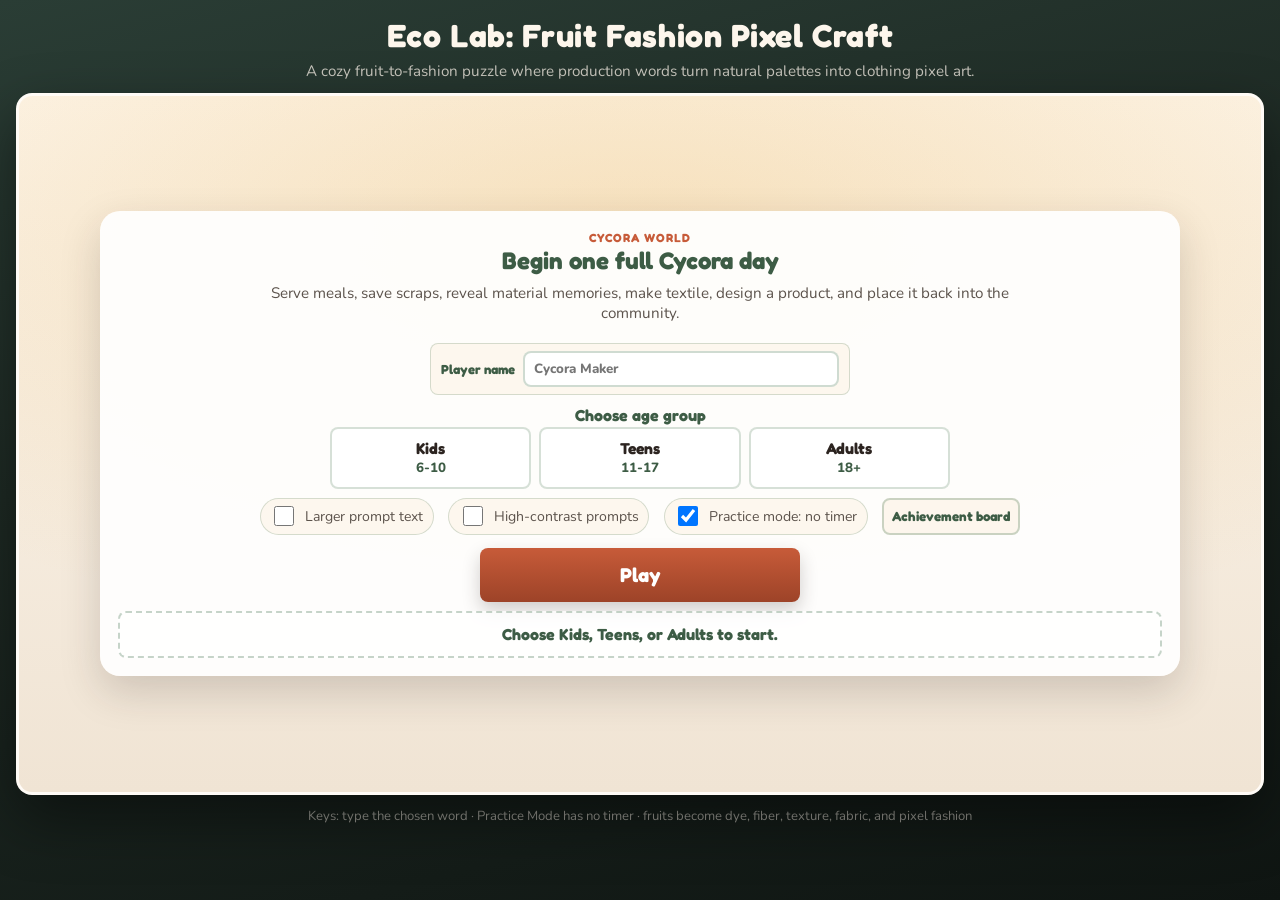
<file: Cycora V2/index.html>
<!DOCTYPE html>
<html lang="en">
<head>
  <meta charset="UTF-8" />
  <meta name="viewport" content="width=device-width, initial-scale=1.0" />
  <title>Eco Lab: Fruit Fashion Pixel Craft</title>
  <link rel="preconnect" href="https://fonts.googleapis.com" />
  <link rel="preconnect" href="https://fonts.gstatic.com" crossorigin />
  <link href="https://fonts.googleapis.com/css2?family=Fredoka:wght@400;500;600;700&family=Nunito:wght@400;600;700&display=swap" rel="stylesheet" />
  <link rel="stylesheet" href="css/styles.css" />
</head>
<body>
  <div id="app">
    <header class="title-bar">
      <h1>Eco Lab: Fruit Fashion Pixel Craft</h1>
      <p class="tagline">A cozy fruit-to-fashion puzzle where production words turn natural palettes into clothing pixel art.</p>
    </header>

    <div id="game-viewport" class="game-viewport" role="application" aria-label="Cycora Circular Design Lab game">
      <!-- Menu overlay -->
      <div id="screen-menu" class="screen screen-menu">
        <div class="menu-card">
          <h2>Start crafting</h2>
          <p class="menu-blurb">Receive fruits, sort process words, convert them into dyes and materials, then fill hoodies, dresses, sneakers, jackets, and futuristic pixel fashion pieces.</p>
          <button type="button" class="btn-play" id="btn-start-game">Play</button>
          <label class="accessibility-toggle">
            <input type="checkbox" id="opt-large-prompts" />
            <span>Larger prompt text</span>
          </label>
          <label class="accessibility-toggle">
            <input type="checkbox" id="opt-high-contrast" />
            <span>High-contrast prompts</span>
          </label>
        </div>
      </div>

      <!-- Main game -->
      <div id="screen-game" class="screen screen-game hidden">
        <div class="hud" id="hud">
          <div class="hud-block">
            <span class="hud-label">Time</span>
            <span class="hud-value" id="hud-timer">—</span>
          </div>
          <div class="hud-block">
            <span class="hud-label">Level</span>
            <span class="hud-value" id="hud-profit">$0</span>
          </div>
          <div class="hud-block">
            <span class="hud-label">Impact</span>
            <span class="hud-value" id="hud-impact">0</span>
          </div>
          <div class="hud-block">
            <span class="hud-label">Meals</span>
            <span class="hud-value" id="hud-meals">0</span>
          </div>
          <div class="hud-block">
            <span class="hud-label" id="hud-redirect-label">Redirected</span>
            <span class="hud-value" id="hud-waste">0</span>
          </div>
          <div class="hud-block combo-block">
            <span class="hud-label">Progress</span>
            <span class="hud-value" id="hud-combo">—</span>
          </div>
          <button type="button" class="hud-board-btn" id="btn-hud-leaderboard" aria-label="Open achievement board">Board</button>
        </div>

        <div class="scene">
          <div class="scene-atmosphere" aria-hidden="true"></div>
          <div class="chef-avatar" id="chef-avatar">
            <img class="chef-sprite" src="Assets/PlayerChef.png" alt="Chef" width="120" height="120" data-asset="Assets/PlayerChef.png" />
          </div>
          <div class="kitchen-panel">
            <div class="panel-label">Kitchen</div>
            <div class="kitchen-scene" aria-hidden="true">
              <div class="kitchen-floor"></div>
              <div class="sprite-interactive sprite-prop kitchen-prop-utensils">
                <button type="button" class="sprite-hit" aria-label="Utensils rack — click for feedback; type when a station glows"></button>
                <div class="sprite-fx-wrap">
                  <img class="sprite-img" src="Assets/Utensils.png" alt="" data-asset="Assets/Utensils.png" />
                </div>
              </div>

              <div class="sprite-interactive station-fridge" data-station="fridge" id="station-fridge">
                <button type="button" class="sprite-hit" aria-label="Fridge — type the word when this glows"></button>
                <div class="sprite-fx-wrap">
                  <img class="sprite-img" src="Assets/Fridge.png" alt="" data-asset="Assets/Fridge.png" />
                </div>
                <span class="sprite-label">Fridge</span>
                <div class="prompt-anchor" id="prompt-fridge"></div>
              </div>
              <div class="sprite-interactive station-pantry" data-station="pantry" id="station-pantry">
                <button type="button" class="sprite-hit" aria-label="Pantry"></button>
                <div class="sprite-fx-wrap">
                  <img class="sprite-img" src="Assets/Pantry.png" alt="" data-asset="Assets/Pantry.png" />
                </div>
                <span class="sprite-label">Pantry</span>
                <div class="prompt-anchor" id="prompt-pantry"></div>
              </div>
              <div class="sprite-interactive station-chop" data-station="chop" id="station-chop">
                <button type="button" class="sprite-hit" aria-label="Chopping station"></button>
                <div class="sprite-fx-wrap">
                  <img class="sprite-img" src="Assets/ChoppingStation.png" alt="" data-asset="Assets/ChoppingStation.png" />
                </div>
                <span class="sprite-label">Chop</span>
                <div class="prompt-anchor" id="prompt-chop"></div>
              </div>
              <div class="sprite-interactive station-stove" data-station="stove" id="station-stove">
                <button type="button" class="sprite-hit" aria-label="Stove"></button>
                <div class="sprite-fx-wrap">
                  <img class="sprite-img" src="Assets/Stove.png" alt="" data-asset="Assets/Stove.png" />
                </div>
                <span class="sprite-label">Stove</span>
                <div class="prompt-anchor" id="prompt-stove"></div>
              </div>
              <div class="sprite-interactive station-sink" data-station="sink" id="station-sink">
                <button type="button" class="sprite-hit" aria-label="Sink"></button>
                <div class="sprite-fx-wrap">
                  <img class="sprite-img" src="Assets/Sink.png" alt="" data-asset="Assets/Sink.png" />
                </div>
                <span class="sprite-label">Sink</span>
                <div class="prompt-anchor" id="prompt-sink"></div>
              </div>
              <div class="sprite-interactive station-plate" data-station="plate" id="station-plate">
                <button type="button" class="sprite-hit" aria-label="Plating counter"></button>
                <div class="sprite-fx-wrap">
                  <img class="sprite-img" src="Assets/PlatingCounter.png" alt="" data-asset="Assets/PlatingCounter.png" />
                </div>
                <span class="sprite-label">Plating</span>
                <div class="prompt-anchor" id="prompt-plate"></div>
              </div>
            </div>
          </div>

          <div class="dining-panel">
            <div class="panel-label">Dining room</div>
            <div class="dining-decor">
              <div class="menu-board">Today: soup · sandwich · salad · pasta · bowls · more</div>
              <div class="dining-glow" aria-hidden="true"></div>
            </div>
            <div class="entrance" id="entrance"></div>
            <div class="dining-seating">
              <div class="tables-row" id="tables-container"></div>
            </div>
            <div class="sitting-area" aria-label="Cozy waiting area">
              <span class="sitting-label">Sitting area</span>
              <div class="lounge-seat">
                <img src="Assets/Chair.png" alt="" width="42" height="42" data-asset="Assets/Chair.png" />
                <span>Wait here</span>
              </div>
              <div class="lounge-seat">
                <img src="Assets/Table.png" alt="" width="48" height="34" data-asset="Assets/Table.png" />
                <span>Story spot</span>
              </div>
            </div>
            <!-- Logical anchor for “serve” typing step (prompt chip only — no pass-through prop) -->
            <div id="station-serve" class="serve-step-anchor" data-station="serve" aria-hidden="true">
              <div class="prompt-anchor" id="prompt-serve"></div>
            </div>
          </div>
        </div>

        <div class="waste-dock recovery-dock hidden" id="waste-dock">
          <div class="recovery-header">
            <div class="panel-label waste-title" id="recovery-dock-title">Recovery channels</div>
            <p class="recovery-network-tag">Cycora loop · stuff stays useful instead of vanishing</p>
          </div>
          <p class="waste-hint" id="waste-hint">Read the card, then type where you’d send it.</p>
          <div class="leftover-slot" id="leftover-slot"></div>
          <details class="recovery-legend">
            <summary>What the helper routes mean</summary>
            <div class="recovery-legend-body" id="recovery-legend-body"></div>
          </details>
          <div class="bins-row bins-row-four recovery-channels-row">
            <div class="sprite-interactive channel-bin bin bin-recovery channel-donation" data-bin="donation" id="bin-donation">
              <button type="button" class="sprite-hit" aria-label="Donation bin — type donation"></button>
              <div class="sprite-fx-wrap bin-sprite-wrap">
                <img class="sprite-img" src="Assets/Yellow.png" alt="" data-asset="Assets/Yellow.png" />
              </div>
              <span class="sprite-label channel-name">Donation</span>
              <span class="sprite-sub channel-role">Transformation</span>
              <div class="prompt-anchor" id="prompt-donation"></div>
            </div>
            <div class="sprite-interactive channel-bin bin bin-recovery channel-compost" data-bin="compost" id="bin-compost">
              <button type="button" class="sprite-hit" aria-label="Compost bin — type compost"></button>
              <div class="sprite-fx-wrap bin-sprite-wrap">
                <img class="sprite-img" src="Assets/Green.png" alt="" data-asset="Assets/Green.png" />
              </div>
              <span class="sprite-label channel-name">Compost</span>
              <span class="sprite-sub channel-role">Organic cycle</span>
              <div class="prompt-anchor" id="prompt-compost"></div>
            </div>
            <div class="sprite-interactive channel-bin bin bin-recovery channel-recycle" data-bin="recycle" id="bin-recycle">
              <button type="button" class="sprite-hit" aria-label="Recycle bin — type recycle"></button>
              <div class="sprite-fx-wrap bin-sprite-wrap">
                <img class="sprite-img" src="Assets/Blue.png" alt="" data-asset="Assets/Blue.png" />
              </div>
              <span class="sprite-label channel-name">Recycle</span>
              <span class="sprite-sub channel-role">Material recovery</span>
              <div class="prompt-anchor" id="prompt-recycle"></div>
            </div>
            <div class="sprite-interactive channel-bin bin bin-recovery channel-trash" data-bin="trash" id="bin-trash">
              <button type="button" class="sprite-hit" aria-label="Trash bin — type trash"></button>
              <div class="sprite-fx-wrap bin-sprite-wrap">
                <img class="sprite-img" src="Assets/Red.png" alt="" data-asset="Assets/Red.png" />
              </div>
              <span class="sprite-label channel-name">Trash</span>
              <span class="sprite-sub channel-role">Final discard</span>
              <div class="prompt-anchor" id="prompt-trash"></div>
            </div>
          </div>
        </div>

        <div class="order-queue" id="order-queue">
          <div class="queue-title">Orders</div>
          <ul class="queue-list" id="queue-list"></ul>
        </div>

        <div class="typing-console" id="typing-console">
          <div class="typing-label" id="typing-label">Type the word on screen</div>
          <div class="word-display" id="word-display" aria-live="polite"></div>
          <label class="mobile-type-label" for="mobile-typing-input">Type here</label>
          <input
            type="text"
            class="mobile-typing-input"
            id="mobile-typing-input"
            autocomplete="off"
            autocorrect="off"
            autocapitalize="none"
            spellcheck="false"
            inputmode="text"
            enterkeyhint="done"
            aria-label="Type the active Cycora prompt"
          />
          <div class="typing-hint" id="typing-hint"></div>
        </div>

        <div class="dialogue-panel" id="dialogue-panel">
          <div class="dialogue-speaker" id="dialogue-speaker">Narrator</div>
          <p class="dialogue-text" id="dialogue-text"></p>
          <p class="dialogue-continue"><kbd>Space</kbd> for next line</p>
        </div>

        <div id="fx-layer" class="fx-layer" aria-hidden="true"></div>
      </div>

      <!-- Results -->
      <div id="screen-results" class="screen screen-results hidden">
        <div class="results-card">
          <h2 id="results-title">You’re off the clock</h2>
          <div class="stars" id="results-stars" aria-hidden="true"></div>
          <ul class="results-stats" id="results-stats"></ul>
          <p class="results-flavor" id="results-flavor"></p>
          <p class="results-next-prompt" id="results-next-prompt">Ready for the next level?</p>
          <div class="results-actions">
            <button type="button" class="btn-secondary" id="btn-results-leaderboard">Achievement board</button>
            <a
              href="https://docs.google.com/forms/d/e/1FAIpQLSd7ozXwwBKZrrD3phDfpU0KMsOMQrCG4r1BKIE-bLRYWLWEhQ/viewform?usp=publish-editor"
              class="btn-secondary feedback-link"
              target="_blank"
              rel="noopener noreferrer"
              >Player feedback</a
            >
            <a
              href="#"
              class="btn-primary results-next-level"
              id="btn-next-level"
              >Next level</a
            >
            <button type="button" class="btn-secondary" id="btn-results-menu">Back to menu</button>
          </div>
        </div>
      </div>

      <!-- Achievement board -->
      <div id="leaderboard-modal" class="leaderboard-modal hidden" role="dialog" aria-modal="true" aria-labelledby="leaderboard-title">
        <div class="leaderboard-card">
          <div class="leaderboard-head">
            <div>
              <p class="map-kicker">Eco Maker Collection</p>
              <h2 id="leaderboard-title">Achievement Board</h2>
            </div>
            <button type="button" class="leaderboard-close" id="btn-close-leaderboard" aria-label="Close achievement board">Close</button>
          </div>
          <div class="leaderboard-body" id="leaderboard-body"></div>
        </div>
      </div>

    </div>

    <footer class="footer-hint">
      Keys: type the chosen word · Practice Mode has no timer · fruits become dye, fiber, texture, fabric, and pixel fashion
    </footer>
  </div>

  <script src="js/config.js"></script>
  <script src="js/dialogue.js"></script>
  <script src="js/piano-typing.js"></script>
  <script src="js/typing.js?v=guided-next-fix"></script>
  <script src="js/game.js?v=guided-next-fix"></script>
  <script src="js/main.js"></script>
</body>
</html>
</file>
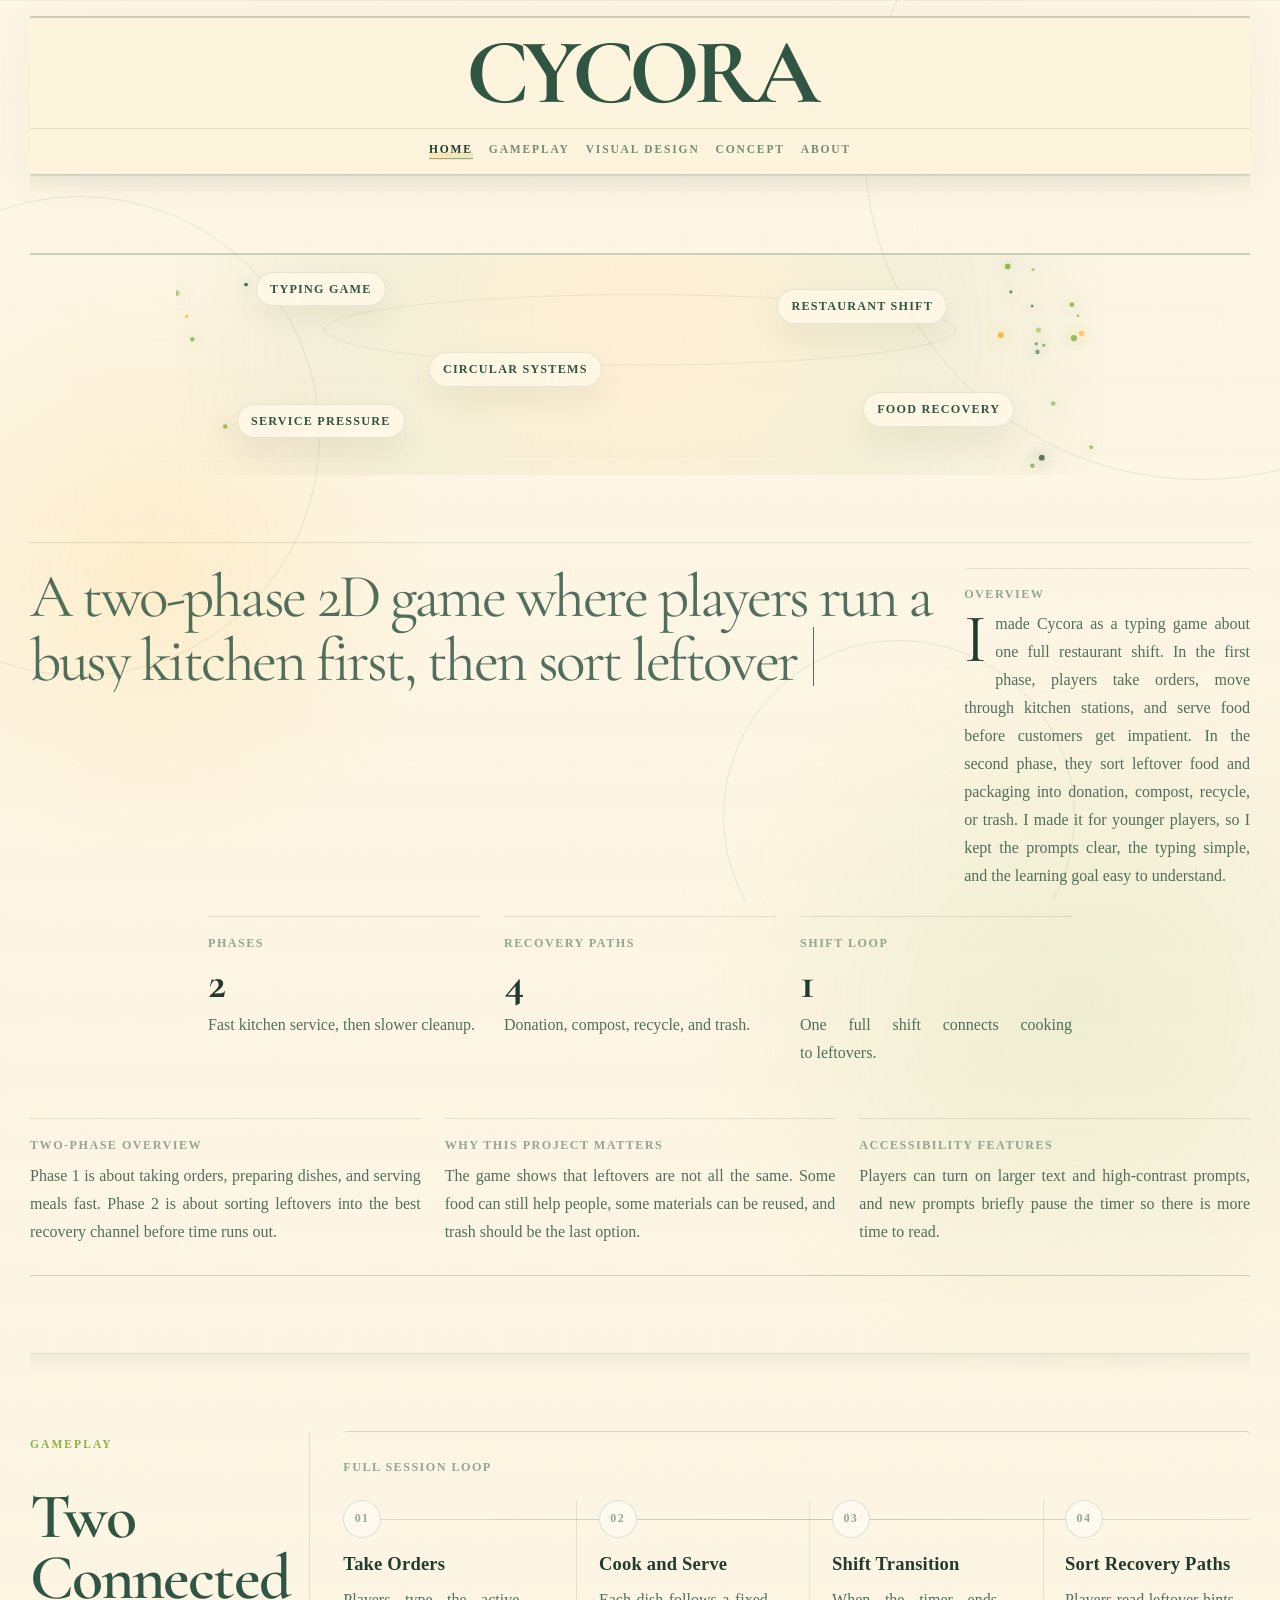
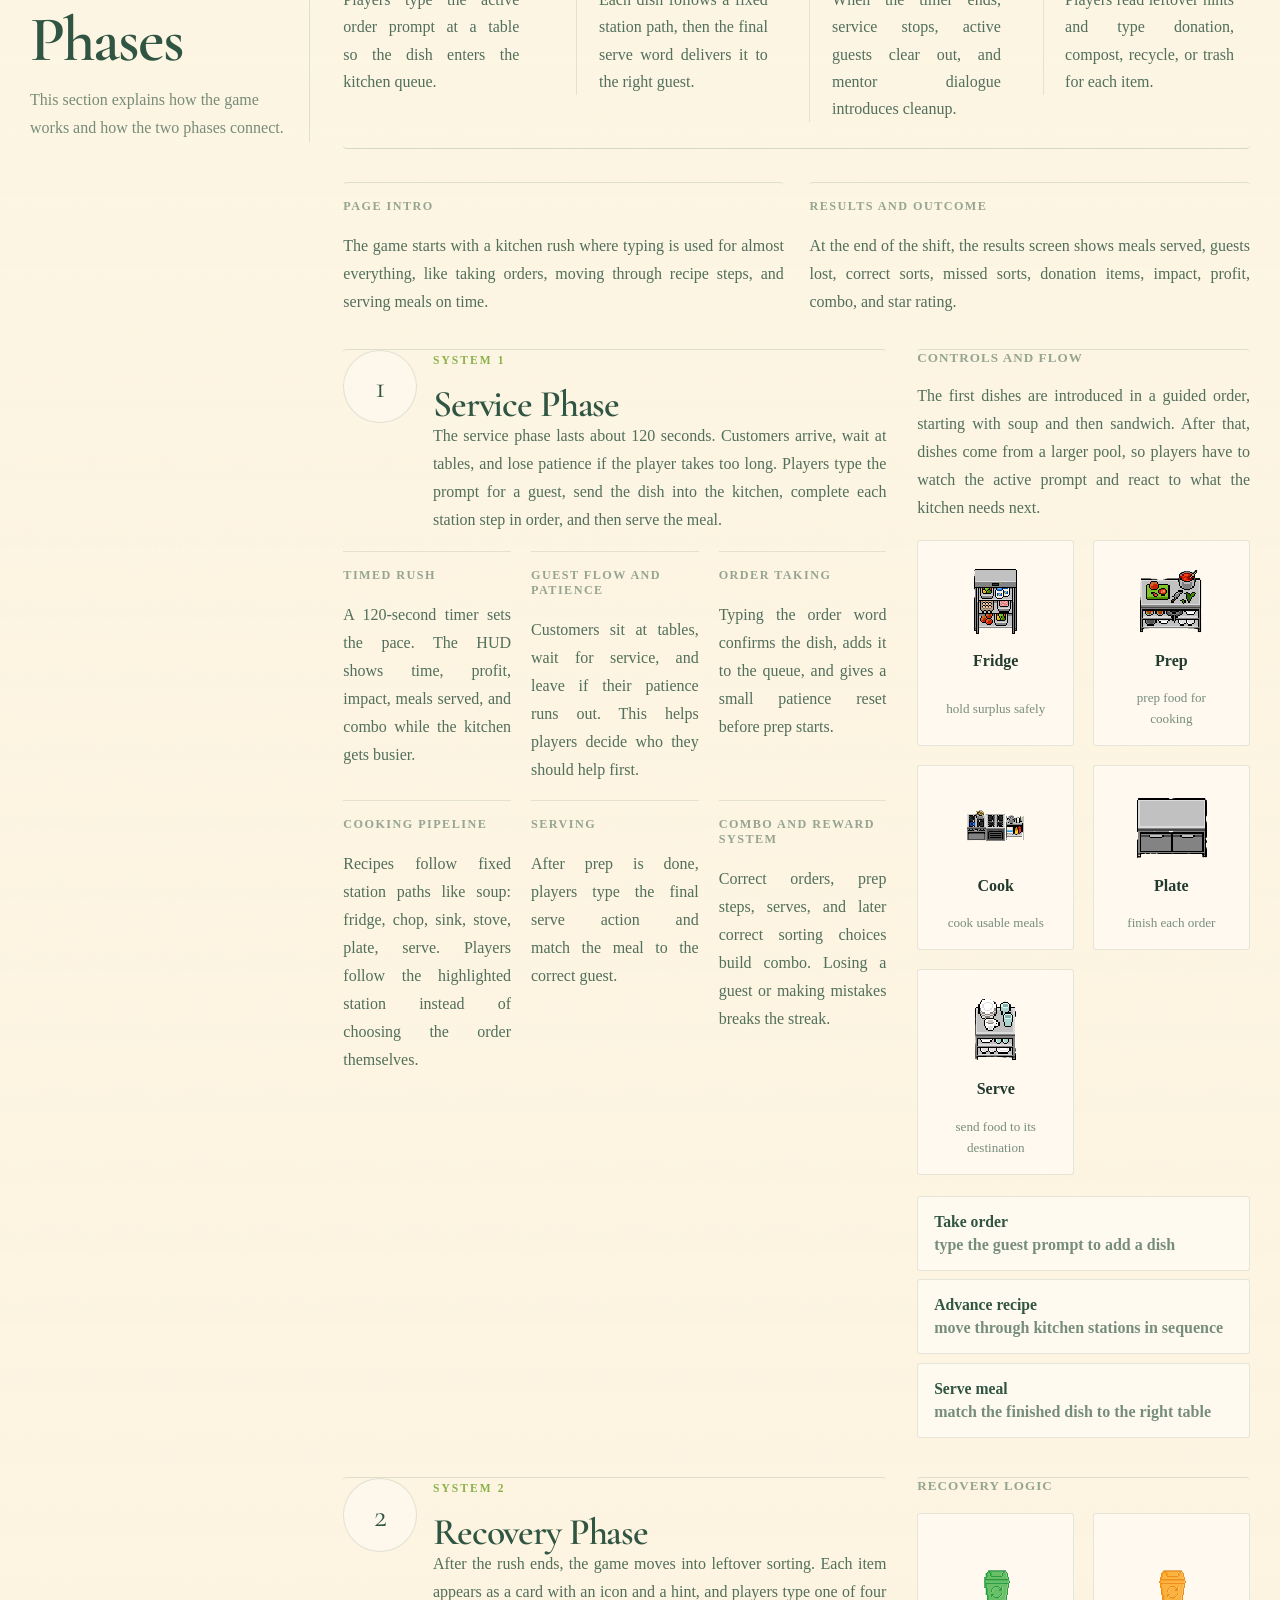
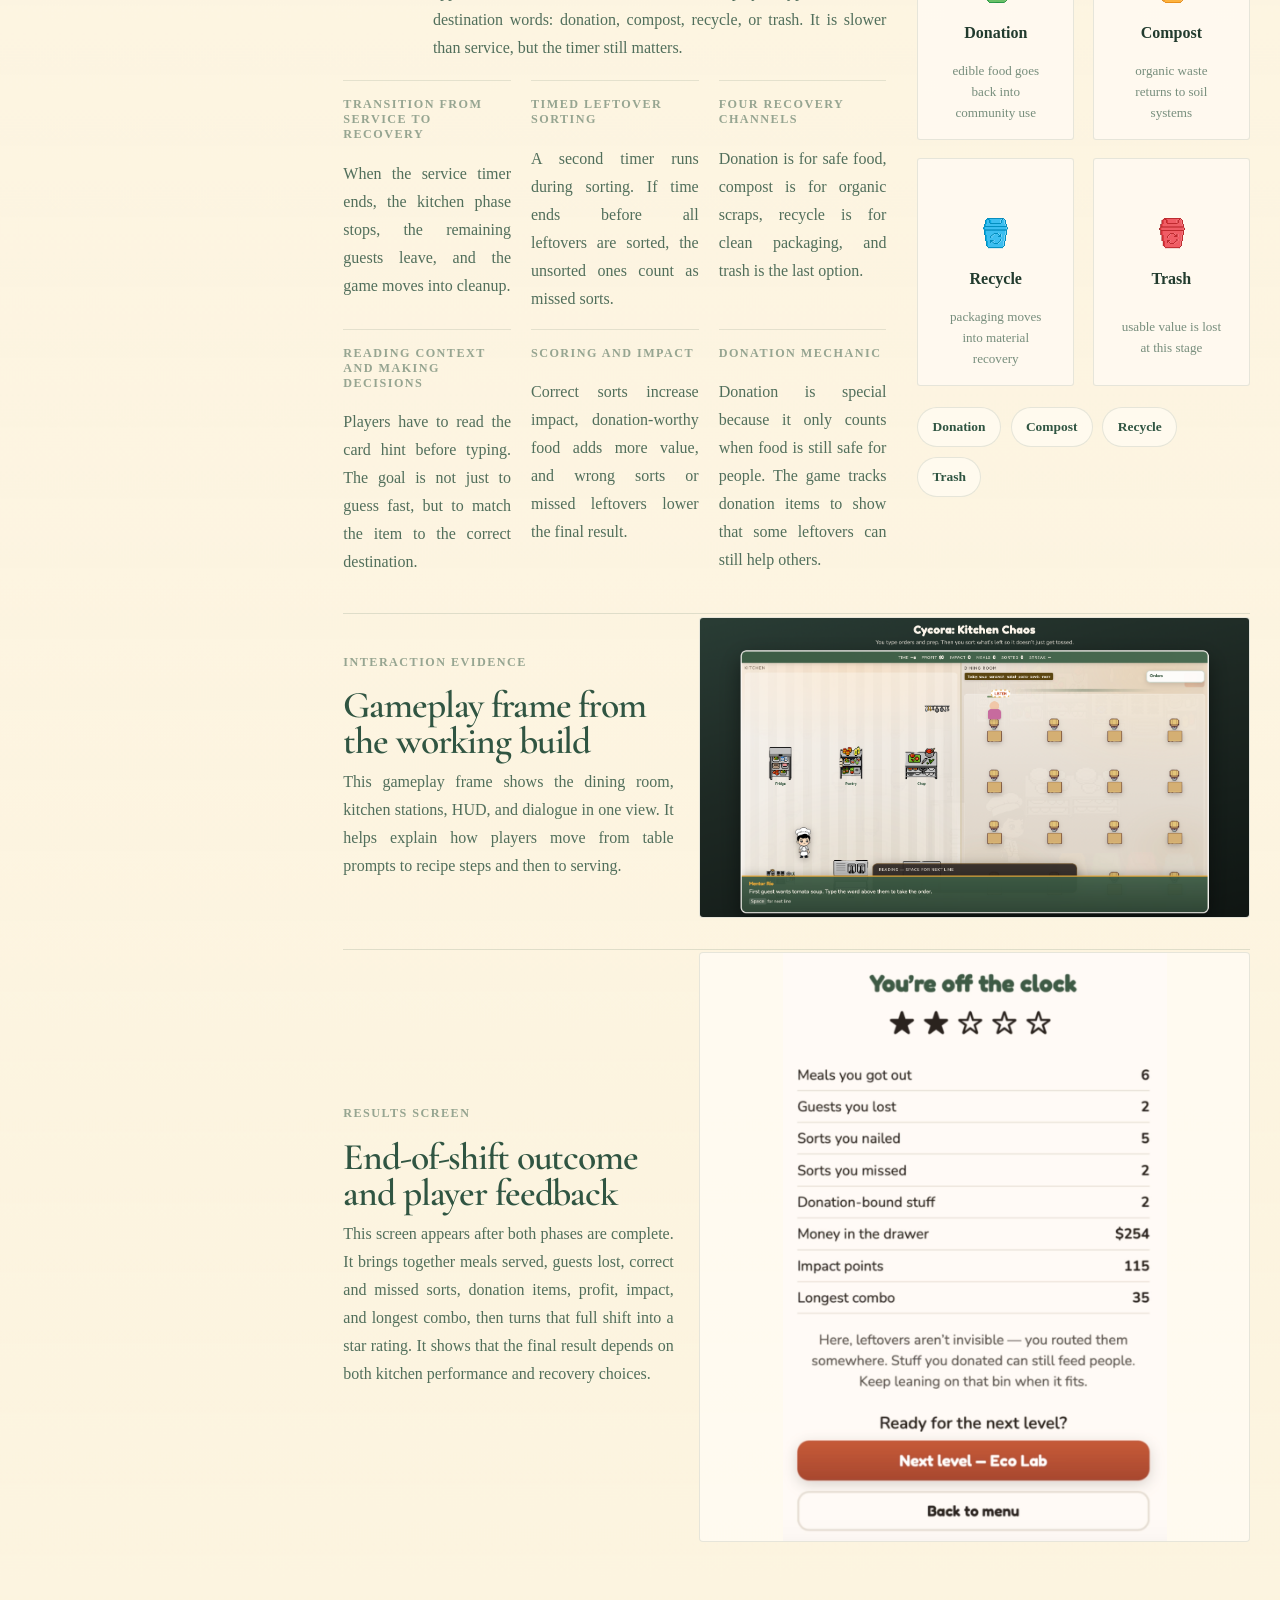
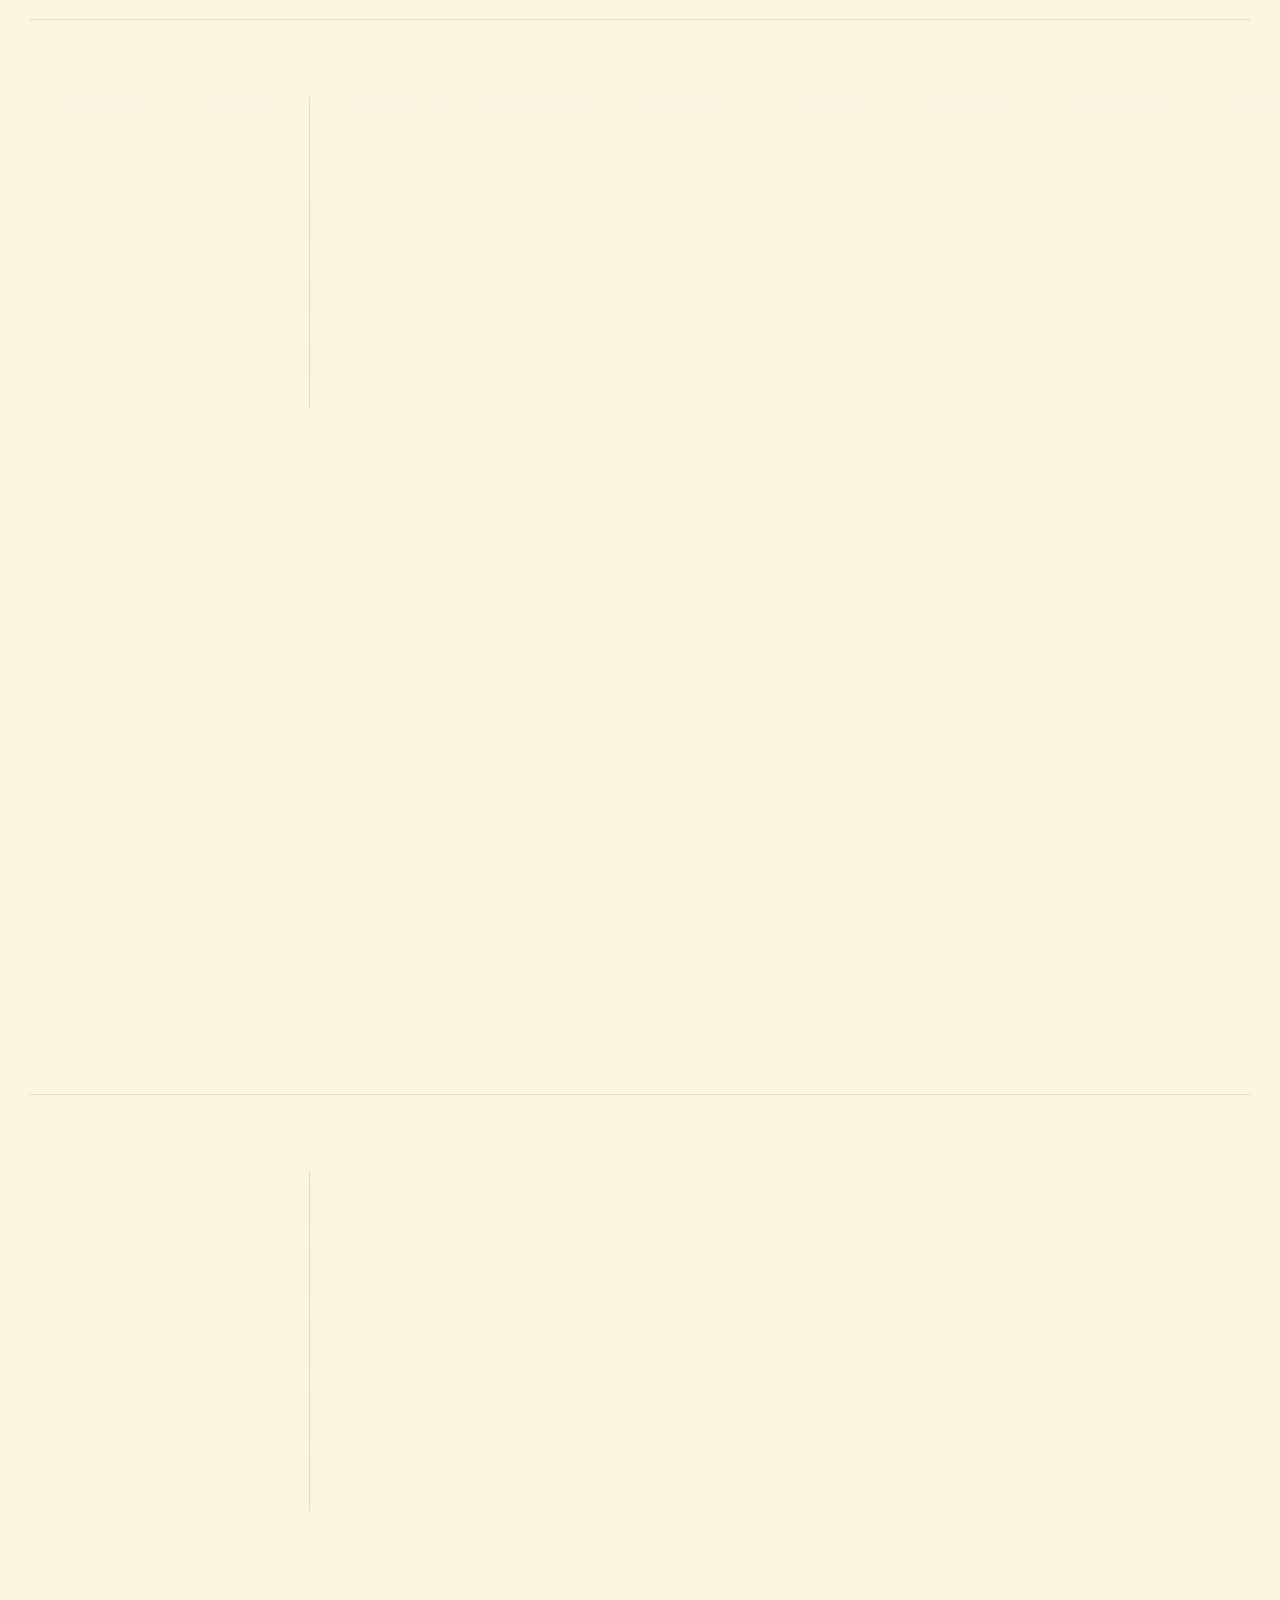
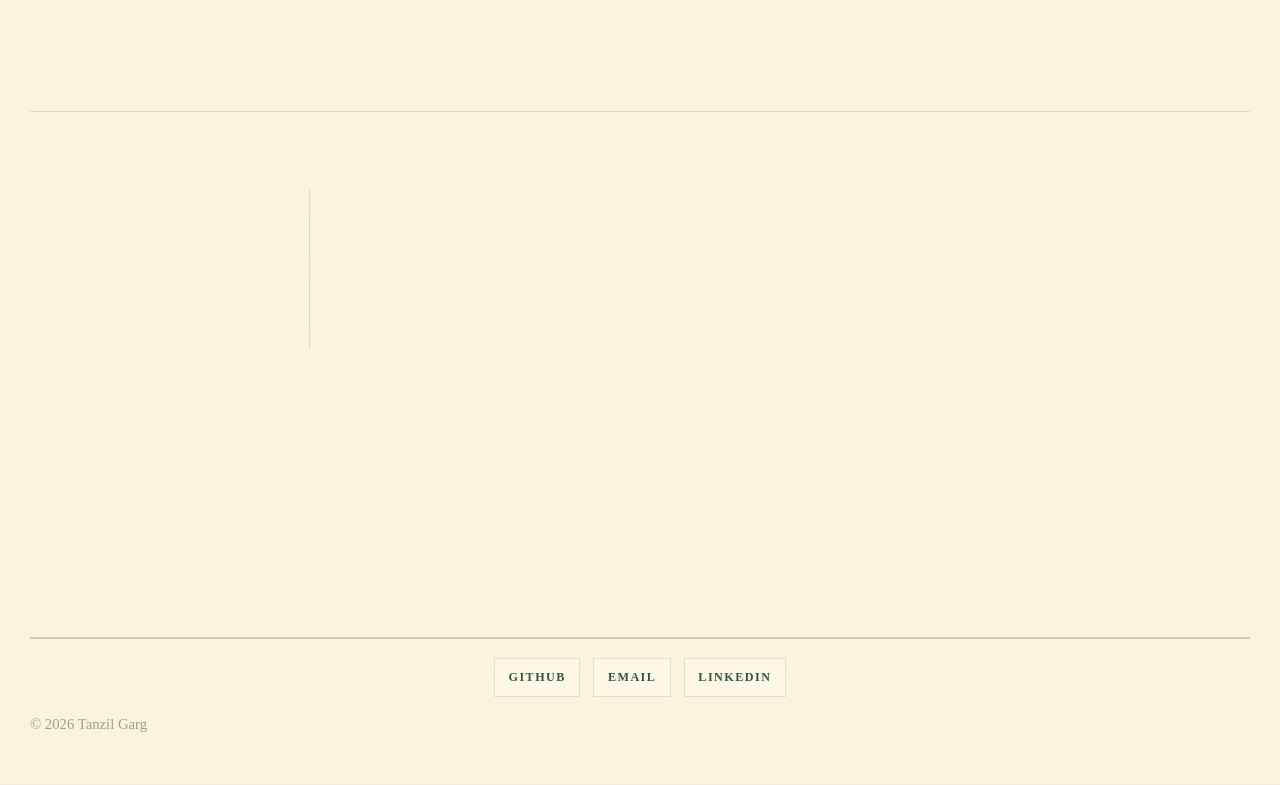
<file: Project Documentation Website/index.html>
<!DOCTYPE html>
<html lang="en">
  <head>
    <meta charset="UTF-8" />
    <meta name="viewport" content="width=device-width, initial-scale=1.0" />
    <title>Cycora | Project Documentation</title>
    <meta
      name="description"
      content="Cycora: Kitchen Chaos is a two-phase typing game about running a busy kitchen, serving customers, and sorting leftovers into better recovery paths."
    />
    <link rel="preconnect" href="https://fonts.googleapis.com" />
    <link rel="preconnect" href="https://fonts.gstatic.com" crossorigin />
    <link
      href="https://fonts.googleapis.com/css2?family=Cormorant+Garamond:wght@600;700&family=Manrope:wght@400;500;700;800&display=swap"
      rel="stylesheet"
    />
    <link rel="stylesheet" href="styles.css" />
  </head>
  <body class="phase-service">
    <div class="page-grain" aria-hidden="true"></div>
    <div class="page-orbits" aria-hidden="true">
      <span class="orbit orbit-a"></span>
      <span class="orbit orbit-b"></span>
      <span class="orbit orbit-c"></span>
    </div>
    <div class="custom-cursor" aria-hidden="true">
      <span class="custom-cursor-ring"></span>
      <span class="custom-cursor-chef">
        <img src="Icons/PlayerChef.png" alt="" />
      </span>
    </div>

    <header class="site-header">
      <div class="brand">
          <strong>CYCORA</strong>
      </div>

      <button class="nav-toggle" type="button" aria-expanded="false" aria-controls="site-navigation">
        Menu
      </button>

      <nav class="site-nav" id="site-navigation" aria-label="Main navigation">
        <a href="#home">Home</a>
        <a href="#systems">Gameplay</a>
        <a href="#visuals">Visual Design</a>
        <a href="#concept">Concept</a>
        <a href="#about">About</a>
      </nav>
    </header>

    <main>
      <section class="section hero" id="home" data-phase="service" data-phase-label="Service" data-edition="01">
        <div class="hero-stage">
          <div class="hero-animation-band" aria-hidden="true">
            <canvas id="particleCanvas"></canvas>

            <div class="floating-elements">
              <span class="float-card card-a">Typing Game</span>
              <span class="float-card card-b">Restaurant Shift</span>
              <span class="float-card card-c">Service Pressure</span>
              <span class="float-card card-d">Food Recovery</span>
              <span class="float-card card-e">Circular Systems</span>
            </div>
          </div>

          <div class="hero-frontpage">
            <div class="hero-copy">
              <h1 class="sr-only">Cycora</h1>
              <p class="hero-line type-ink" data-type-speed="18">
                A two-phase 2D game where players run a busy kitchen first, then sort leftover food after the shift.
              </p>
            </div>

            <div class="hero-details">
              <div class="insight-panel overview-lead">
                <span class="summary-label">Overview</span>
                <p>
                  I made Cycora as a typing game about one full restaurant shift. In the first phase,
                  players take orders, move through kitchen stations, and serve food before customers get
                  impatient. In the second phase, they sort leftover food and packaging into donation,
                  compost, recycle, or trash. I made it for younger players, so I kept the prompts clear,
                  the typing simple, and the learning goal easy to understand.
                </p>
              </div>
            </div>
          </div>

          <div class="hero-ledger" aria-label="Project at a glance">
            <article class="ledger-item">
              <span class="summary-label">Phases</span>
              <strong class="count-number" data-target="2">0</strong>
              <p>Fast kitchen service, then slower cleanup.</p>
            </article>
            <article class="ledger-item">
              <span class="summary-label">Recovery Paths</span>
              <strong class="count-number" data-target="4">0</strong>
              <p>Donation, compost, recycle, and trash.</p>
            </article>
            <article class="ledger-item">
              <span class="summary-label">Shift Loop</span>
              <strong class="count-number" data-target="1">0</strong>
              <p>One full shift connects cooking to leftovers.</p>
            </article>
          </div>

        <div class="hero-summary">
          <article>
            <span class="summary-label">Two-Phase Overview</span>
            <p>
              Phase 1 is about taking orders, preparing dishes, and serving meals fast. Phase 2 is about
              sorting leftovers into the best recovery channel before time runs out.
            </p>
          </article>
          <article>
            <span class="summary-label">Why This Project Matters</span>
            <p>
              The game shows that leftovers are not all the same. Some food can still help people, some
              materials can be reused, and trash should be the last option.
            </p>
          </article>
          <article>
            <span class="summary-label">Accessibility Features</span>
            <p>
              Players can turn on larger text and high-contrast prompts, and new prompts briefly pause the
              timer so there is more time to read.
            </p>
          </article>
        </div>
      </section>

      <section class="section" id="systems" data-phase="service" data-phase-label="Service" data-edition="02">
        <div class="section-split">
          <div class="section-intro sticky-intro">
            <p class="kicker">Gameplay</p>
            <h2 class="type-ink" data-type-speed="18">Two Connected Phases</h2>
            <p class="intro-note">
              This section explains how the game works and how the two phases connect.
            </p>
          </div>

          <div class="cycle-body">
            <div class="cycle-map">
              <span class="summary-label">Full Session Loop</span>
              <div class="cycle-track" aria-label="Full session loop">
                <article class="cycle-step is-hot">
                  <span class="cycle-step-index">01</span>
                  <strong>Take Orders</strong>
                  <p>Players type the active order prompt at a table so the dish enters the kitchen queue.</p>
                </article>
                <article class="cycle-step is-hot">
                  <span class="cycle-step-index">02</span>
                  <strong>Cook and Serve</strong>
                  <p>Each dish follows a fixed station path, then the final serve word delivers it to the right guest.</p>
                </article>
                <article class="cycle-step is-transition">
                  <span class="cycle-step-index">03</span>
                  <strong>Shift Transition</strong>
                  <p>When the timer ends, service stops, active guests clear out, and mentor dialogue introduces cleanup.</p>
                </article>
                <article class="cycle-step is-calm">
                  <span class="cycle-step-index">04</span>
                  <strong>Sort Recovery Paths</strong>
                  <p>Players read leftover hints and type donation, compost, recycle, or trash for each item.</p>
                </article>
              </div>
            </div>

            <div class="cycle-compare">
              <article class="compare-card phase-hot">
                <span class="compare-label">Page Intro</span>
                <p>
                  The game starts with a kitchen rush where typing is used for almost everything, like
                  taking orders, moving through recipe steps, and serving meals on time.
                </p>
              </article>
              <article class="compare-card phase-calm">
                <span class="compare-label">Results and Outcome</span>
                <p>
                  At the end of the shift, the results screen shows meals served, guests lost, correct
                  sorts, missed sorts, donation items, impact, profit, combo, and star rating.
                </p>
              </article>
            </div>

            <div class="phase-body service-section">
              <article class="phase-story hot-panel">
                <div class="phase-heading">
                  <div class="phase-index">1</div>
                  <div>
                    <p class="kicker">System 1</p>
                    <h3 class="type-ink" data-type-speed="16">Service Phase</h3>
                    <p>
                      The service phase lasts about 120 seconds. Customers arrive, wait at tables, and lose
                      patience if the player takes too long. Players type the prompt for a guest, send the
                      dish into the kitchen, complete each station step in order, and then serve the meal.
                    </p>
                  </div>
                </div>

                <div class="phase-grid service-grid">
                  <article class="detail-card">
                    <span class="card-label">Timed Rush</span>
                    <p>
                      A 120-second timer sets the pace. The HUD shows time, profit, impact, meals served,
                      and combo while the kitchen gets busier.
                    </p>
                  </article>
                  <article class="detail-card">
                    <span class="card-label">Guest Flow and Patience</span>
                    <p>
                      Customers sit at tables, wait for service, and leave if their patience runs out. This
                      helps players decide who they should help first.
                    </p>
                  </article>
                  <article class="detail-card">
                    <span class="card-label">Order Taking</span>
                    <p>
                      Typing the order word confirms the dish, adds it to the queue, and gives a small
                      patience reset before prep starts.
                    </p>
                  </article>
                  <article class="detail-card">
                    <span class="card-label">Cooking Pipeline</span>
                    <p>
                      Recipes follow fixed station paths like soup: fridge, chop, sink, stove, plate, serve.
                      Players follow the highlighted station instead of choosing the order themselves.
                    </p>
                  </article>
                  <article class="detail-card">
                    <span class="card-label">Serving</span>
                    <p>
                      After prep is done, players type the final serve action and match the meal to the
                      correct guest.
                    </p>
                  </article>
                  <article class="detail-card">
                    <span class="card-label">Combo and Reward System</span>
                    <p>
                      Correct orders, prep steps, serves, and later correct sorting choices build combo.
                      Losing a guest or making mistakes breaks the streak.
                    </p>
                  </article>
                </div>
              </article>

              <aside class="interface-panel service-demo">
                <div class="panel-header">
                  <span>Controls and Flow</span>
                </div>
                <p>
                  The first dishes are introduced in a guided order, starting with soup and then sandwich.
                  After that, dishes come from a larger pool, so players have to watch the active prompt
                  and react to what the kitchen needs next.
                </p>
                <div class="component-strip" aria-label="Service phase components">
                  <article class="component-chip">
                    <img src="Icons/Fridge.png" alt="Fridge icon representing cold storage." />
                    <strong>Fridge</strong>
                    <span>hold surplus safely</span>
                  </article>
                  <article class="component-chip">
                    <img src="Icons/ChoppingStation.png" alt="Chopping station icon representing prep work." />
                    <strong>Prep</strong>
                    <span>prep food for cooking</span>
                  </article>
                  <article class="component-chip">
                    <img src="Icons/Stove.png" alt="Stove icon representing cooking." />
                    <strong>Cook</strong>
                    <span>cook usable meals</span>
                  </article>
                  <article class="component-chip">
                    <img src="Icons/PlatingCounter.png" alt="Plating counter icon representing final assembly." />
                    <strong>Plate</strong>
                    <span>finish each order</span>
                  </article>
                  <article class="component-chip">
                    <img src="Icons/ServingCounter.png" alt="Serving counter icon representing delivery." />
                    <strong>Serve</strong>
                    <span>send food to its destination</span>
                  </article>
                </div>
                <div class="ticket-stack">
                  <div class="ticket" data-note="Orders stack quickly, so the player has to prioritize.">
                    <strong>Take order</strong>
                    <span>type the guest prompt to add a dish</span>
                  </div>
                  <div class="ticket" data-note="Recipe steps keep the player moving through the kitchen.">
                    <strong>Advance recipe</strong>
                    <span>move through kitchen stations in sequence</span>
                  </div>
                  <div class="ticket" data-note="Correct delivery closes the loop and resets table flow.">
                    <strong>Serve meal</strong>
                    <span>match the finished dish to the right table</span>
                  </div>
                </div>
              </aside>
            </div>

            <div class="phase-body recovery-section">
              <article class="phase-story calm-panel">
                <div class="phase-heading">
                  <div class="phase-index">2</div>
                  <div>
                    <p class="kicker">System 2</p>
                    <h3 class="type-ink" data-type-speed="16">Recovery Phase</h3>
                    <p>
                      After the rush ends, the game moves into leftover sorting. Each item appears as a
                      card with an icon and a hint, and players type one of four destination words:
                      donation, compost, recycle, or trash. It is slower than service, but the timer still matters.
                    </p>
                  </div>
                </div>

                <div class="phase-grid recovery-grid">
                  <article class="detail-card">
                    <span class="card-label">Transition from Service to Recovery</span>
                    <p>
                      When the service timer ends, the kitchen phase stops, the remaining guests leave, and
                      the game moves into cleanup.
                    </p>
                  </article>
                  <article class="detail-card">
                    <span class="card-label">Timed Leftover Sorting</span>
                    <p>
                      A second timer runs during sorting. If time ends before all leftovers are sorted, the
                      unsorted ones count as missed sorts.
                    </p>
                  </article>
                  <article class="detail-card">
                    <span class="card-label">Four Recovery Channels</span>
                    <p>
                      Donation is for safe food, compost is for organic scraps, recycle is for clean
                      packaging, and trash is the last option.
                    </p>
                  </article>
                  <article class="detail-card">
                    <span class="card-label">Reading Context and Making Decisions</span>
                    <p>
                      Players have to read the card hint before typing. The goal is not just to guess fast,
                      but to match the item to the correct destination.
                    </p>
                  </article>
                  <article class="detail-card">
                    <span class="card-label">Scoring and Impact</span>
                    <p>
                      Correct sorts increase impact, donation-worthy food adds more value, and wrong sorts
                      or missed leftovers lower the final result.
                    </p>
                  </article>
                  <article class="detail-card">
                    <span class="card-label">Donation Mechanic</span>
                    <p>
                      Donation is special because it only counts when food is still safe for people. The
                      game tracks donation items to show that some leftovers can still help others.
                    </p>
                  </article>
                </div>
              </article>

              <aside class="interface-panel recovery-demo">
                <div class="panel-header">
                  <span>Recovery Logic</span>
                </div>
                <div class="channel-components" aria-label="Recovery channel components">
                  <article class="channel-chip">
                    <img src="Icons/Green.png" alt="Green token for donation." />
                    <strong>Donation</strong>
                    <span>edible food goes back into community use</span>
                  </article>
                  <article class="channel-chip">
                    <img src="Icons/Yellow.png" alt="Yellow token for compost." />
                    <strong>Compost</strong>
                    <span>organic waste returns to soil systems</span>
                  </article>
                  <article class="channel-chip">
                    <img src="Icons/Blue.png" alt="Blue token for recycling." />
                    <strong>Recycle</strong>
                    <span>packaging moves into material recovery</span>
                  </article>
                  <article class="channel-chip">
                    <img src="Icons/Red.png" alt="Red token for trash." />
                    <strong>Trash</strong>
                    <span>usable value is lost at this stage</span>
                  </article>
                </div>
                <div class="sort-options" aria-label="Recovery channels">
                  <span data-channel="donation" data-note="Keeps edible food in circulation.">Donation</span>
                  <span data-channel="compost" data-note="Returns organics to a softer cycle.">Compost</span>
                  <span data-channel="recycle" data-note="Routes packaging into material processing.">Recycle</span>
                  <span data-channel="trash" data-note="Marks the point where value is lost.">Trash</span>
                </div>
              </aside>
            </div>

            <article class="systems-evidence">
              <div class="systems-evidence-copy">
                <span class="card-label">Interaction Evidence</span>
                <h3>Gameplay frame from the working build</h3>
                <p>
                  This gameplay frame shows the dining room, kitchen stations, HUD, and dialogue in one
                  view. It helps explain how players move from table prompts to recipe steps and then to serving.
                </p>
              </div>
              <div class="systems-evidence-media">
                <img src="Gameplay Screenshot.png" alt="Gameplay screenshot showing Cycora's kitchen, dining room, and HUD." />
              </div>
            </article>

            <article class="systems-evidence results-evidence">
              <div class="systems-evidence-copy">
                <span class="card-label">Results Screen</span>
                <h3>End-of-shift outcome and player feedback</h3>
                <p>
                  This screen appears after both phases are complete. It brings together meals served,
                  guests lost, correct and missed sorts, donation items, profit, impact, and longest
                  combo, then turns that full shift into a star rating. It shows that the final result
                  depends on both kitchen performance and recovery choices.
                </p>
              </div>
              <div class="systems-evidence-media">
                <img src="Results.png" alt="Cycora results screen showing star rating, meals served, guests lost, sorting results, donation-bound items, profit, impact, and combo." />
              </div>
            </article>
          </div>
        </div>
      </section>

      <section class="section" id="visuals" data-phase="recovery" data-phase-label="Recovery" data-edition="03">
        <div class="section-split">
          <div class="section-intro sticky-intro">
            <p class="kicker">Visual Design</p>
            <h2 class="type-ink" data-type-speed="18">Readable, Fast, Distinct</h2>
            <p class="intro-note">
              This section focuses on the interface, readability, and the final visual style.
            </p>
          </div>

          <div class="logic-body">
            <div class="logic-grid">
              <article class="logic-card logic-lead">
                <span class="card-label">Page Intro</span>
                <p>
                  The interface is designed to help players read quickly. It uses station labels, table
                  areas, prompts, and a clear HUD so players can understand what to type next.
                </p>
              </article>
              <article class="logic-card">
                <span class="card-label">Visual Language</span>
                <p>
                  Highlighted stations, simple icons, and clear prompt words help players follow the recipe
                  order without guessing where to go next.
                </p>
              </article>
              <article class="logic-card">
                <span class="card-label">Interface Design</span>
                <p>
                  The HUD shows time, profit, impact, meals served, and combo during service, then shifts
                  to recovery choices and hints in the sorting phase.
                </p>
              </article>
              <article class="logic-card">
                <span class="card-label">Phase Contrast</span>
                <p>
                  The service phase looks busier because tables, recipes, and timing all compete for
                  attention. The recovery phase is calmer and focuses on one item card at a time.
                </p>
              </article>
              <article class="logic-card">
                <span class="card-label">Accessibility</span>
                <p>
                  Large prompts, high-contrast prompts, and a short reading pause when a new word appears
                  help players read before reacting.
                </p>
              </article>
              <article class="logic-card">
                <span class="card-label">Process and Iteration</span>
                <p>
                  Wireframes and layout tests helped me figure out where tables, stations, dialogue,
                  typing input, and recovery cards should go so the screen stays readable.
                </p>
              </article>
            </div>

            <div class="decisions-body">
              <article class="decision-card">
                <span class="decision-type">Visuals</span>
                <h3>Quick Reading</h3>
                <p>
                  The visual design focuses on quick reading, clear task flow, and a strong difference
                  between the pressure of service and the slower recovery phase.
                </p>
              </article>
              <article class="decision-card">
                <span class="decision-type">Accessibility Features</span>
                <h3>Readable at Pace</h3>
                <p>
                  Optional settings help keep the game fast without making it too overwhelming, especially
                  during prompt changes and timed moments.
                </p>
              </article>
            </div>

            <article class="video-showcase" data-note="Moving footage makes the shift from urgency to recovery easier to read.">
              <div class="video-copy">
                <span class="card-label">Gameplay Video</span>
                <h3>Playable flow in motion</h3>
                <p>
                  This gameplay GIF shows how the kitchen, dining room, HUD, and dialogue all work
                  together during play.
                </p>
              </div>
              <div class="video-frame">
                <img
                  src="Gameplay Video.gif"
                  alt="Animated gameplay preview of Cycora showing the kitchen, dining room, and interface."
                  loading="lazy"
                />
              </div>
            </article>
      </section>

      <section class="section" id="concept" data-phase="recovery" data-phase-label="Recovery" data-edition="04">
        <div class="section-split">
          <div class="section-intro sticky-intro">
            <p class="kicker">Concept</p>
            <h2 class="type-ink" data-type-speed="18">Labor and Waste in One Loop</h2>
            <p class="intro-note">
              This section explains the main idea behind the project and what I wanted players to learn.
            </p>
          </div>

          <div class="logic-body">
            <div class="logic-grid">
              <article class="logic-card logic-lead">
                <span class="card-label">Core Idea</span>
                <p>
                  I made Cycora as an educational typing game about food waste, leftovers, and food access.
                  I wanted players to learn by doing instead of only reading about it.
                </p>
              </article>
              <article class="logic-card">
                <span class="card-label">Why Restaurants?</span>
                <p>
                  I chose a restaurant shift because it is easy for younger players to understand. It has
                  clear roles, visible pressure, and obvious leftovers. It also lets me put service work
                  and waste decisions in the same setting.
                </p>
              </article>
              <article class="logic-card">
                <span class="card-label">Why Typing?</span>
                <p>
                  I chose typing because it connects reading and action in a simple way. Players see a
                  word and use it right away to take an order, complete a recipe step, or sort a leftover.
                </p>
              </article>
              <article class="logic-card">
                <span class="card-label">Circular Economy Framing</span>
                <p>
                  I used four destinations in the recovery phase because leftovers should not all be treated
                  the same. Donation, compost, recycle, and trash each show a different next step for food
                  or packaging.
                </p>
              </article>
              <article class="logic-card outcome-card">
                <span class="card-label">Learning and Takeaway</span>
                <p>
                  My main takeaway is that speed matters in a kitchen, but so do the choices made after
                  service. I wanted the project to show that leftovers can still be useful, and that a
                  better result comes from serving well and sorting carefully.
                </p>
              </article>
            </div>
          </div>
        </div>
      </section>

      <section class="section" id="about" data-phase="neutral" data-phase-label="Archive" data-edition="05">
        <div class="section-split">
          <div class="section-intro sticky-intro">
            <p class="kicker">About</p>
            <h2 class="type-ink" data-type-speed="18">Creator</h2>
            <p class="intro-note">
              About the creator
            </p>
          </div>

          <div class="logic-body">
            <article class="about-panel">
              <div>
                <span class="card-label">About the Creator</span>
                <p>
                  I am Tanzil Garg, a UX researcher and designer interested in interactive systems, player
                  experience, and how design can make complex ideas easier to understand through interaction.
                </p>
              </div>

              <dl class="about-list">
                <div>
                  <dt>Role</dt>
                  <dd>Project concept, game design, UX/UI design, research, writing, prototyping, and documentation.</dd>
                </div>
                <div>
                  <dt>Project Metadata</dt>
                  <dd>Interactive game prototype, one-session shift structure, keyboard typing, 2026.</dd>
                </div>
                <div>
                  <dt>Themes</dt>
                  <dd>Food systems, labor, waste, circular economy.</dd>
                </div>
              </dl>
            </article>

            </div>
          </div>
        </div>
      </section>
    </main>

    <footer class="site-footer">
      <div class="footer-block">

        <nav class="footer-links" aria-label="Footer links">
          <a href="https://tanzilgargg.github.io/Cycora/Cycora%20V2/index.html">Github</a>
          <a href="mailto:tanzilgarg@gmail.com">Email</a>
          <a href="https://www.linkedin.com/in/tanzilgarg/">LinkedIn</a>
        </nav>

        <p class="footer-meta">© 2026 Tanzil Garg</p>
      </div>
    </footer>

    <div class="media-lightbox" hidden>
      <button class="lightbox-nav lightbox-prev" type="button">Previous</button>
      <div class="lightbox-stage">
        <div class="lightbox-media"></div>
        <div class="lightbox-copy">
          <span class="lightbox-type"></span>
          <h2 class="lightbox-title"></h2>
          <p class="lightbox-caption"></p>
        </div>
      </div>
      <button class="lightbox-nav lightbox-next" type="button">Next</button>
      <button class="lightbox-dismiss" type="button">Close</button>
    </div>

    <script src="script.js"></script>
  </body>
</html>
</file>
<file: Cycora V2/css/styles.css>
/* Cycora: Circular Design Lab — warm restaurant aesthetic, 1280×720 viewport */

:root {
  --cream: #fdf6ec;
  --warm-white: #fffaf5;
  --terracotta: #c75b39;
  --sage: #6b8f71;
  --forest: #3d5c45;
  --honey: #e8a838;
  --sky-soft: #a8c8e6;
  --ink: #2c2420;
  --ink-muted: #5c534c;
  --tile-a: #e8dfd4;
  --tile-b: #ddd3c8;
  --wood: #8b6914;
  --wood-dark: #5c4510;
  --donate: #4a90c8;
  --compost: #5a8f4a;
  --trash-bin: #6b6560;
  --shadow: rgba(44, 36, 32, 0.18);
  --glow: rgba(232, 168, 56, 0.55);
  --font-display: "Fredoka", system-ui, sans-serif;
  --font-body: "Nunito", system-ui, sans-serif;
}

*,
*::before,
*::after {
  box-sizing: border-box;
}

html {
  font-size: 16px;
  overflow-x: hidden;
}

body {
  margin: 0;
  min-height: 100vh;
  min-height: 100dvh;
  background: linear-gradient(165deg, #2a3d35 0%, #1e2a24 40%, #0f1512 100%);
  color: var(--ink);
  font-family: var(--font-body);
  display: flex;
  flex-direction: column;
  align-items: center;
  padding: max(1rem, env(safe-area-inset-top)) max(1rem, env(safe-area-inset-right)) max(1rem, env(safe-area-inset-bottom)) max(1rem, env(safe-area-inset-left));
  overflow-x: hidden;
}

#app {
  width: 100%;
  max-width: 1320px;
}

.title-bar {
  text-align: center;
  margin-bottom: 0.75rem;
}

.title-bar h1 {
  font-family: var(--font-display);
  font-weight: 700;
  font-size: clamp(1.5rem, 4vw, 2rem);
  color: var(--cream);
  margin: 0;
  letter-spacing: 0.02em;
}

.tagline {
  margin: 0.35rem 0 0;
  color: rgba(253, 246, 236, 0.75);
  font-size: 0.95rem;
}

.game-viewport {
  width: 100%;
  max-width: 1280px;
  aspect-ratio: 1280 / 720;
  margin: 0 auto;
  background: var(--warm-white);
  border-radius: 16px;
  box-shadow:
    0 24px 60px rgba(0, 0, 0, 0.45),
    inset 0 1px 0 rgba(255, 255, 255, 0.6);
  position: relative;
  overflow: hidden;
  border: 3px solid rgba(255, 255, 255, 0.12);
}

.screen {
  position: absolute;
  inset: 0;
  display: flex;
  align-items: center;
  justify-content: center;
}

.screen.hidden {
  display: none !important;
}

/* Menu */
.screen-menu {
  background:
    radial-gradient(ellipse 80% 60% at 50% 20%, rgba(232, 168, 56, 0.25), transparent),
    linear-gradient(180deg, #fdf6ec 0%, #f0e4d4 100%);
}

.menu-card {
  max-width: 520px;
  padding: 2rem 2.25rem;
  background: rgba(255, 255, 255, 0.92);
  border-radius: 20px;
  box-shadow: 0 16px 40px var(--shadow);
  text-align: center;
}

.progression-card {
  width: min(94%, 1080px);
  max-width: 1080px;
  max-height: 94%;
  overflow: auto;
  padding: 1.15rem;
}

.map-head {
  max-width: 760px;
  margin: 0 auto 0.65rem;
}

.map-kicker {
  margin: 0 0 0.1rem;
  font-family: var(--font-display);
  font-weight: 700;
  color: var(--terracotta);
  text-transform: uppercase;
  letter-spacing: 0.08em;
  font-size: 0.74rem;
}

.map-options {
  display: flex;
  justify-content: center;
  flex-wrap: wrap;
  gap: 0.35rem 0.9rem;
  margin: 0.55rem 0 0.85rem;
}

.player-name-card {
  width: min(100%, 420px);
  margin: 0.55rem auto 0.35rem;
  display: grid;
  grid-template-columns: auto 1fr;
  gap: 0.5rem;
  align-items: center;
  padding: 0.45rem 0.65rem;
  border-radius: 8px;
  background: rgba(253, 246, 236, 0.86);
  border: 1px solid rgba(107, 143, 113, 0.28);
}

.player-name-card span {
  font-family: var(--font-display);
  color: var(--forest);
  font-weight: 800;
  font-size: 0.82rem;
}

.player-name-card input {
  min-width: 0;
  border: 2px solid rgba(107, 143, 113, 0.32);
  border-radius: 8px;
  padding: 0.42rem 0.55rem;
  font-family: var(--font-body);
  font-weight: 800;
  color: var(--ink);
  background: #fff;
}

.age-group-card {
  width: min(100%, 620px);
  margin: 0.6rem auto 0.4rem;
  padding: 0;
  border: 0;
  display: grid;
  grid-template-columns: repeat(3, minmax(0, 1fr));
  gap: 0.5rem;
}

.age-group-card legend {
  grid-column: 1 / -1;
  margin: 0 auto 0.15rem;
  font-family: var(--font-display);
  font-weight: 900;
  color: var(--forest);
}

.age-option {
  position: relative;
  min-height: 62px;
  border: 2px solid rgba(107, 143, 113, 0.28);
  border-radius: 8px;
  background: rgba(255, 255, 255, 0.82);
  cursor: pointer;
  display: grid;
  place-items: center;
}

.age-option input {
  position: absolute;
  inset: 0;
  opacity: 0;
  cursor: pointer;
}

.age-option span {
  display: grid;
  gap: 0.1rem;
  color: var(--ink);
}

.age-option strong {
  font-family: var(--font-display);
  font-size: 0.98rem;
}

.age-option small {
  font-weight: 800;
  color: var(--forest);
}

.age-option:has(input:checked) {
  border-color: var(--terracotta);
  background: #fff8ec;
  box-shadow: 0 6px 14px rgba(173, 92, 59, 0.18);
}

.age-required {
  grid-column: 1 / -1;
  padding: 0.7rem 1rem;
  border: 2px dashed rgba(107, 143, 113, 0.38);
  border-radius: 8px;
  background: rgba(255, 255, 255, 0.75);
  color: var(--forest);
  font-family: var(--font-display);
  font-weight: 900;
}

.loop-ready {
  border-style: solid;
  background: rgba(253, 246, 236, 0.84);
}

.home-play-button {
  display: block;
  width: min(100%, 320px);
  min-height: 54px;
  margin: 0.75rem auto 0.55rem;
  border: 0;
  border-radius: 8px;
  background: linear-gradient(180deg, var(--terracotta), #9d4328);
  color: #fff;
  font-family: var(--font-display);
  font-size: 1.25rem;
  font-weight: 900;
  cursor: pointer;
  box-shadow: 0 8px 18px rgba(44, 36, 32, 0.22);
}

.home-play-button:hover {
  filter: brightness(1.06);
  transform: translateY(-1px);
}

.home-play-button:focus-visible {
  outline: 3px solid var(--forest);
  outline-offset: 3px;
}

.map-options .accessibility-toggle {
  margin-top: 0;
  background: rgba(253, 246, 236, 0.8);
  border: 1px solid rgba(107, 143, 113, 0.28);
  border-radius: 999px;
  padding: 0.28rem 0.6rem;
}

.level-map {
  display: grid;
  grid-template-columns: repeat(auto-fit, minmax(180px, 1fr));
  gap: 0.65rem;
}

.level-node {
  min-height: 118px;
  border: 2px solid rgba(107, 143, 113, 0.35);
  border-radius: 8px;
  background:
    linear-gradient(180deg, rgba(255, 255, 255, 0.96), rgba(253, 246, 236, 0.92)),
    radial-gradient(circle at 20% 10%, rgba(232, 168, 56, 0.16), transparent 45%);
  color: var(--ink);
  font-family: inherit;
  text-align: left;
  padding: 0.58rem;
  cursor: pointer;
  box-shadow: 0 5px 14px rgba(44, 36, 32, 0.11);
  display: flex;
  flex-direction: column;
  gap: 0.18rem;
  transition: transform 0.15s ease, border-color 0.15s ease, box-shadow 0.15s ease;
}

.level-node:hover {
  transform: translateY(-2px);
  border-color: var(--honey);
  box-shadow: 0 9px 20px rgba(44, 36, 32, 0.15);
}

.level-node:focus-visible {
  outline: 3px solid var(--terracotta);
  outline-offset: 2px;
}

.level-node.locked {
  opacity: 0.55;
  cursor: not-allowed;
  filter: grayscale(0.45);
}

.level-node.done {
  border-color: rgba(232, 168, 56, 0.75);
}

.level-node-icon {
  font-size: 1.65rem;
  line-height: 1;
}

.level-node-number {
  font-size: 0.62rem;
  color: var(--terracotta);
  font-weight: 800;
  text-transform: uppercase;
  letter-spacing: 0.06em;
}

.level-node-act {
  font-size: 0.64rem;
  color: var(--ink-muted);
  font-weight: 900;
  text-transform: uppercase;
  letter-spacing: 0.04em;
}

.level-node strong {
  font-family: var(--font-display);
  color: var(--forest);
  line-height: 1.08;
  font-size: 0.96rem;
}

.level-node small {
  color: var(--ink-muted);
  line-height: 1.25;
  font-size: 0.72rem;
}

.menu-card h2 {
  font-family: var(--font-display);
  margin: 0 0 0.5rem;
  color: var(--forest);
}

.menu-blurb {
  color: var(--ink-muted);
  margin: 0 0 1.25rem;
  font-size: 0.95rem;
}

.btn-play {
  display: block;
  width: 100%;
  max-width: 280px;
  margin: 0 auto 1.25rem;
  padding: 0.9rem 1.5rem;
  font-family: var(--font-display);
  font-weight: 700;
  font-size: 1.2rem;
  color: #fff;
  border: none;
  border-radius: 14px;
  cursor: pointer;
  background: linear-gradient(180deg, var(--sage), var(--forest));
  box-shadow: 0 6px 20px var(--shadow);
  transition: transform 0.15s, filter 0.2s;
}

.btn-play:hover {
  filter: brightness(1.06);
  transform: translateY(-2px);
}

.btn-play:focus-visible {
  outline: 3px solid var(--terracotta);
  outline-offset: 3px;
}

/* Sister game — Eco Lab (same Cycora suite, different HTML entry) */
.menu-sister-game {
  margin-top: 1.25rem;
  padding-top: 1.1rem;
  border-top: 1px solid rgba(139, 105, 20, 0.2);
}

.sister-game-link {
  display: inline-block;
  font-family: var(--font-display);
  font-weight: 700;
  font-size: 1rem;
  color: var(--forest);
  text-decoration: none;
  border-bottom: 2px solid rgba(61, 92, 69, 0.35);
  padding-bottom: 1px;
  transition: color 0.15s, border-color 0.15s;
}

.sister-game-link:hover {
  color: var(--terracotta);
  border-color: rgba(199, 91, 57, 0.55);
}

.sister-game-link:focus-visible {
  outline: 3px solid var(--terracotta);
  outline-offset: 3px;
  border-radius: 4px;
}

.sister-game-desc {
  margin: 0.45rem 0 0;
  font-size: 0.82rem;
  color: var(--ink-muted);
  line-height: 1.45;
}

.difficulty-grid {
  display: flex;
  flex-direction: column;
  gap: 0.65rem;
  margin-bottom: 1.25rem;
}

.btn-difficulty {
  text-align: left;
  padding: 0.85rem 1rem;
  border-radius: 12px;
  border: 2px solid var(--tile-b);
  background: var(--warm-white);
  cursor: pointer;
  font-family: inherit;
  transition: border-color 0.2s, transform 0.15s, box-shadow 0.2s;
}

.btn-difficulty:hover {
  border-color: var(--honey);
  box-shadow: 0 4px 16px var(--shadow);
  transform: translateY(-1px);
}

.btn-difficulty:focus-visible {
  outline: 3px solid var(--terracotta);
  outline-offset: 2px;
}

.btn-title {
  display: block;
  font-family: var(--font-display);
  font-weight: 600;
  color: var(--forest);
}

.btn-desc {
  display: block;
  font-size: 0.82rem;
  color: var(--ink-muted);
  margin-top: 0.2rem;
}

.accessibility-toggle {
  display: flex;
  align-items: center;
  gap: 0.5rem;
  justify-content: center;
  font-size: 0.88rem;
  color: var(--ink-muted);
  margin-top: 0.5rem;
  cursor: pointer;
}

.accessibility-toggle input {
  min-width: 20px;
  min-height: 20px;
}

/* Game screen layout */
.screen-game {
  flex-direction: column;
  align-items: stretch;
  justify-content: flex-start;
  background: linear-gradient(180deg, #ebe3d8 0%, var(--cream) 35%, #f5ebe0 100%);
}

.hud {
  display: flex;
  flex-wrap: wrap;
  gap: 0.5rem 1rem;
  padding: 0.45rem 0.75rem;
  background: linear-gradient(90deg, var(--forest), #4a6b52);
  color: var(--cream);
  font-size: 0.82rem;
  align-items: center;
  justify-content: center;
  box-shadow: 0 2px 12px var(--shadow);
  z-index: 20;
}

.hud-block {
  display: flex;
  gap: 0.35rem;
  align-items: baseline;
}

.hud-board-btn,
.map-board-btn {
  font-family: var(--font-display);
  font-weight: 700;
  border: 2px solid rgba(253, 246, 236, 0.5);
  border-radius: 8px;
  background: rgba(253, 246, 236, 0.16);
  color: var(--cream);
  padding: 0.18rem 0.5rem;
  cursor: pointer;
  min-height: 32px;
}

.hud-board-btn:hover,
.map-board-btn:hover {
  background: rgba(253, 246, 236, 0.28);
}

.map-board-btn {
  color: var(--forest);
  border-color: rgba(107, 143, 113, 0.35);
  background: rgba(253, 246, 236, 0.9);
}

.hud-label {
  opacity: 0.85;
  text-transform: uppercase;
  letter-spacing: 0.06em;
  font-size: 0.68rem;
}

.hud-value {
  font-family: var(--font-display);
  font-weight: 600;
}

.scene {
  flex: 1;
  display: grid;
  grid-template-columns: 1fr 1.12fr;
  gap: 0;
  min-height: 0;
  position: relative;
}

.screen-game.waste-phase .scene .dining-panel,
.screen-game.waste-phase .scene .kitchen-panel,
.screen-game.waste-phase .scene .scene-atmosphere {
  filter: saturate(0.65);
  opacity: 0.55;
}

.screen-game.eco-lab-phase .scene-atmosphere {
  background:
    radial-gradient(ellipse 80% 46% at 50% 12%, rgba(255, 255, 255, 0.9), transparent 58%),
    linear-gradient(180deg, rgba(236, 246, 246, 0.98) 0%, rgba(222, 233, 231, 0.92) 48%, rgba(196, 214, 211, 0.96) 100%),
    repeating-linear-gradient(90deg, rgba(70, 84, 92, 0.16) 0 22px, rgba(255, 255, 255, 0.15) 22px 44px);
}

.screen-game.eco-lab-phase .kitchen-panel,
.screen-game.eco-lab-phase .dining-panel {
  opacity: 0;
  pointer-events: none;
}

.screen-game.eco-lab-phase .chef-avatar {
  opacity: 0;
}

.screen-game.eco-lab-phase .mini-game-board {
  top: 74px;
  width: min(88%, 900px);
}

.screen-game.eco-lab-phase .mini-stage {
  width: min(100%, 860px);
}

.screen-game.eco-lab-phase .recipe-path {
  display: none;
}

.scene-atmosphere {
  position: absolute;
  inset: 0;
  z-index: 0;
  pointer-events: none;
  background:
    linear-gradient(180deg, rgba(254, 250, 244, 0.9) 0%, rgba(245, 236, 224, 0.78) 45%, rgba(238, 228, 214, 0.85) 100%),
    url("../Assets/Kitchen_Restaurant.png") center 38% / cover no-repeat;
}

.panel-label {
  flex-shrink: 0;
  font-family: var(--font-display);
  font-size: 0.72rem;
  text-transform: uppercase;
  letter-spacing: 0.12em;
  color: var(--ink-muted);
  margin-bottom: 0.35rem;
}

/* Kitchen + sprite stations */
.kitchen-panel {
  padding: 0.4rem 0.5rem 0.35rem;
  background:
    linear-gradient(90deg, rgba(255, 255, 255, 0.5) 0%, rgba(255, 255, 255, 0.2) 100%),
    repeating-linear-gradient(
      90deg,
      rgba(232, 223, 212, 0.88) 0px,
      rgba(232, 223, 212, 0.88) 24px,
      rgba(221, 211, 200, 0.88) 24px,
      rgba(221, 211, 200, 0.88) 48px
    );
  border-right: 3px solid rgba(139, 105, 20, 0.28);
  position: relative;
  z-index: 1;
  overflow: hidden;
  display: flex;
  flex-direction: column;
  min-height: 0;
}

.kitchen-panel::before {
  content: "";
  position: absolute;
  top: 0;
  left: 0;
  right: 0;
  height: 42%;
  background: radial-gradient(ellipse 100% 80% at 50% 0%, rgba(255, 210, 160, 0.4), transparent);
  pointer-events: none;
  z-index: 1;
}

.kitchen-scene {
  position: relative;
  z-index: 2;
  flex: 1;
  min-height: 220px;
  display: grid;
  grid-template-columns: repeat(3, 1fr);
  grid-template-rows: minmax(0, 1.08fr) minmax(0, 1fr);
  gap: 0.15rem 0.2rem;
  padding: 0.15rem 0.2rem 0.35rem;
  align-items: end;
}

.kitchen-floor {
  position: absolute;
  inset: 0;
  z-index: 0;
  border-radius: 10px;
  background:
    radial-gradient(ellipse 80% 55% at 50% 100%, rgba(139, 105, 20, 0.12), transparent),
    linear-gradient(180deg, rgba(255, 252, 248, 0.35) 0%, transparent 45%);
  pointer-events: none;
}

/* Chef walks across the whole scene (kitchen + dining) */
.chef-avatar {
  position: absolute;
  left: 10%;
  bottom: 20%;
  width: clamp(52px, 7.5vw, 86px);
  z-index: 8;
  pointer-events: none;
  transition:
    left 0.48s cubic-bezier(0.34, 1.15, 0.64, 1),
    bottom 0.48s ease;
  filter: drop-shadow(0 5px 10px rgba(44, 36, 32, 0.35));
}

.chef-sprite {
  display: block;
  width: 100%;
  height: auto;
  image-rendering: auto;
}

.chef-avatar.asset-missing {
  width: 48px;
  height: 56px;
  border-radius: 12px;
  background: linear-gradient(180deg, #fff, #e8e0d8);
  box-shadow: 0 4px 12px var(--shadow);
}

.chef-avatar.asset-missing .chef-sprite {
  display: none;
}

.chef-avatar.state-chop .chef-sprite {
  animation: chef-chop-bob 0.38s ease infinite;
}

.chef-avatar.state-cook .chef-sprite {
  animation: chef-heat-pulse 1.15s ease infinite;
}

.chef-avatar.state-sink .chef-sprite {
  animation: chef-chop-bob 0.55s ease infinite;
}

@keyframes chef-chop-bob {
  0%,
  100% {
    transform: translateY(0);
  }
  50% {
    transform: translateY(-4px);
  }
}

@keyframes chef-heat-pulse {
  0%,
  100% {
    filter: brightness(1);
  }
  50% {
    filter: brightness(1.12) saturate(1.05);
  }
}

/* Scene-relative chef anchors (% of .scene) */
.chef-avatar.at-fridge {
  left: 7%;
  bottom: 38%;
}

.chef-avatar.at-pantry {
  left: 16%;
  bottom: 40%;
}

.chef-avatar.at-chop {
  left: 27%;
  bottom: 38%;
}

.chef-avatar.at-stove {
  left: 8%;
  bottom: 18%;
}

.chef-avatar.at-sink {
  left: 19%;
  bottom: 20%;
}

.chef-avatar.at-plate {
  left: 30%;
  bottom: 17%;
}

.chef-avatar.at-serve {
  left: 54%;
  bottom: 16%;
}

.chef-avatar.at-waste {
  left: 42%;
  bottom: 30%;
}

/* Floating props + stations — image-first (like Utensils), typing still drives play */
.sprite-interactive {
  position: relative;
  display: flex;
  flex-direction: column;
  align-items: center;
  justify-content: flex-end;
  min-height: 0;
  padding: 0.08rem 0.05rem 1.45rem;
  border-radius: 12px;
  background: transparent;
  border: 2px solid transparent;
  box-shadow: none;
  transition:
    border-color 0.22s,
    filter 0.22s,
    transform 0.15s ease;
}

.sprite-hit {
  position: absolute;
  inset: 0;
  z-index: 4;
  margin: 0;
  padding: 0;
  border: none;
  border-radius: 10px;
  background: transparent;
  cursor: pointer;
}

.sprite-hit:focus {
  outline: none;
}

.sprite-hit:focus-visible {
  outline: 2px solid var(--terracotta);
  outline-offset: 2px;
}

.sprite-interactive.sprite-tapped {
  transform: scale(0.98);
}

.sprite-interactive.sprite-tapped .sprite-img {
  filter: brightness(1.08);
}

.sprite-interactive.kitchen-prop-utensils {
  position: absolute;
  right: 3%;
  top: 6%;
  width: 20%;
  max-width: 76px;
  z-index: 3;
  padding-bottom: 0.2rem;
  pointer-events: auto;
}

.sprite-interactive.kitchen-prop-utensils .sprite-fx-wrap {
  min-height: clamp(40px, 8vh, 72px);
}

.sprite-interactive.kitchen-prop-utensils .sprite-img {
  max-height: clamp(44px, 9vh, 80px);
}

.station-fridge {
  grid-column: 1;
  grid-row: 1;
}

.station-pantry {
  grid-column: 2;
  grid-row: 1;
}

.station-chop {
  grid-column: 3;
  grid-row: 1;
}

.station-stove {
  grid-column: 1;
  grid-row: 2;
}

.station-sink {
  grid-column: 2;
  grid-row: 2;
}

.station-plate {
  grid-column: 3;
  grid-row: 2;
}

.sprite-fx-wrap {
  position: relative;
  display: flex;
  align-items: flex-end;
  justify-content: center;
  width: 100%;
  min-height: clamp(52px, 10vh, 96px);
}

.sprite-img {
  max-width: 100%;
  max-height: clamp(52px, 11vh, 104px);
  width: auto;
  height: auto;
  object-fit: contain;
  object-position: bottom center;
  transition:
    transform 0.22s ease,
    filter 0.22s ease;
  pointer-events: none;
  user-select: none;
}

.sprite-interactive.asset-missing .sprite-img {
  display: none;
}

.sprite-interactive.asset-missing .sprite-fx-wrap::after {
  content: "";
  display: block;
  width: 72%;
  height: 48px;
  border-radius: 10px;
  background: linear-gradient(145deg, var(--tile-a), var(--tile-b));
  box-shadow: inset 0 1px 0 rgba(255, 255, 255, 0.5);
}

.sprite-interactive.active-target {
  border-color: rgba(232, 168, 56, 0.55);
  background: rgba(255, 252, 245, 0.25);
  box-shadow:
    0 0 0 1px rgba(232, 168, 56, 0.35),
    0 0 24px rgba(232, 168, 56, 0.28);
  animation: env-station-glow 1.25s ease infinite;
}

.sprite-interactive.active-target .sprite-img {
  transform: scale(1.05);
  filter: drop-shadow(0 0 14px rgba(232, 168, 56, 0.75)) drop-shadow(0 4px 8px rgba(44, 36, 32, 0.2));
}

@keyframes env-station-glow {
  0%,
  100% {
    box-shadow:
      0 0 0 2px rgba(232, 168, 56, 0.45),
      0 0 22px rgba(232, 168, 56, 0.28),
      0 6px 18px var(--shadow);
  }
  50% {
    box-shadow:
      0 0 0 3px rgba(232, 168, 56, 0.55),
      0 0 34px rgba(232, 168, 56, 0.42),
      0 8px 22px var(--shadow);
  }
}

.sprite-interactive.flash-success .sprite-img {
  animation: flash-sprite-green 0.45s ease;
}

@keyframes flash-sprite-green {
  0% {
    filter: brightness(1);
  }
  40% {
    filter: brightness(1.18) saturate(1.08);
  }
  100% {
    filter: brightness(1);
  }
}

.fx-steam::after {
  content: "";
  position: absolute;
  bottom: 72%;
  left: 50%;
  width: 10px;
  height: 18px;
  margin-left: -5px;
  background: radial-gradient(circle, rgba(255, 255, 255, 0.65), transparent 70%);
  border-radius: 50%;
  animation: steam-rise-sprite 1s ease infinite;
  pointer-events: none;
}

.fx-sparkle::after {
  content: "✦";
  position: absolute;
  top: 8%;
  right: 12%;
  font-size: 1rem;
  color: var(--honey);
  animation: sparkle-sprite 0.85s ease infinite;
  pointer-events: none;
  text-shadow: 0 0 8px rgba(232, 168, 56, 0.8);
}

.fx-ripple::after {
  content: "";
  position: absolute;
  inset: 10% 18% 0;
  border-radius: 50%;
  border: 2px solid rgba(110, 180, 220, 0.45);
  animation: ripple-ring 1s ease forwards;
  pointer-events: none;
}

@keyframes steam-rise-sprite {
  0% {
    opacity: 0.85;
    transform: translateY(0) scale(1);
  }
  100% {
    opacity: 0;
    transform: translateY(-22px) scale(1.25);
  }
}

@keyframes sparkle-sprite {
  0%,
  100% {
    opacity: 1;
    transform: scale(1) rotate(0deg);
  }
  50% {
    opacity: 0.65;
    transform: scale(1.15) rotate(12deg);
  }
}

@keyframes ripple-ring {
  0% {
    transform: scale(0.6);
    opacity: 0.9;
  }
  100% {
    transform: scale(1.15);
    opacity: 0;
  }
}

.sprite-label {
  display: block;
  font-family: var(--font-display);
  font-size: 0.62rem;
  font-weight: 600;
  color: var(--forest);
  text-align: center;
  margin-top: 0.1rem;
  text-shadow: 0 1px 0 rgba(255, 255, 255, 0.75);
  pointer-events: none;
  user-select: none;
}

.sprite-sub {
  display: block;
  font-size: 0.55rem;
  font-weight: 600;
  color: var(--ink-muted);
  text-transform: uppercase;
  letter-spacing: 0.06em;
  text-align: center;
  margin-top: 1px;
  pointer-events: none;
}

.prompt-anchor {
  position: absolute;
  left: 50%;
  bottom: 2px;
  transform: translateX(-50%);
  min-height: 22px;
  width: 100%;
  text-align: center;
  z-index: 5;
  pointer-events: none;
}

/* Dining */
.dining-panel {
  padding: 0.45rem 0.5rem 0.35rem;
  background:
    radial-gradient(ellipse 70% 50% at 80% 0%, rgba(232, 168, 56, 0.18), transparent),
    linear-gradient(180deg, rgba(232, 221, 210, 0.82) 0%, rgba(214, 202, 188, 0.78) 100%);
  position: relative;
  z-index: 1;
  overflow: hidden;
  display: flex;
  flex-direction: column;
  min-height: 0;
}

.dining-decor {
  flex-shrink: 0;
  display: flex;
  justify-content: space-between;
  align-items: flex-start;
  margin-bottom: 0.25rem;
}

.menu-board {
  font-family: var(--font-display);
  font-size: 0.62rem;
  padding: 0.25rem 0.5rem;
  background: var(--wood-dark);
  color: var(--cream);
  border-radius: 4px;
  box-shadow: 0 2px 6px var(--shadow);
}

.dining-glow {
  width: 56px;
  height: 40px;
  border-radius: 8px;
  background: radial-gradient(circle at 30% 30%, rgba(255, 220, 180, 0.5), transparent),
    linear-gradient(135deg, rgba(199, 91, 57, 0.35), rgba(139, 61, 40, 0.2));
  box-shadow: inset 0 0 0 1px rgba(255, 255, 255, 0.2);
}

.entrance {
  flex-shrink: 0;
  height: 8px;
  margin: 0 20% 0.35rem;
  background: linear-gradient(90deg, transparent, rgba(61, 92, 69, 0.35), transparent);
  border-radius: 4px;
}

.dining-seating {
  flex: 1;
  min-height: 0;
  display: flex;
  flex-direction: column;
  position: relative;
  border-radius: 10px;
  margin: 0 -0.1rem;
  padding: 0.2rem 0.15rem 0.1rem;
  background:
    radial-gradient(ellipse 55% 40% at 12% 88%, rgba(139, 105, 20, 0.07), transparent 55%),
    radial-gradient(ellipse 50% 45% at 88% 75%, rgba(139, 105, 20, 0.06), transparent 50%),
    radial-gradient(ellipse 40% 35% at 50% 92%, rgba(107, 143, 113, 0.05), transparent 45%),
    linear-gradient(180deg, rgba(255, 252, 248, 0.35) 0%, rgba(240, 232, 220, 0.25) 100%);
  box-shadow: inset 0 1px 0 rgba(255, 255, 255, 0.35);
}

.sitting-area {
  flex-shrink: 0;
  display: grid;
  grid-template-columns: auto 1fr 1fr;
  align-items: center;
  gap: 0.35rem;
  margin-top: 0.3rem;
  padding: 0.28rem 0.45rem;
  border-radius: 8px;
  background: rgba(255, 250, 245, 0.62);
  border: 1px solid rgba(139, 105, 20, 0.22);
  box-shadow: inset 0 1px 0 rgba(255, 255, 255, 0.35);
}

.sitting-label {
  font-family: var(--font-display);
  font-weight: 700;
  color: var(--forest);
  font-size: 0.68rem;
  text-transform: uppercase;
  letter-spacing: 0.07em;
}

.lounge-seat {
  display: flex;
  align-items: center;
  justify-content: center;
  gap: 0.25rem;
  min-width: 0;
  color: var(--ink-muted);
  font-size: 0.68rem;
  font-weight: 800;
}

.lounge-seat img {
  width: auto;
  max-width: 36px;
  max-height: 28px;
  object-fit: contain;
  filter: drop-shadow(0 2px 4px rgba(44, 36, 32, 0.18));
}

.tables-row {
  flex: 1;
  display: grid;
  grid-template-columns: repeat(4, minmax(0, 1fr));
  grid-auto-rows: minmax(0, 1fr);
  gap: 0.2rem 0.2rem;
  align-items: end;
  justify-items: center;
  min-height: 0;
  padding: 0.15rem 0.05rem;
}

.table-slot {
  width: 100%;
  max-width: none;
  position: relative;
  display: flex;
  flex-direction: column;
  align-items: center;
  justify-content: flex-end;
  min-height: 0;
}

.table-slot .customer-slot {
  width: 100%;
  display: flex;
  justify-content: center;
  align-items: flex-end;
  min-height: 1px;
}

.dining-furniture {
  position: relative;
  width: 100%;
  display: flex;
  flex-direction: column;
  align-items: center;
  margin-top: auto;
}

/* Same table/chair scale on every row (playable + decorative) */
.furniture-table {
  width: 94%;
  max-height: 46px;
  object-fit: contain;
  object-position: bottom center;
  z-index: 1;
  filter: drop-shadow(0 5px 8px rgba(44, 36, 32, 0.28));
}

.furniture-chair {
  width: 56%;
  max-height: 40px;
  object-fit: contain;
  margin-bottom: -6px;
  opacity: 0.95;
  z-index: 0;
  filter: drop-shadow(0 3px 6px rgba(44, 36, 32, 0.2));
}

.dining-furniture.asset-missing .furniture-table,
.dining-furniture.asset-missing .furniture-chair {
  display: none;
}

.dining-furniture.asset-missing::after {
  content: "";
  display: block;
  width: 88%;
  height: 26px;
  margin-top: 0.25rem;
  background: linear-gradient(180deg, #c4a574, #8b6914);
  border-radius: 6px 6px 4px 4px;
  box-shadow: 0 4px 0 var(--wood-dark), 0 8px 14px var(--shadow);
}

.customer {
  position: relative;
  width: 48px;
  height: 56px;
  margin-bottom: -8px;
  z-index: 2;
  transition: transform 0.5s ease, opacity 0.4s ease;
}

.customer-order-tag {
  position: absolute;
  left: 50%;
  bottom: calc(100% + 5px);
  transform: translateX(-50%);
  min-width: 88px;
  padding: 0.24rem 0.42rem;
  border-radius: 10px;
  background: #fffaf5;
  border: 2px solid rgba(232, 168, 56, 0.72);
  box-shadow: 0 3px 10px rgba(44, 36, 32, 0.18);
  text-align: center;
  color: var(--ink);
}

.customer-order-tag strong,
.customer-order-tag span {
  display: block;
  line-height: 1.1;
  white-space: nowrap;
}

.customer-order-tag strong {
  font-family: var(--font-display);
  color: var(--forest);
  font-size: 0.78rem;
}

.customer-order-tag span {
  margin-top: 0.08rem;
  font-size: 0.72rem;
  font-weight: 900;
}

.customer.hidden {
  opacity: 0;
  pointer-events: none;
  transform: translateY(20px) scale(0.8);
}

.customer.entering {
  animation: customer-enter 0.8s ease forwards;
}

@keyframes customer-enter {
  from {
    transform: translateX(-80px) scale(0.9);
    opacity: 0;
  }
  to {
    transform: translateX(0) scale(1);
    opacity: 1;
  }
}

.customer-body {
  position: absolute;
  bottom: 0;
  left: 50%;
  transform: translateX(-50%);
  width: 36px;
  height: 28px;
  border-radius: 8px 8px 6px 6px;
  box-shadow: 0 3px 8px var(--shadow);
}

.customer-head {
  position: absolute;
  bottom: 24px;
  left: 50%;
  transform: translateX(-50%);
  width: 26px;
  height: 26px;
  border-radius: 50%;
  background: #f0c8a8;
}

.customer-face-happy::after,
.customer-face-sad::after {
  content: "";
  position: absolute;
  bottom: 6px;
  left: 50%;
  transform: translateX(-50%);
  width: 10px;
  height: 5px;
  border-radius: 0 0 10px 10px;
  border: 2px solid var(--ink);
  border-top: none;
}

.customer-face-sad::after {
  border-radius: 10px 10px 0 0;
  border-bottom: none;
  border-top: 2px solid var(--ink);
  bottom: 4px;
}

.patience-bar {
  position: absolute;
  bottom: 100%;
  left: 50%;
  transform: translateX(-50%);
  width: 40px;
  height: 5px;
  background: rgba(0, 0, 0, 0.15);
  border-radius: 3px;
  margin-bottom: 4px;
  overflow: hidden;
}

.patience-fill {
  height: 100%;
  width: 100%;
  background: linear-gradient(90deg, var(--sage), var(--honey));
  border-radius: 3px;
  transition: width 0.2s linear, background 0.3s;
}

.patience-fill.low {
  background: linear-gradient(90deg, #e8a838, var(--terracotta));
}

.order-bubble {
  position: absolute;
  bottom: 100%;
  left: 50%;
  transform: translateX(-50%);
  margin-bottom: 6px;
  min-width: 36px;
  padding: 4px 6px;
  background: #fff;
  border-radius: 8px;
  font-size: 1.1rem;
  box-shadow: 0 2px 8px var(--shadow);
  border: 2px solid var(--sage);
  white-space: nowrap;
}

.order-bubble.empty {
  display: none;
}

.speech-order {
  position: absolute;
  bottom: 100%;
  left: 50%;
  transform: translateX(-50%);
  margin-bottom: 4px;
  background: #fff;
  padding: 2px 8px;
  border-radius: 12px;
  font-family: var(--font-display);
  font-size: 0.65rem;
  font-weight: 600;
  color: var(--terracotta);
  border: 2px dashed var(--honey);
  animation: bounce-prompt 0.9s ease infinite;
}

@keyframes bounce-prompt {
  0%,
  100% {
    transform: translateX(-50%) translateY(0);
  }
  50% {
    transform: translateX(-50%) translateY(-3px);
  }
}

/* Invisible slot for serve-step prompt chips (delivery = guest + console, not a counter graphic) */
.serve-step-anchor {
  flex-shrink: 0;
  position: relative;
  min-height: 1.15rem;
  margin-top: 0.1rem;
  pointer-events: none;
}

.serve-step-anchor .prompt-anchor {
  position: relative;
  left: auto;
  bottom: auto;
  transform: none;
  margin-top: 0.15rem;
}

.serve-step-anchor.active-target {
  background: rgba(232, 168, 56, 0.1);
  border-radius: 10px;
  animation: env-station-glow 1.2s ease infinite;
}

/* Recovery dock (post-service circular economy redirect) */
.waste-dock,
.recovery-dock {
  position: absolute;
  left: 0;
  right: 0;
  bottom: 118px;
  padding: 0.45rem 0.75rem 0.4rem;
  background:
    radial-gradient(ellipse 90% 120% at 18% 0%, rgba(232, 168, 56, 0.2), transparent 55%),
    linear-gradient(180deg, rgba(253, 248, 240, 0.98), rgba(232, 224, 212, 0.98));
  border-top: 3px solid var(--honey);
  z-index: 15;
  box-shadow: 0 -10px 28px rgba(44, 36, 32, 0.15);
}

.waste-dock.hidden {
  display: none;
}

.recovery-header {
  text-align: center;
  margin-bottom: 0.15rem;
}

.recovery-network-tag {
  margin: 0;
  font-size: 0.65rem;
  letter-spacing: 0.04em;
  text-transform: uppercase;
  color: var(--terracotta);
  font-weight: 700;
  opacity: 0.9;
}

.waste-title {
  text-align: center;
  margin-bottom: 0.1rem;
}

.waste-hint {
  text-align: center;
  margin: 0.1rem 0 0.3rem;
  font-size: 0.76rem;
  color: var(--ink-muted);
  max-width: 640px;
  margin-left: auto;
  margin-right: auto;
  line-height: 1.35;
}

.recovery-legend {
  max-width: 720px;
  margin: 0 auto 0.35rem;
  font-size: 0.72rem;
  color: var(--ink-muted);
  border: 1px solid rgba(107, 143, 113, 0.35);
  border-radius: 10px;
  padding: 0.25rem 0.5rem;
  background: rgba(255, 255, 255, 0.55);
}

.recovery-legend summary {
  cursor: pointer;
  font-family: var(--font-display);
  font-weight: 600;
  color: var(--forest);
  list-style-position: outside;
}

.recovery-legend-body {
  margin-top: 0.35rem;
  padding-top: 0.35rem;
  border-top: 1px solid var(--tile-a);
}

.recovery-legend-body p {
  margin: 0 0 0.45rem;
  line-height: 1.45;
}

.recovery-legend-body strong {
  color: var(--forest);
}

.leftover-slot {
  display: flex;
  justify-content: center;
  align-items: center;
  min-height: 52px;
  margin-bottom: 0.35rem;
}

.leftover-card {
  display: flex;
  align-items: center;
  gap: 0.65rem;
  padding: 0.4rem 0.85rem;
  background: #fff;
  border-radius: 12px;
  border: 2px solid var(--tile-b);
  box-shadow: 0 4px 12px var(--shadow);
}

.leftover-icon {
  font-size: 1.75rem;
}

.leftover-meta {
  font-size: 0.78rem;
  color: var(--ink-muted);
  max-width: 200px;
}

.bins-row {
  display: flex;
  justify-content: center;
  gap: 0.75rem;
}

.bins-row-four {
  flex-wrap: wrap;
  gap: 0.5rem;
}

.recovery-channels-row {
  align-items: stretch;
}

.channel-bin {
  display: flex;
  flex-direction: column;
  align-items: center;
  position: relative;
  overflow: visible;
}

.channel-name {
  font-size: 0.68rem;
  font-weight: 700;
  line-height: 1.2;
  color: var(--forest);
}

.channel-role {
  opacity: 0.95;
}

.bin-sprite-wrap {
  min-height: clamp(44px, 9vh, 72px);
}

.channel-bin .sprite-img {
  max-height: clamp(48px, 11vh, 80px);
}

.bin {
  position: relative;
  flex: 1;
  max-width: 128px;
  min-width: 92px;
  text-align: center;
  padding: 0.35rem 0.15rem 1.5rem;
  color: var(--forest);
}

.channel-donation {
  max-width: 136px;
  min-width: 100px;
  transform: scale(1.04);
  z-index: 2;
}

.channel-bin .prompt-anchor {
  z-index: 5;
}

.bin.active-target {
  outline: 3px solid var(--honey);
  outline-offset: 2px;
}

.channel-donation.active-target {
  outline-color: #fff;
  box-shadow:
    0 0 0 2px rgba(232, 168, 56, 0.55),
    0 0 20px rgba(232, 168, 56, 0.35);
}

.float-score-strong {
  color: #fff1c2 !important;
  font-size: 1.05rem;
  text-shadow: 0 0 12px rgba(232, 168, 56, 0.9);
  max-width: 200px;
  text-align: center;
  line-height: 1.15;
}

/* Order queue */
.order-queue {
  position: absolute;
  top: 52px;
  right: 8px;
  width: 160px;
  max-height: 140px;
  background: rgba(255, 255, 255, 0.92);
  border-radius: 10px;
  padding: 0.35rem 0.5rem;
  font-size: 0.72rem;
  box-shadow: 0 4px 16px var(--shadow);
  z-index: 12;
  border: 2px solid rgba(107, 143, 113, 0.35);
}

.queue-title {
  font-family: var(--font-display);
  font-weight: 600;
  color: var(--forest);
  margin-bottom: 0.25rem;
}

.queue-list {
  list-style: none;
  margin: 0;
  padding: 0;
}

.queue-list li {
  padding: 0.2rem 0;
  border-bottom: 1px solid rgba(0, 0, 0, 0.06);
  display: flex;
  align-items: center;
  gap: 0.35rem;
}

.queue-list li:last-child {
  border-bottom: none;
}

/* Typing console */
.typing-console {
  position: absolute;
  left: 50%;
  bottom: 52px;
  transform: translateX(-50%);
  width: min(92%, 560px);
  background: rgba(44, 36, 32, 0.92);
  color: var(--cream);
  border-radius: 14px;
  padding: 0.5rem 1rem 0.65rem;
  z-index: 18;
  box-shadow: 0 8px 32px rgba(0, 0, 0, 0.35);
  border: 2px solid rgba(232, 168, 56, 0.35);
}

.typing-label {
  font-size: 0.68rem;
  opacity: 0.85;
  margin-bottom: 0.25rem;
  text-transform: uppercase;
  letter-spacing: 0.08em;
}

.word-display {
  font-family: var(--font-display);
  font-size: 1.35rem;
  font-weight: 600;
  letter-spacing: 0.12em;
  min-height: 1.6em;
  display: flex;
  flex-wrap: wrap;
  gap: 0.08em;
  align-items: center;
}

.word-display .ch {
  display: inline-block;
  padding: 0.08em 0.12em;
  border-radius: 4px;
  transition: background 0.12s, color 0.12s;
}

.word-display .ch.space {
  min-width: 0.75em;
  background: rgba(253, 246, 236, 0.08);
}

.word-display .ch.pending {
  color: rgba(253, 246, 236, 0.45);
}

.word-display .ch.correct {
  background: rgba(107, 143, 113, 0.5);
  color: #fff;
}

.word-display .ch.wrong {
  background: rgba(199, 91, 57, 0.65);
  animation: shake-letter 0.25s ease;
}

@keyframes shake-letter {
  0%,
  100% {
    transform: translateX(0);
  }
  25% {
    transform: translateX(-3px);
  }
  75% {
    transform: translateX(3px);
  }
}

.typing-hint {
  font-size: 0.72rem;
  margin-top: 0.35rem;
  opacity: 0.75;
}

.mobile-type-label,
.mobile-typing-input {
  display: none;
}

.mini-game-board {
  position: absolute;
  left: 50%;
  top: 52px;
  transform: translateX(-50%);
  width: min(58%, 560px);
  z-index: 14;
  pointer-events: none;
}

.mini-progress {
  display: flex;
  align-items: center;
  justify-content: space-between;
  gap: 0.6rem;
  padding: 0.38rem 0.55rem;
  background: rgba(255, 255, 255, 0.94);
  border: 2px solid rgba(107, 143, 113, 0.3);
  border-radius: 8px;
  box-shadow: 0 5px 14px rgba(44, 36, 32, 0.12);
  color: var(--ink);
}

.mini-progress span {
  font-size: 0.72rem;
  font-weight: 800;
  color: var(--terracotta);
  text-transform: uppercase;
  letter-spacing: 0.04em;
}

.mini-progress strong {
  font-family: var(--font-display);
  color: var(--forest);
  font-size: 1rem;
  text-align: center;
}

.mini-stage {
  margin: 0.5rem auto 0;
  width: min(100%, 460px);
}

.big-card,
.eco-card {
  background: rgba(255, 255, 255, 0.96);
  border: 2px solid rgba(232, 168, 56, 0.55);
  border-radius: 8px;
  padding: 0.62rem 0.8rem;
  text-align: center;
  box-shadow: 0 8px 20px rgba(44, 36, 32, 0.16);
}

.guide-card {
  background: #fffaf5;
  border: 3px solid rgba(232, 168, 56, 0.55);
  border-radius: 10px;
  padding: 0.9rem;
  color: var(--ink);
  box-shadow: 0 10px 24px rgba(44, 36, 32, 0.16);
  text-align: left;
  pointer-events: auto;
}

.guide-speaker {
  display: inline-flex;
  min-height: 28px;
  align-items: center;
  padding: 0.16rem 0.5rem;
  border-radius: 999px;
  background: rgba(107, 143, 113, 0.14);
  color: var(--forest);
  font-family: var(--font-display);
  font-size: 0.8rem;
  font-weight: 800;
}

.guide-card h3 {
  margin: 0.45rem 0 0.25rem;
  font-family: var(--font-display);
  color: var(--forest);
  font-size: 1.35rem;
  line-height: 1.12;
}

.guide-card p,
.guide-card li {
  font-size: 0.98rem;
  line-height: 1.45;
}

.guide-card p {
  margin: 0.35rem 0;
  color: var(--ink-muted);
  font-weight: 800;
}

.guide-card ol {
  margin: 0.6rem 0;
  padding-left: 1.4rem;
}

.guide-card li + li {
  margin-top: 0.25rem;
}

.guide-success {
  color: var(--forest) !important;
}

.guide-next-btn {
  width: 100%;
  min-height: 46px;
  margin-top: 0.55rem;
  border: none;
  border-radius: 10px;
  background: linear-gradient(180deg, var(--sage), var(--forest));
  color: #fff;
  font-family: var(--font-display);
  font-size: 1rem;
  font-weight: 800;
  cursor: pointer;
}

.guide-next-btn:focus-visible {
  outline: 3px solid var(--terracotta);
  outline-offset: 2px;
}

.customer-order-grid {
  pointer-events: auto;
}

.customer-order-grid .guide-next-btn {
  grid-column: 1 / -1;
}

.big-card > span,
.eco-card .material,
.eco-card .product {
  display: inline-block;
  font-size: 2.05rem;
  line-height: 1;
}

.cycora-icon {
  display: inline-block;
  width: 1.25em;
  height: 1.25em;
  object-fit: contain;
  vertical-align: -0.2em;
  filter: drop-shadow(0 2px 3px rgba(44, 36, 32, 0.18));
}

.big-card > span .cycora-icon,
.scanner-head .cycora-icon,
.factory-head .cycora-icon,
.ceremony-product .cycora-icon,
.leader-product .cycora-icon {
  width: 1.65em;
  height: 1.65em;
}

.big-card strong {
  display: block;
  margin-top: 0.2rem;
  font-family: var(--font-display);
  color: var(--forest);
  font-size: 1.15rem;
}

.big-card p,
.eco-card p {
  margin: 0.25rem 0 0;
  color: var(--ink-muted);
  font-weight: 700;
  line-height: 1.25;
}

.decision-grid {
  display: grid;
  grid-template-columns: repeat(3, minmax(0, 1fr));
  gap: 0.45rem;
  background: rgba(255, 255, 255, 0.96);
  border: 2px solid rgba(232, 168, 56, 0.55);
  border-radius: 8px;
  padding: 0.55rem;
  box-shadow: 0 8px 20px rgba(44, 36, 32, 0.16);
}

.decision-card {
  min-width: 0;
  padding: 0.45rem 0.35rem;
  border-radius: 8px;
  background: rgba(61, 92, 69, 0.08);
  color: var(--ink);
  text-align: center;
  font-size: 0.72rem;
  font-weight: 800;
}

.decision-card b,
.decision-card span,
.decision-card small {
  display: block;
  overflow-wrap: anywhere;
}

.decision-card b {
  color: var(--forest);
  font-family: var(--font-display);
  font-size: 0.9rem;
}

.decision-card small {
  color: var(--terracotta);
  margin-top: 0.12rem;
}

.decision-card i {
  display: block;
  height: 6px;
  margin-top: 0.32rem;
  border-radius: 999px;
  background: rgba(44, 36, 32, 0.16);
  overflow: hidden;
}

.decision-card i em {
  display: block;
  height: 100%;
  border-radius: inherit;
  background: linear-gradient(90deg, var(--terracotta), var(--honey), var(--sage));
}

.choice-row-mini {
  display: flex;
  justify-content: center;
  flex-wrap: wrap;
  gap: 0.28rem;
  margin-top: 0.45rem;
}

.choice-row-mini span {
  display: inline-flex;
  align-items: center;
  min-height: 24px;
  padding: 0.16rem 0.42rem;
  border-radius: 8px;
  background: rgba(232, 168, 56, 0.16);
  color: var(--forest);
  font-family: var(--font-display);
  font-size: 0.72rem;
}

.mixed-parts {
  display: grid;
  grid-template-columns: repeat(3, minmax(0, 1fr));
  gap: 0.35rem;
  margin-top: 0.45rem;
}

.mixed-parts span {
  padding: 0.35rem 0.25rem;
  border-radius: 8px;
  background: rgba(255, 255, 255, 0.72);
  border: 1px dashed rgba(107, 143, 113, 0.45);
  color: var(--forest);
  font-family: var(--font-display);
  font-size: 0.72rem;
}

.recipe-path {
  margin: 0.45rem auto 0;
  display: flex;
  justify-content: center;
  align-items: center;
  flex-wrap: wrap;
  gap: 0.25rem;
  width: min(100%, 540px);
}

.recipe-path span,
.recipe-path b,
.recipient-row-mini span {
  display: inline-flex;
  align-items: center;
  min-height: 26px;
  padding: 0.18rem 0.42rem;
  border-radius: 999px;
  background: rgba(61, 92, 69, 0.1);
  color: var(--forest);
  font-family: var(--font-display);
  font-size: 0.72rem;
}

.recipe-path b {
  background: transparent;
  color: var(--terracotta);
}

.eco-card {
  display: grid;
  grid-template-columns: auto 1fr auto;
  align-items: center;
  gap: 0.45rem;
}

.eco-card p {
  grid-column: 1 / -1;
}

.industry-card {
  background:
    linear-gradient(180deg, rgba(248, 252, 250, 0.97), rgba(227, 238, 235, 0.96)),
    repeating-linear-gradient(90deg, rgba(61, 92, 69, 0.08) 0 18px, rgba(232, 168, 56, 0.08) 18px 36px);
  border: 2px solid rgba(70, 84, 92, 0.32);
  border-radius: 8px;
  padding: 0.62rem 0.8rem;
  text-align: center;
  box-shadow: 0 8px 20px rgba(44, 36, 32, 0.16);
}

.eco-lab-board {
  background:
    linear-gradient(180deg, rgba(247, 252, 251, 0.98), rgba(223, 235, 232, 0.98)),
    repeating-linear-gradient(90deg, rgba(70, 84, 92, 0.08) 0 18px, rgba(255, 255, 255, 0.08) 18px 36px);
  border: 2px solid rgba(70, 84, 92, 0.34);
  border-radius: 8px;
  padding: 0.62rem;
  box-shadow: 0 12px 28px rgba(44, 36, 32, 0.18);
  color: var(--ink);
}

.pixel-fashion-card {
  --pixel-a: #e95368;
  --pixel-b: #455fc0;
  --pixel-c: #ffd166;
  min-width: 126px;
  text-align: center;
  display: grid;
  gap: 0.22rem;
  justify-items: center;
}

.pixel-fashion-grid {
  display: grid;
  grid-template-columns: repeat(8, 1fr);
  gap: 2px;
  width: 96px;
  aspect-ratio: 1;
  padding: 0.35rem;
  background: linear-gradient(180deg, #fff8e7, #eaf4ef);
  border: 2px solid rgba(72, 96, 82, 0.28);
  border-radius: 8px;
  box-shadow: inset 0 0 0 1px rgba(255, 255, 255, 0.78);
}

.pixel-cell {
  border-radius: 2px;
  background: rgba(44, 56, 48, 0.08);
}

.pixel-cell.ghost {
  background: rgba(44, 56, 48, 0.16);
}

.pixel-cell.filled {
  animation: pixel-craft-pop 0.28s ease both;
}

.pixel-cell.filled.tone-0 {
  background: var(--pixel-a);
}

.pixel-cell.filled.tone-1 {
  background: var(--pixel-b);
}

.pixel-cell.filled.tone-2 {
  background: var(--pixel-c);
}

.pixel-fashion-card b {
  font-family: var(--font-display);
  font-size: 0.72rem;
  color: var(--forest);
  max-width: 150px;
}

.pixel-fashion-card small {
  font-size: 0.58rem;
  font-weight: 800;
  color: var(--ink-muted);
  text-transform: uppercase;
}

@keyframes pixel-craft-pop {
  from {
    opacity: 0;
    transform: scale(0.6);
  }
  to {
    opacity: 1;
    transform: scale(1);
  }
}

.scanner-card,
.studio-board {
  background:
    linear-gradient(180deg, rgba(255, 252, 246, 0.98), rgba(232, 241, 235, 0.98)),
    repeating-linear-gradient(90deg, rgba(232, 168, 56, 0.08) 0 18px, rgba(107, 143, 113, 0.08) 18px 36px);
  border: 2px solid rgba(107, 143, 113, 0.34);
  border-radius: 8px;
  padding: 0.65rem;
  box-shadow: 0 12px 28px rgba(44, 36, 32, 0.16);
  text-align: center;
}

.scanner-head {
  display: flex;
  justify-content: center;
  align-items: center;
  gap: 0.42rem;
  font-family: var(--font-display);
  color: var(--forest);
}

.scanner-head span {
  font-size: 1.7rem;
}

.scanner-head em {
  font-style: normal;
  color: var(--terracotta);
  font-size: 0.72rem;
}

.scanner-window {
  position: relative;
  display: grid;
  grid-template-columns: 88px 1fr;
  gap: 0.6rem;
  align-items: center;
  min-height: 112px;
  margin: 0.55rem 0;
  padding: 0.55rem;
  border-radius: 8px;
  overflow: hidden;
  background: rgba(44, 36, 32, 0.08);
  border: 1px solid rgba(61, 92, 69, 0.24);
}

.scanner-beam {
  position: absolute;
  inset: 0;
  background: linear-gradient(90deg, transparent, rgba(232, 168, 56, 0.28), transparent);
  animation: scanner-sweep 1.2s ease infinite;
}

.scanner-scrap {
  position: relative;
  z-index: 1;
  display: grid;
  place-items: center;
  width: 72px;
  height: 72px;
  border-radius: 50%;
  background: #fff8eb;
  border: 3px solid var(--honey);
  font-size: 2.2rem;
}

.scrap-memory-strip {
  display: grid;
  grid-template-columns: repeat(2, minmax(0, 1fr));
  gap: 0.45rem;
  margin-top: 0.55rem;
}

.memory-orb-card {
  --memory-color: var(--honey);
  display: grid;
  grid-template-columns: auto 1fr;
  gap: 0.1rem 0.45rem;
  align-items: center;
  padding: 0.5rem;
  border-radius: 8px;
  background:
    linear-gradient(180deg, rgba(255, 255, 255, 0.9), rgba(255, 250, 245, 0.76)),
    radial-gradient(circle at 18% 24%, color-mix(in srgb, var(--memory-color), transparent 58%), transparent 42%);
  border: 1px solid color-mix(in srgb, var(--memory-color), var(--forest) 25%);
  color: var(--ink);
  text-align: left;
}

.memory-orb {
  grid-row: span 4;
  width: 34px;
  height: 34px;
  border-radius: 50%;
  background:
    radial-gradient(circle at 34% 28%, rgba(255, 255, 255, 0.96) 0 12%, transparent 13%),
    radial-gradient(circle at 50% 58%, var(--memory-color), color-mix(in srgb, var(--memory-color), #2c2420 28%));
  box-shadow:
    inset 0 -5px 8px rgba(44, 36, 32, 0.18),
    0 0 14px color-mix(in srgb, var(--memory-color), transparent 36%);
}

.memory-orb-card b,
.memory-orb-card strong,
.memory-orb-card small {
  min-width: 0;
}

.memory-orb-card b {
  color: var(--forest);
  font-family: var(--font-display);
  font-size: 0.72rem;
  text-transform: uppercase;
}

.memory-orb-card strong {
  font-family: var(--font-display);
  font-size: 0.88rem;
  line-height: 1.08;
}

.memory-orb-card p {
  grid-column: 2;
  margin: 0.15rem 0;
  color: var(--ink-muted);
  font-size: 0.74rem;
  font-weight: 800;
  line-height: 1.24;
}

.memory-orb-card small {
  color: var(--terracotta);
  font-size: 0.68rem;
  font-weight: 900;
}

.memory-orb-card--compact {
  min-height: 74px;
}

.memory-results .memory-orb-card {
  min-height: 84px;
}

.property-stack {
  position: relative;
  z-index: 1;
  display: grid;
  gap: 0.3rem;
}

.property-stack span {
  padding: 0.28rem 0.45rem;
  border-radius: 8px;
  background: rgba(255, 255, 255, 0.78);
  border: 1px solid rgba(107, 143, 113, 0.28);
  color: var(--forest);
  font-family: var(--font-display);
  font-size: 0.74rem;
}

.scanner-card p,
.studio-board p,
.journey-card p {
  margin: 0.35rem 0 0;
  color: var(--ink-muted);
  font-weight: 800;
  line-height: 1.25;
}

@keyframes scanner-sweep {
  0% {
    transform: translateX(-70%);
  }
  100% {
    transform: translateX(70%);
  }
}

.studio-table {
  display: grid;
  grid-template-columns: 1fr 1.35fr 1fr;
  gap: 0.55rem;
  align-items: stretch;
  margin: 0.55rem 0;
}

.fabric-swatch,
.pattern-grid,
.product-preview {
  min-width: 0;
  border-radius: 8px;
  padding: 0.5rem;
  background: rgba(255, 255, 255, 0.72);
  border: 1px solid rgba(107, 143, 113, 0.24);
}

.fabric-swatch span,
.product-preview span {
  display: block;
  font-size: 1.85rem;
}

.fabric-swatch b,
.product-preview b {
  display: block;
  font-family: var(--font-display);
  color: var(--forest);
  font-size: 0.78rem;
}

.product-preview small {
  display: block;
  margin-top: 0.15rem;
  color: var(--ink-muted);
  font-size: 0.64rem;
  font-weight: 800;
}

.pattern-grid {
  display: grid;
  grid-template-columns: repeat(2, minmax(0, 1fr));
  gap: 0.3rem;
}

.pattern-grid span {
  display: grid;
  place-items: center;
  min-height: 34px;
  border-radius: 7px;
  background: rgba(232, 168, 56, 0.12);
  color: var(--forest);
  font-family: var(--font-display);
  font-size: 0.68rem;
}

.pattern-grid span.active {
  background: #fff8eb;
  border: 2px solid var(--honey);
  color: var(--terracotta);
}

.delivery-board {
  background:
    linear-gradient(180deg, rgba(248, 252, 250, 0.98), rgba(232, 239, 235, 0.98)),
    repeating-linear-gradient(90deg, rgba(107, 143, 113, 0.08) 0 18px, rgba(232, 168, 56, 0.08) 18px 36px);
}

.delivery-line {
  grid-template-columns: repeat(4, minmax(0, 1fr));
}

.factory-head em {
  margin-left: 0.4rem;
  padding: 0.1rem 0.36rem;
  border-radius: 999px;
  background: rgba(107, 143, 113, 0.14);
  color: var(--forest);
  font-style: normal;
  font-size: 0.68rem;
  font-weight: 800;
}

.production-line {
  position: relative;
  display: grid;
  grid-template-columns: repeat(var(--station-count, 9), minmax(0, 1fr));
  gap: 0.24rem;
  min-height: 78px;
  padding: 0.45rem 0.35rem 0.3rem;
  overflow: hidden;
}

.belt-track {
  position: absolute;
  left: 3%;
  right: 3%;
  top: 35px;
  height: 20px;
  border-radius: 999px;
  background:
    linear-gradient(180deg, rgba(255, 255, 255, 0.32), transparent),
    repeating-linear-gradient(90deg, #59656b 0 18px, #728086 18px 36px);
  box-shadow: inset 0 0 0 2px rgba(44, 36, 32, 0.12);
  animation: conveyor-move 0.9s linear infinite;
}

.material-pod {
  position: absolute;
  left: var(--pod-left);
  top: 22px;
  width: 32px;
  height: 32px;
  display: grid;
  place-items: center;
  transform: translateX(-50%);
  border-radius: 50%;
  background: #fff7e8;
  border: 2px solid var(--honey);
  box-shadow: 0 4px 12px rgba(44, 36, 32, 0.2);
  z-index: 2;
  transition: left 0.35s ease;
}

.material-pod span,
.material-pod small {
  display: block;
}

.material-pod small {
  display: none;
  font-family: var(--font-display);
  font-size: 0.55rem;
  color: var(--forest);
}

.machine-node {
  position: relative;
  min-width: 0;
  z-index: 1;
  padding: 0.18rem 0.1rem 0.28rem;
  border-radius: 8px;
  background: rgba(255, 255, 255, 0.62);
  border: 1px solid rgba(70, 84, 92, 0.18);
  text-align: center;
  color: rgba(44, 36, 32, 0.62);
}

.machine-node.needed {
  background: rgba(255, 255, 255, 0.86);
  color: var(--forest);
}

.machine-node.active {
  border-color: var(--honey);
  background: #fff8eb;
  box-shadow: 0 0 0 3px rgba(232, 168, 56, 0.22);
}

.machine-node span,
.machine-node b {
  display: block;
}

.machine-node span {
  font-size: 1rem;
  line-height: 1;
}

.machine-node b {
  margin-top: 0.1rem;
  font-family: var(--font-display);
  font-size: 0.58rem;
  overflow-wrap: anywhere;
}

.fabric-process-line .machine-node {
  background: transparent;
  border-color: transparent;
  box-shadow: none;
  padding: 0.12rem 0.04rem;
}

.fabric-process-line .machine-node.needed {
  background: transparent;
}

.fabric-process-line .machine-node.active {
  background: transparent;
  border-color: transparent;
  box-shadow: none;
  color: var(--terracotta);
}

.fabric-process-line .machine-node.active span {
  filter: drop-shadow(0 0 7px rgba(232, 168, 56, 0.72));
}

.fabric-process-line .machine-node span {
  font-size: 1.15rem;
}

.fabric-process-line .machine-node b {
  font-size: 0.56rem;
}

.fabric-process-line .machine-node > span,
.fabric-process-line .machine-node > b {
  transform: translateY(-12px);
}

.fabric-process-line {
  min-height: 98px;
  padding-top: 0.2rem;
}

.fabric-process-line .belt-track {
  top: 56px;
}

.station-machine {
  position: absolute;
  left: 50%;
  top: 52px;
  width: 44px;
  height: 20px;
  display: grid;
  place-items: center;
  transform: translate(-50%, 0);
  font-style: normal;
  z-index: 4;
}

.station-machine em {
  position: relative;
  z-index: 3;
  display: grid;
  place-items: center;
  width: auto;
  height: auto;
  background: transparent;
  border: none;
  font-style: normal;
  font-size: 1.08rem;
  filter: drop-shadow(0 2px 3px rgba(44, 36, 32, 0.3));
  animation: machine-scrap-pulse 0.9s ease infinite;
}

.station-machine::before,
.station-machine::after {
  content: "";
  position: absolute;
  pointer-events: none;
}

.station-machine::before {
  left: 1px;
  right: 1px;
  top: 50%;
  height: 20px;
  transform: translateY(-50%);
  border-radius: 999px;
  background:
    repeating-linear-gradient(90deg, rgba(70, 84, 92, 0.32) 0 5px, rgba(255, 255, 255, 0.18) 5px 10px),
    rgba(70, 84, 92, 0.18);
  animation: underbelt-move 0.7s linear infinite;
}

.station-machine::after {
  left: 50%;
  top: 50%;
  width: 26px;
  height: 11px;
  transform: translate(-50%, -50%);
  border-radius: 999px;
  background: rgba(232, 168, 56, 0.42);
  border: 1px solid rgba(199, 91, 57, 0.28);
  animation: machine-press 0.9s ease infinite;
}

.machine-wash::after {
  background: rgba(120, 185, 220, 0.48);
  border-radius: 50%;
  animation: machine-splash 0.8s ease infinite;
}

.machine-dye::after,
.machine-extract::after {
  background: rgba(199, 91, 57, 0.38);
  animation: machine-bubble 0.85s ease infinite;
}

.machine-spin::after {
  border-radius: 50%;
  background: conic-gradient(from 0deg, rgba(232, 168, 56, 0.8), rgba(107, 143, 113, 0.35), rgba(232, 168, 56, 0.8));
  animation: machine-spin 0.65s linear infinite;
}

.machine-weave::after,
.machine-print::after {
  width: 28px;
  height: 14px;
  border-radius: 4px;
  background:
    repeating-linear-gradient(90deg, rgba(61, 92, 69, 0.65) 0 3px, transparent 3px 6px),
    rgba(232, 168, 56, 0.28);
  animation: machine-slide 0.75s ease infinite;
}

.machine-dry::after {
  background: rgba(232, 168, 56, 0.52);
  border-radius: 50%;
  animation: machine-heat 0.9s ease infinite;
}

.machine-grind::after,
.machine-mix::after {
  border-radius: 50%;
  animation: machine-shake 0.55s ease infinite;
}

@keyframes machine-scrap-pulse {
  0%,
  100% {
    transform: translateY(0);
  }
  50% {
    transform: translateY(-2px);
  }
}

@keyframes machine-press {
  0%,
  100% {
    transform: translate(-50%, -50%) scaleX(0.92);
  }
  50% {
    transform: translate(-50%, -50%) scaleX(1.16);
  }
}

@keyframes underbelt-move {
  to {
    background-position: 10px 0;
  }
}

@keyframes machine-splash {
  0%,
  100% {
    box-shadow: 0 0 0 0 rgba(120, 185, 220, 0.35);
  }
  50% {
    box-shadow: 0 0 0 8px rgba(120, 185, 220, 0);
  }
}

@keyframes machine-bubble {
  0%,
  100% {
    transform: translate(-50%, -50%) scale(0.9);
  }
  50% {
    transform: translate(-50%, -50%) scale(1.18);
  }
}

@keyframes machine-spin {
  to {
    transform: translate(-50%, -50%) rotate(360deg);
  }
}

@keyframes machine-slide {
  0%,
  100% {
    transform: translate(-58%, -50%);
  }
  50% {
    transform: translate(-42%, -50%);
  }
}

@keyframes machine-heat {
  0%,
  100% {
    filter: brightness(1);
  }
  50% {
    filter: brightness(1.25);
  }
}

@keyframes machine-shake {
  0%,
  100% {
    transform: translate(-50%, -50%) rotate(0deg);
  }
  25% {
    transform: translate(-54%, -50%) rotate(-8deg);
  }
  75% {
    transform: translate(-46%, -50%) rotate(8deg);
  }
}

.lab-floor {
  display: grid;
  grid-template-columns: 1fr auto 1fr;
  gap: 0.55rem;
  align-items: stretch;
  margin-top: 0.35rem;
}

.processing-tank,
.product-rack,
.eco-maker {
  min-width: 0;
  border-radius: 8px;
  padding: 0.45rem;
  background: rgba(255, 255, 255, 0.7);
  border: 1px solid rgba(70, 84, 92, 0.22);
  text-align: center;
}

.processing-tank span,
.product-rack span {
  display: block;
  font-size: 1.6rem;
}

.processing-tank b,
.product-rack b,
.eco-maker small {
  display: block;
  font-family: var(--font-display);
  color: var(--forest);
}

.processing-tank small,
.product-rack small {
  display: block;
  margin-top: 0.15rem;
  color: var(--ink-muted);
  font-size: 0.68rem;
  font-weight: 800;
  line-height: 1.2;
}

.eco-maker {
  width: 92px;
  position: relative;
  display: grid;
  place-items: center;
  background: rgba(255, 250, 240, 0.9);
  border-color: rgba(232, 168, 56, 0.42);
}

.eco-maker .maker-body-img {
  display: block;
  width: 58px;
  height: 58px;
  object-fit: contain;
  filter: drop-shadow(0 3px 6px rgba(44, 36, 32, 0.2));
}

.eco-maker .maker-product {
  position: absolute;
  font-size: 1.6rem;
  filter: drop-shadow(0 2px 4px rgba(44, 36, 32, 0.24));
}

.eco-maker-scarf .maker-product {
  top: 25px;
  left: 42px;
}

.eco-maker-tote .maker-product {
  right: 7px;
  bottom: 30px;
}

.eco-maker-apron .maker-product {
  left: 50%;
  top: 34px;
  transform: translateX(-50%) scale(1.05);
}

.eco-maker-jacket .maker-product,
.eco-maker-shirt .maker-product,
.eco-maker-dress .maker-product,
.eco-maker-shorts .maker-product,
.eco-maker-uniform .maker-product,
.eco-maker-waistcoat .maker-product {
  left: 50%;
  top: 32px;
  transform: translateX(-50%) scale(1.08);
}

.eco-maker-fabric .maker-product,
.eco-maker-discovery .maker-product,
.eco-maker-batch .maker-product,
.eco-maker-kit .maker-product {
  left: 50%;
  bottom: 30px;
  transform: translateX(-50%) scale(1.05);
}

.eco-maker-pouch .maker-product {
  right: 9px;
  bottom: 28px;
  transform: rotate(-8deg);
}

.eco-maker-purse .maker-product {
  right: 6px;
  bottom: 30px;
  transform: rotate(-6deg) scale(1.02);
}

.eco-maker-blanket .maker-product {
  left: 50%;
  bottom: 28px;
  transform: translateX(-50%) scale(1.18);
}

.eco-maker-finished {
  box-shadow: 0 0 0 3px rgba(232, 168, 56, 0.18);
}

.factory-head {
  display: flex;
  align-items: center;
  justify-content: center;
  gap: 0.4rem;
  margin-bottom: 0.45rem;
  font-family: var(--font-display);
  color: var(--forest);
}

.factory-head span {
  font-size: 1.6rem;
}

.factory-belt {
  display: grid;
  grid-template-columns: auto 1fr auto;
  gap: 0.45rem;
  align-items: center;
}

.conveyor-line.industrial {
  min-height: 38px;
  border: 2px solid rgba(70, 84, 92, 0.28);
  background:
    linear-gradient(180deg, rgba(255, 255, 255, 0.45), transparent),
    repeating-linear-gradient(90deg, #526068 0 16px, #6f7e85 16px 32px);
  color: #fff;
  text-shadow: 0 1px 1px rgba(0, 0, 0, 0.35);
  animation: conveyor-move 0.9s linear infinite;
}

@keyframes conveyor-move {
  from {
    background-position: 0 0;
  }
  to {
    background-position: 32px 0;
  }
}

.industry-card p {
  margin: 0.35rem 0 0;
  color: var(--ink-muted);
  font-weight: 800;
  line-height: 1.25;
}

.maker-wearing {
  position: relative;
  width: 86px;
  min-height: 78px;
  margin: 0.45rem auto 0;
  display: grid;
  place-items: center;
}

.maker-body {
  font-size: 3rem;
  line-height: 1;
}

.worn-product {
  position: absolute;
  right: 4px;
  bottom: 18px;
  font-size: 1.8rem;
  filter: drop-shadow(0 2px 4px rgba(44, 36, 32, 0.25));
}

.maker-wearing small {
  grid-column: 1;
  margin-top: 0.15rem;
  font-family: var(--font-display);
  color: var(--forest);
  font-weight: 700;
}

.conveyor-line {
  min-height: 32px;
  border-radius: 999px;
  background:
    repeating-linear-gradient(90deg, rgba(61, 92, 69, 0.16) 0 14px, rgba(232, 168, 56, 0.16) 14px 28px),
    rgba(253, 246, 236, 0.9);
  display: flex;
  align-items: center;
  justify-content: center;
  padding: 0 0.75rem;
  color: var(--forest);
  font-family: var(--font-display);
}

.recipient-row-mini {
  display: flex;
  justify-content: center;
  gap: 0.3rem;
  margin-top: 0.45rem;
  flex-wrap: wrap;
}

.mini-customer .speech-order {
  display: block;
}

.float-score-weak {
  color: #ffb0a0 !important;
}

.game-viewport.large-prompts .word-display {
  font-size: 1.65rem;
}

.game-viewport.high-contrast .word-display .ch.pending {
  color: #fff;
  text-shadow: 0 0 2px #000;
}

.game-viewport.high-contrast .sprite-interactive.active-target,
.game-viewport.high-contrast .bin.active-target {
  outline: 3px solid #fff;
  outline-offset: 2px;
}

/* Dialogue */
.dialogue-panel {
  position: absolute;
  left: 50%;
  right: auto;
  bottom: 118px;
  width: min(92%, 520px);
  min-height: 118px;
  transform: translateX(-50%);
  background: linear-gradient(180deg, rgba(47, 86, 57, 0.9), rgba(25, 58, 36, 0.92));
  color: var(--cream);
  padding: 0.8rem 1rem 0.75rem;
  z-index: 24;
  border: 1px solid rgba(186, 224, 174, 0.32);
  border-left: 3px solid #b8df7a;
  border-radius: 8px;
  box-shadow: 0 12px 30px rgba(0, 0, 0, 0.34);
  backdrop-filter: blur(8px);
  cursor: pointer;
}

.dialogue-panel.hidden {
  display: none;
}

.dialogue-speaker {
  font-family: var(--font-display);
  font-weight: 900;
  font-size: 0.82rem;
  color: #d8f7a2;
  margin-bottom: 0.35rem;
  text-transform: uppercase;
  letter-spacing: 0.08em;
}

.dialogue-text {
  margin: 0;
  font-family: var(--font-body);
  font-size: 1.08rem;
  font-weight: 400;
  line-height: 1.36;
  max-width: 100%;
}

.dialogue-continue {
  margin: 0.65rem 0 0;
  font-size: 0.75rem;
  opacity: 0.78;
  color: rgba(226, 246, 213, 0.86);
}

.dialogue-continue kbd {
  background: rgba(255, 255, 255, 0.15);
  padding: 0.1rem 0.35rem;
  border-radius: 4px;
}

/* FX layer */
.fx-layer {
  position: absolute;
  inset: 0;
  pointer-events: none;
  z-index: 30;
}

.float-score {
  position: absolute;
  font-family: var(--font-display);
  font-weight: 700;
  font-size: 1.1rem;
  color: var(--honey);
  text-shadow: 0 1px 2px rgba(0, 0, 0, 0.4);
  animation: float-up 1s ease forwards;
  width: min(72vw, 520px);
  text-align: center;
  line-height: 1.18;
  transform: translateX(-50%);
}

@keyframes float-up {
  from {
    opacity: 1;
    transform: translateX(-50%) translateY(0);
  }
  to {
    opacity: 0;
    transform: translateX(-50%) translateY(-36px);
  }
}

.phase-overlay {
  position: absolute;
  inset: 0;
  background: rgba(44, 36, 32, 0.55);
  display: flex;
  align-items: center;
  justify-content: center;
  z-index: 28;
  animation: fade-in 0.4s ease;
}

.phase-overlay .banner {
  display: grid;
  gap: 0.25rem;
  font-family: var(--font-display);
  color: var(--cream);
  text-align: center;
  padding: 1rem 2rem;
  background: rgba(61, 92, 69, 0.95);
  border-radius: 8px;
  border: 3px solid var(--honey);
}

.phase-overlay .banner strong {
  font-size: 1.5rem;
}

.phase-overlay .banner span {
  color: rgba(253, 246, 236, 0.84);
  font-size: 0.88rem;
  text-transform: uppercase;
  letter-spacing: 0.08em;
}

@keyframes fade-in {
  from {
    opacity: 0;
  }
  to {
    opacity: 1;
  }
}

/* Results */
.screen-results {
  background: rgba(44, 36, 32, 0.88);
  backdrop-filter: blur(6px);
}

.results-card {
  max-width: 620px;
  max-height: 92%;
  overflow: auto;
  padding: 2rem;
  background: var(--warm-white);
  border-radius: 20px;
  box-shadow: 0 20px 50px rgba(0, 0, 0, 0.4);
  text-align: center;
}

.results-card h2 {
  font-family: var(--font-display);
  color: var(--forest);
  margin: 0 0 0.5rem;
}

.stars {
  font-size: 1.75rem;
  letter-spacing: 0.2em;
  margin-bottom: 1rem;
}

.results-stats {
  list-style: none;
  padding: 0;
  margin: 0 0 1rem;
  text-align: left;
}

.results-stats li {
  padding: 0.35rem 0;
  border-bottom: 1px solid var(--tile-a);
  display: flex;
  justify-content: space-between;
  font-size: 0.9rem;
}

.results-extra {
  margin: 0.7rem 0 1rem;
  text-align: left;
}

.results-product-preview {
  display: flex;
  justify-content: center;
  margin: 0.45rem 0;
}

.results-product-preview:empty {
  display: none;
}

.achievement-ceremony {
  display: grid;
  grid-template-columns: 1fr auto 1fr auto 1fr;
  gap: 0.55rem;
  align-items: center;
  margin: 0.65rem 0;
  padding: 0.65rem;
  border-radius: 8px;
  background: linear-gradient(180deg, rgba(255, 248, 235, 0.95), rgba(235, 246, 239, 0.9));
  border: 2px solid rgba(232, 168, 56, 0.45);
}

.ceremony-product {
  min-width: 0;
  padding: 0.55rem;
  border-radius: 8px;
  background: #fff;
  border: 1px solid rgba(107, 143, 113, 0.24);
  text-align: center;
}

.community-recipient {
  min-width: 0;
  padding: 0.55rem;
  border-radius: 8px;
  background: #fff;
  border: 1px solid rgba(107, 143, 113, 0.24);
  text-align: center;
}

.community-recipient span {
  display: block;
  font-size: 2rem;
}

.community-recipient b {
  display: block;
  font-family: var(--font-display);
  color: var(--forest);
}

.community-recipient small {
  display: block;
  margin-top: 0.12rem;
  color: var(--ink-muted);
  font-weight: 800;
  line-height: 1.2;
}

.ceremony-product span {
  display: block;
  font-size: 2.2rem;
}

.ceremony-product b,
.ceremony-message strong {
  display: block;
  font-family: var(--font-display);
  color: var(--forest);
}

.ceremony-product small {
  display: block;
  margin-top: 0.12rem;
  color: var(--ink-muted);
  font-weight: 800;
}

.ceremony-arrow {
  color: var(--terracotta);
  font-family: var(--font-display);
  font-size: 1.4rem;
  font-weight: 800;
}

.ceremony-message {
  grid-column: 1 / -1;
  text-align: center;
}

.ceremony-message p {
  margin: 0.18rem 0 0;
  color: var(--ink-muted);
  font-weight: 800;
}

.badge-row,
.leader-badges {
  display: flex;
  justify-content: center;
  flex-wrap: wrap;
  gap: 0.28rem;
  margin-top: 0.45rem;
}

.badge-row span,
.leader-badges span {
  padding: 0.18rem 0.42rem;
  border-radius: 999px;
  background: rgba(232, 168, 56, 0.18);
  color: var(--forest);
  font-family: var(--font-display);
  font-size: 0.68rem;
}

.leaderboard-preview {
  margin: 0.55rem 0;
  padding: 0.55rem;
  border-radius: 8px;
  background: rgba(61, 92, 69, 0.08);
  border: 1px solid rgba(107, 143, 113, 0.24);
}

.leaderboard-preview > strong {
  display: block;
  text-align: center;
  color: var(--forest);
  font-family: var(--font-display);
  margin-bottom: 0.35rem;
}

.leaderboard-preview-row {
  display: grid;
  grid-template-columns: auto 1fr auto;
  gap: 0.4rem;
  align-items: center;
  padding: 0.24rem 0;
  border-top: 1px solid rgba(107, 143, 113, 0.18);
}

.leaderboard-preview-row span,
.leaderboard-preview-row em {
  color: var(--terracotta);
  font-style: normal;
  font-family: var(--font-display);
  font-weight: 800;
}

.result-section {
  margin-top: 0.55rem;
}

.result-section > strong,
.full-loop-card > strong {
  display: block;
  font-family: var(--font-display);
  color: var(--forest);
  margin-bottom: 0.32rem;
  text-align: center;
}

.result-card-grid {
  display: grid;
  grid-template-columns: repeat(2, minmax(0, 1fr));
  gap: 0.38rem;
}

.result-item-card {
  min-width: 0;
  display: grid;
  grid-template-columns: auto 1fr;
  gap: 0.35rem;
  align-items: center;
  padding: 0.38rem 0.45rem;
  border-radius: 8px;
  border: 1px solid rgba(107, 143, 113, 0.24);
  background: rgba(255, 255, 255, 0.65);
}

.result-item-card span {
  font-size: 1.25rem;
}

.result-item-card b {
  font-size: 0.72rem;
  line-height: 1.18;
  color: var(--ink);
  overflow-wrap: anywhere;
}

.result-item-card.small b {
  font-size: 0.68rem;
}

.full-loop-card {
  padding: 0.48rem;
  border-radius: 8px;
  background: linear-gradient(180deg, rgba(255, 248, 235, 0.92), rgba(235, 246, 239, 0.86));
  border: 2px solid rgba(232, 168, 56, 0.38);
}

.loop-strip {
  display: flex;
  flex-wrap: wrap;
  gap: 0.22rem;
  align-items: center;
  justify-content: center;
}

.loop-strip span {
  padding: 0.14rem 0.34rem;
  border-radius: 999px;
  background: #fff;
  color: var(--forest);
  font-family: var(--font-display);
  font-size: 0.66rem;
}

.loop-strip b {
  color: var(--terracotta);
}

.results-flavor {
  font-size: 0.88rem;
  color: var(--ink-muted);
  margin: 0 0 1.25rem;
  line-height: 1.5;
}

.btn-primary {
  font-family: var(--font-display);
  font-weight: 600;
  font-size: 1rem;
  padding: 0.65rem 1.75rem;
  border: none;
  border-radius: 12px;
  background: linear-gradient(180deg, var(--terracotta), #a84830);
  color: #fff;
  cursor: pointer;
  box-shadow: 0 4px 14px var(--shadow);
  min-height: 44px;
}

.btn-primary:hover {
  filter: brightness(1.06);
}

.results-next-prompt {
  margin: 0.5rem 0 0.35rem;
  font-size: 1.05rem;
  font-weight: 600;
  color: var(--ink);
  text-align: center;
}

.results-actions {
  display: flex;
  flex-direction: column;
  gap: 0.65rem;
  align-items: stretch;
}

.results-actions .btn-primary.results-next-level {
  display: block;
  text-align: center;
  text-decoration: none;
  box-sizing: border-box;
}

.results-actions .feedback-link {
  display: block;
  text-align: center;
  text-decoration: none;
  box-sizing: border-box;
}

.btn-secondary {
  font-family: var(--font-display);
  font-weight: 600;
  font-size: 0.95rem;
  padding: 0.55rem 1.5rem;
  border: 2px solid var(--tile-a);
  border-radius: 12px;
  background: var(--warm-white);
  color: var(--ink);
  cursor: pointer;
  min-height: 44px;
}

.btn-secondary:hover {
  background: var(--tile-a);
}

.footer-hint {
  text-align: center;
  margin-top: 0.75rem;
  font-size: 0.82rem;
  color: rgba(253, 246, 236, 0.55);
}

.footer-hint kbd {
  background: rgba(255, 255, 255, 0.1);
  padding: 0.1rem 0.35rem;
  border-radius: 4px;
}

.footer-hint .footer-deck-link {
  color: rgba(200, 235, 210, 0.9);
  text-decoration: underline;
  text-underline-offset: 2px;
}

.footer-hint .footer-deck-link:hover {
  color: #fff;
}

.leaderboard-modal {
  position: absolute;
  inset: 0;
  z-index: 40;
  display: grid;
  place-items: center;
  padding: 1rem;
  background: rgba(44, 36, 32, 0.72);
  backdrop-filter: blur(4px);
}

.leaderboard-modal.hidden {
  display: none;
}

.leaderboard-card {
  width: min(94%, 1040px);
  max-height: 92%;
  overflow: auto;
  border-radius: 12px;
  background: var(--warm-white);
  border: 3px solid rgba(232, 168, 56, 0.55);
  box-shadow: 0 22px 60px rgba(0, 0, 0, 0.42);
}

.leaderboard-head {
  position: sticky;
  top: 0;
  z-index: 1;
  display: flex;
  justify-content: space-between;
  align-items: center;
  gap: 1rem;
  padding: 0.85rem 1rem;
  background: linear-gradient(180deg, #fffaf4, #f4eadc);
  border-bottom: 2px solid rgba(232, 168, 56, 0.28);
}

.leaderboard-head h2 {
  margin: 0;
  font-family: var(--font-display);
  color: var(--forest);
}

.leaderboard-close {
  font-family: var(--font-display);
  font-weight: 700;
  border: 2px solid rgba(107, 143, 113, 0.35);
  border-radius: 8px;
  background: #fff;
  color: var(--forest);
  padding: 0.45rem 0.75rem;
  cursor: pointer;
}

.leaderboard-body {
  padding: 0.9rem;
}

.leaderboard-table {
  display: grid;
  gap: 0.55rem;
}

.leaderboard-row {
  display: grid;
  grid-template-columns: auto minmax(130px, 1.1fr) repeat(7, minmax(82px, 1fr));
  gap: 0.55rem;
  align-items: center;
  padding: 0.55rem;
  border-radius: 8px;
  background: rgba(255, 255, 255, 0.78);
  border: 1px solid rgba(107, 143, 113, 0.24);
}

.rank-pill {
  display: grid;
  place-items: center;
  width: 42px;
  height: 42px;
  border-radius: 50%;
  background: #fff3d5;
  color: var(--terracotta);
  font-family: var(--font-display);
  font-weight: 800;
  border: 2px solid rgba(232, 168, 56, 0.45);
}

.leader-product {
  display: grid;
  grid-template-columns: auto 1fr;
  gap: 0.35rem;
  align-items: center;
}

.leader-product span {
  grid-row: span 2;
  font-size: 1.8rem;
}

.leader-product b,
.leaderboard-row strong {
  color: var(--forest);
  font-family: var(--font-display);
  font-size: 0.82rem;
}

.leader-product small,
.leader-label {
  display: block;
  color: var(--ink-muted);
  font-size: 0.64rem;
  font-weight: 800;
  text-transform: uppercase;
  letter-spacing: 0.04em;
}

.leader-badges {
  grid-column: 1 / -1;
  justify-content: flex-start;
  margin-top: 0;
}

.empty-board {
  display: grid;
  place-items: center;
  gap: 0.35rem;
  min-height: 240px;
  text-align: center;
}

.empty-board span {
  font-size: 2.5rem;
}

.empty-board strong {
  font-family: var(--font-display);
  color: var(--forest);
}

.empty-board p {
  margin: 0;
  color: var(--ink-muted);
  font-weight: 800;
}

/* Prompt chip (floating over anchors) */
.prompt-chip {
  display: inline-block;
  font-family: var(--font-display);
  font-weight: 700;
  font-size: 0.72rem;
  padding: 2px 8px;
  background: linear-gradient(180deg, #fff9f0, #ffe8c8);
  color: var(--terracotta);
  border-radius: 8px;
  border: 2px solid var(--honey);
  box-shadow: 0 2px 8px var(--shadow);
  animation: bounce-prompt 1s ease infinite;
  white-space: nowrap;
}

.game-viewport.large-prompts .prompt-chip {
  font-size: 0.88rem;
  padding: 4px 10px;
}

.prompt-chip-sub {
  display: block;
  font-size: 0.55rem;
  font-weight: 600;
  margin-top: 2px;
  opacity: 0.95;
  letter-spacing: 0.04em;
  text-transform: uppercase;
}

.leftover-card-recovery {
  border-color: rgba(232, 168, 56, 0.45);
  background: linear-gradient(135deg, #fff 0%, #fffaf3 100%);
}

.float-score-weak {
  opacity: 0.95;
  font-size: 0.95rem;
}

@media (max-width: 900px) {
  .game-viewport {
    aspect-ratio: auto;
    height: calc(100dvh - 128px);
    min-height: 560px;
  }

  .level-map {
    grid-template-columns: repeat(2, minmax(0, 1fr));
  }

  .level-node {
    min-height: 106px;
  }

  .mini-game-board {
    top: 46px;
    width: min(94%, 520px);
  }

  .mini-progress strong {
    font-size: 0.88rem;
  }

  .scene {
    grid-template-columns: 1fr;
    grid-template-rows: 1fr 1fr;
  }

  .kitchen-panel {
    border-right: none;
    border-bottom: 3px solid rgba(139, 105, 20, 0.25);
  }

  .order-queue {
    position: fixed;
    top: auto;
    bottom: 200px;
    right: 6px;
    width: 130px;
    max-height: 100px;
  }

  .tables-row {
    grid-template-columns: repeat(2, 1fr);
  }

  .results-card {
    width: min(92%, 420px);
    padding: 1rem;
    border-radius: 8px;
  }

  .stars {
    margin-bottom: 0.45rem;
  }

  .results-stats {
    margin-bottom: 0.55rem;
  }

  .results-stats li {
    padding: 0.22rem 0;
  }

  .result-card-grid {
    grid-template-columns: 1fr;
  }

  .achievement-ceremony,
  .leaderboard-row {
    grid-template-columns: 1fr;
  }

  .ceremony-arrow {
    transform: rotate(90deg);
  }

  .leader-product {
    grid-template-columns: auto 1fr;
  }

  .screen-game.eco-lab-phase .mini-game-board {
    width: min(96%, 620px);
  }

  .production-line {
    grid-template-columns: repeat(3, minmax(0, 1fr));
    min-height: 154px;
  }

  .belt-track {
    top: 72px;
  }

  .lab-floor {
    grid-template-columns: 1fr;
  }

  .scanner-window,
  .studio-table {
    grid-template-columns: 1fr;
  }

  .results-flavor {
    margin-bottom: 0.65rem;
  }
}

@media (max-width: 700px), (pointer: coarse) and (max-width: 900px) {
  body {
    display: block;
    padding: env(safe-area-inset-top) env(safe-area-inset-right) env(safe-area-inset-bottom) env(safe-area-inset-left);
  }

  #app {
    max-width: none;
  }

  .title-bar {
    padding: 0.55rem 0.75rem 0.45rem;
    margin: 0;
  }

  .title-bar h1 {
    font-size: 1.22rem;
    line-height: 1.1;
  }

  .tagline {
    font-size: 0.78rem;
    line-height: 1.25;
  }

  .game-viewport {
    width: 100%;
    height: calc(100dvh - 86px - env(safe-area-inset-top) - env(safe-area-inset-bottom));
    min-height: 0;
    max-width: none;
    border-width: 0;
    border-radius: 0;
    overflow: hidden;
  }

  .screen {
    align-items: stretch;
    justify-content: flex-start;
    overflow: hidden;
  }

  .screen-menu {
    overflow-y: auto;
    -webkit-overflow-scrolling: touch;
    padding: 0.75rem;
  }

  .menu-card,
  .progression-card {
    width: 100%;
    max-height: none;
    overflow: visible;
    padding: 0.85rem;
    border-radius: 8px;
  }

  .map-head {
    margin-bottom: 0.45rem;
  }

  .menu-blurb {
    font-size: 0.84rem;
    line-height: 1.35;
    margin-bottom: 0.75rem;
  }

  .player-name-card {
    grid-template-columns: 1fr;
    gap: 0.3rem;
    margin-top: 0.45rem;
  }

  .age-group-card {
    grid-template-columns: 1fr;
    gap: 0.4rem;
  }

  .age-option {
    min-height: 52px;
  }

  .player-name-card input,
  .mobile-typing-input {
    min-height: 44px;
    font-size: 16px;
  }

  .map-options {
    display: grid;
    grid-template-columns: 1fr;
    gap: 0.45rem;
    margin: 0.55rem 0;
  }

  .map-options .accessibility-toggle,
  .map-board-btn,
  .hud-board-btn,
  .leaderboard-close {
    min-height: 44px;
  }

  .map-options .accessibility-toggle {
    justify-content: flex-start;
    border-radius: 8px;
  }

  .level-map {
    grid-template-columns: 1fr;
    gap: 0.5rem;
  }

  .level-node {
    min-height: 104px;
    padding: 0.7rem;
  }

  .level-node small,
  .level-node strong {
    overflow-wrap: anywhere;
  }

  .screen-game {
    display: flex;
    overflow-y: auto;
    overflow-x: hidden;
    -webkit-overflow-scrolling: touch;
    padding-bottom: max(0.55rem, env(safe-area-inset-bottom));
    gap: 0.55rem;
  }

  .hud {
    position: sticky;
    top: 0;
    order: 0;
    justify-content: flex-start;
    gap: 0.35rem;
    padding: 0.45rem 0.5rem;
  }

  .hud-block {
    min-width: calc(33.333% - 0.35rem);
    justify-content: space-between;
    padding: 0.22rem 0.35rem;
    border-radius: 8px;
    background: rgba(253, 246, 236, 0.1);
  }

  .hud-label {
    font-size: 0.58rem;
  }

  .hud-value {
    font-size: 0.82rem;
  }

  .hud-board-btn {
    flex: 1 1 100%;
    margin-top: 0.1rem;
  }

  .mini-game-board,
  .screen-game.eco-lab-phase .mini-game-board {
    position: relative;
    order: 4;
    left: auto;
    top: auto;
    transform: none;
    width: calc(100% - 1rem);
    margin: 0 auto;
    pointer-events: none;
    z-index: 2;
  }

  .mini-progress {
    display: grid;
    grid-template-columns: auto 1fr auto;
    gap: 0.35rem;
    padding: 0.38rem 0.45rem;
  }

  .mini-progress strong {
    font-size: 0.82rem;
    line-height: 1.12;
    overflow-wrap: anywhere;
  }

  .mini-progress span {
    font-size: 0.62rem;
  }

  .mini-stage,
  .screen-game.eco-lab-phase .mini-stage {
    width: 100%;
    margin-top: 0.42rem;
  }

  .scene {
    order: 1;
    flex: 0 0 auto;
    display: grid;
    grid-template-columns: 1fr;
    grid-template-rows: auto auto;
    min-height: 0;
    gap: 0.5rem;
    padding: 0 0.5rem;
  }

  .scene-atmosphere {
    display: none;
  }

  .kitchen-panel,
  .dining-panel {
    min-height: 220px;
    border: 2px solid rgba(139, 105, 20, 0.18);
    border-radius: 10px;
    overflow: hidden;
  }

  .screen-game.eco-lab-phase .kitchen-panel,
  .screen-game.eco-lab-phase .dining-panel {
    display: none;
  }

  .kitchen-scene {
    min-height: 188px;
    gap: 0.1rem;
  }

  .sprite-interactive {
    min-height: 84px;
    padding-bottom: 1.35rem;
  }

  .sprite-hit {
    min-width: 44px;
    min-height: 44px;
  }

  .sprite-fx-wrap {
    min-height: 48px;
  }

  .sprite-img {
    max-height: 60px;
  }

  .chef-avatar {
    display: none;
  }

  .tables-row {
    grid-template-columns: repeat(2, minmax(0, 1fr));
    gap: 0.25rem;
  }

  .sitting-area {
    grid-template-columns: 1fr;
    text-align: center;
  }

  .order-queue {
    position: relative;
    order: 3;
    top: auto;
    right: auto;
    bottom: auto;
    width: calc(100% - 1rem);
    max-height: none;
    margin: 0 auto;
  }

  .queue-list {
    display: grid;
    gap: 0.25rem;
  }

  .queue-list li {
    border-bottom: 0;
    border-radius: 8px;
    background: rgba(107, 143, 113, 0.08);
    padding: 0.35rem 0.45rem;
  }

  .waste-dock,
  .recovery-dock {
    position: relative;
    order: 5;
    left: auto;
    right: auto;
    bottom: auto;
    width: calc(100% - 1rem);
    margin: 0 auto;
    padding: 0.55rem;
    border: 2px solid rgba(232, 168, 56, 0.42);
    border-radius: 10px;
  }

  .leftover-slot {
    min-height: 0;
  }

  .leftover-card {
    width: 100%;
    padding: 0.45rem;
  }

  .bins-row {
    display: grid;
    grid-template-columns: repeat(2, minmax(0, 1fr));
    gap: 0.4rem;
  }

  .bin,
  .channel-donation {
    max-width: none;
    min-width: 0;
    transform: none;
  }

  .typing-console {
    position: sticky;
    order: 2;
    left: auto;
    top: 0;
    bottom: auto;
    transform: none;
    width: calc(100% - 1rem);
    margin: 0 auto;
    padding: 0.55rem;
    border-radius: 12px;
    z-index: 22;
  }

  .typing-label {
    font-size: 0.62rem;
    margin-bottom: 0.22rem;
  }

  .word-display {
    min-height: 1.35em;
    font-size: 1.2rem;
    letter-spacing: 0.06em;
    gap: 0.04em;
  }

  .mobile-type-label {
    display: block;
    margin: 0.35rem 0 0.2rem;
    color: rgba(253, 246, 236, 0.78);
    font-family: var(--font-display);
    font-size: 0.72rem;
    font-weight: 800;
  }

  .mobile-typing-input {
    display: block;
    width: 100%;
    border: 2px solid rgba(232, 168, 56, 0.6);
    border-radius: 10px;
    padding: 0.52rem 0.65rem;
    background: #fffaf5;
    color: var(--ink);
    font-family: var(--font-body);
    font-weight: 800;
  }

  .typing-hint {
    font-size: 0.72rem;
    line-height: 1.25;
    margin-top: 0.32rem;
  }

  .dialogue-panel {
    position: absolute;
    left: 50%;
    right: auto;
    bottom: 138px;
    transform: translateX(-50%);
    min-height: auto;
    width: calc(100% - 1rem);
    margin: 0 auto;
    border-radius: 8px;
    padding: 0.7rem;
  }

  .dialogue-text {
    font-size: 0.86rem;
  }

  .big-card,
  .guide-card,
  .scanner-card,
  .studio-board,
  .eco-lab-board,
  .full-loop-card {
    padding: 0.55rem;
  }

  .guide-card h3 {
    font-size: 1.18rem;
  }

  .guide-card p,
  .guide-card li {
    font-size: 0.92rem;
  }

  .customer-order-tag {
    min-width: 74px;
    padding: 0.18rem 0.3rem;
  }

  .customer-order-tag strong {
    font-size: 0.68rem;
  }

  .customer-order-tag span {
    font-size: 0.62rem;
  }

  .decision-grid,
  .result-card-grid {
    grid-template-columns: 1fr;
  }

  .recipe-path {
    width: 100%;
    gap: 0.18rem;
  }

  .recipe-path span,
  .recipe-path b,
  .recipient-row-mini span,
  .choice-row-mini span {
    min-height: 30px;
    font-size: 0.68rem;
    overflow-wrap: anywhere;
  }

  .scanner-window,
  .studio-table,
  .lab-floor {
    grid-template-columns: 1fr;
  }

  .scanner-scrap {
    margin: 0 auto;
  }

  .production-line,
  .fabric-process-line {
    grid-template-columns: repeat(4, minmax(0, 1fr));
    min-height: auto;
    overflow: visible;
    padding: 0.35rem 0.2rem;
  }

  .production-line .belt-track,
  .material-pod,
  .station-machine {
    display: none;
  }

  .machine-node,
  .fabric-process-line .machine-node {
    padding: 0.24rem 0.08rem;
    border: 1px solid rgba(70, 84, 92, 0.18);
    background: rgba(255, 255, 255, 0.68);
  }

  .fabric-process-line .machine-node > span,
  .fabric-process-line .machine-node > b {
    transform: none;
  }

  .machine-node b,
  .fabric-process-line .machine-node b {
    font-size: 0.54rem;
  }

  .eco-maker {
    width: 100%;
    min-height: 94px;
  }

  .screen-results {
    overflow-y: auto;
    -webkit-overflow-scrolling: touch;
    padding: 0.75rem;
  }

  .results-card {
    width: 100%;
    max-height: none;
    overflow: visible;
    padding: 0.85rem;
    border-radius: 8px;
  }

  .results-stats li {
    display: grid;
    grid-template-columns: minmax(0, 1fr) auto;
    gap: 0.6rem;
    align-items: start;
  }

  .results-stats strong,
  .results-stats span {
    overflow-wrap: anywhere;
  }

  .achievement-ceremony,
  .leaderboard-row {
    grid-template-columns: 1fr;
  }

  .ceremony-arrow {
    transform: rotate(90deg);
  }

  .results-actions {
    gap: 0.5rem;
  }

  .leaderboard-modal {
    position: absolute;
    inset: 0;
    display: block;
    padding: 0;
    overflow-y: auto;
    -webkit-overflow-scrolling: touch;
  }

  .leaderboard-card {
    width: 100%;
    min-height: 100%;
    max-height: none;
    border-width: 0;
    border-radius: 0;
  }

  .leaderboard-head {
    align-items: start;
    padding: 0.75rem;
  }

  .leaderboard-body {
    padding: 0.65rem;
  }

  .leaderboard-row {
    gap: 0.4rem;
  }

  .leader-product,
  .leader-badges {
    grid-column: auto;
  }

  .footer-hint {
    display: none;
  }
}

@media (max-width: 430px) {
  .title-bar h1 {
    font-size: 1.08rem;
  }

  .tagline {
    display: none;
  }

  .game-viewport {
    height: calc(100dvh - 48px - env(safe-area-inset-top) - env(safe-area-inset-bottom));
  }

  .hud-block {
    min-width: calc(50% - 0.35rem);
  }

  .kitchen-panel,
  .dining-panel {
    min-height: 198px;
  }

  .kitchen-scene {
    min-height: 164px;
  }

  .sprite-label {
    font-size: 0.56rem;
  }

  .bins-row,
  .production-line,
  .fabric-process-line {
    grid-template-columns: repeat(2, minmax(0, 1fr));
  }

  .word-display {
    font-size: 1.08rem;
  }

  .stars {
    font-size: 1.35rem;
  }
}
</file>
<file: Project Documentation Website/styles.css>
:root {
  --cream: #fcf3dd;
  --cream-strong: #fffaf0;
  --forest: #305542;
  --forest-deep: #223b2e;
  --lime: #8ab248;
  --lime-soft: rgba(138, 178, 72, 0.16);
  --amber: #fbb118;
  --amber-soft: rgba(251, 177, 24, 0.18);
  --ink: rgba(48, 85, 66, 0.84);
  --ink-soft: rgba(48, 85, 66, 0.66);
  --ink-faint: rgba(48, 85, 66, 0.5);
  --line: rgba(48, 85, 66, 0.14);
  --line-strong: rgba(48, 85, 66, 0.24);
  --panel: rgba(255, 250, 240, 0.68);
  --panel-strong: rgba(255, 250, 240, 0.88);
  --shadow-soft: 0 18px 48px rgba(82, 79, 41, 0.08);
  --shadow-deep: 0 28px 84px rgba(82, 79, 41, 0.14);
  --radius-xl: 38px;
  --radius-lg: 30px;
  --radius-md: 22px;
  --radius-sm: 16px;
  --max-width: 1220px;
  --content-gap: clamp(1rem, 2vw, 1.5rem);
  --section-gap: clamp(1.4rem, 3vw, 2.6rem);
  --display-font: "Cormorant Garamond", Georgia, serif;
  --body-font: Georgia, "Times New Roman", serif;
  --motion-fast: 220ms;
  --motion-base: 420ms;
  --motion-slow: 720ms;
  --ease-editorial: cubic-bezier(0.22, 1, 0.36, 1);
  --phase-glow: rgba(251, 177, 24, 0.16);
  --page-gutter: clamp(1rem, 2vw, 1.4rem);
  --section-pad-y: clamp(3.5rem, 6vw, 4.8rem);
  --card-pad: clamp(1rem, 2vw, 1.4rem);
  --stack-gap: clamp(0.75rem, 1.4vw, 1rem);
  --editorial-gap: clamp(1rem, 2vw, 1.6rem);
  --editorial-rule-space: clamp(0.75rem, 1.5vw, 1rem);
}

*,
*::before,
*::after {
  box-sizing: border-box;
}

html {
  scroll-behavior: smooth;
  scroll-padding-top: 7rem;
}

body {
  margin: 0;
  min-height: 100vh;
  overflow-x: hidden;
  font-family: var(--body-font);
  color: var(--forest);
  background:
    linear-gradient(180deg, rgba(48, 85, 66, 0.05), rgba(48, 85, 66, 0.05)) top / 100% 1px no-repeat,
    linear-gradient(180deg, rgba(48, 85, 66, 0.05), rgba(48, 85, 66, 0.05)) bottom / 100% 1px no-repeat,
    radial-gradient(circle at 12% 8%, rgba(251, 177, 24, 0.12), transparent 18rem),
    radial-gradient(circle at 84% 14%, rgba(138, 178, 72, 0.12), transparent 24rem),
    linear-gradient(180deg, rgba(255, 250, 240, 0.4), rgba(255, 250, 240, 0)),
    var(--cream);
}

body.phase-service {
  --phase-glow: rgba(251, 177, 24, 0.18);
}

body.phase-recovery {
  --phase-glow: rgba(138, 178, 72, 0.18);
}

body.phase-neutral {
  --phase-glow: rgba(48, 85, 66, 0.12);
}

body.custom-cursor-active,
body.custom-cursor-active a,
body.custom-cursor-active button,
body.custom-cursor-active [role="button"],
body.custom-cursor-active input,
body.custom-cursor-active textarea,
body.custom-cursor-active select,
body.custom-cursor-active summary,
body.custom-cursor-active video {
  cursor: none !important;
}

::selection {
  background: rgba(251, 177, 24, 0.26);
}

a {
  color: inherit;
  text-decoration: none;
}

button,
input,
textarea,
select {
  font: inherit;
}

p,
li,
dd {
  color: var(--ink);
  line-height: 1.75;
  text-align: justify;
  text-wrap: pretty;
  hyphens: auto;
}

main {
  display: grid;
  gap: 0;
}

p,
ul,
ol,
dl {
  margin: 0;
}

ul,
ol {
  padding-left: 1.1rem;
}

h1,
h2,
h3 {
  margin: 0;
  font-family: var(--display-font);
  font-weight: 600;
  letter-spacing: -0.03em;
  line-height: 0.96;
}

h1 {
  font-size: clamp(4.4rem, 11vw, 8.6rem);
}

h2 {
  font-size: clamp(2.7rem, 5vw, 4.5rem);
}

h3 {
  font-size: clamp(1.8rem, 3vw, 2.35rem);
}

.page-grain {
  position: fixed;
  inset: 0;
  pointer-events: none;
  opacity: 0.15;
  background-image:
    linear-gradient(rgba(48, 85, 66, 0.05) 1px, transparent 1px),
    linear-gradient(90deg, rgba(48, 85, 66, 0.05) 1px, transparent 1px);
  background-size: 38px 38px;
  mask-image: radial-gradient(circle at center, black 52%, transparent 100%);
}

.page-orbits {
  position: fixed;
  inset: 0;
  overflow: hidden;
  pointer-events: none;
}

.custom-cursor {
  position: fixed;
  top: 0;
  left: 0;
  z-index: 120;
  width: 3rem;
  height: 3rem;
  pointer-events: none;
  opacity: 0;
  transform: translate3d(-50%, -50%, 0);
  transition: opacity 140ms ease;
}

.custom-cursor.is-visible {
  opacity: 1;
}

.custom-cursor-ring,
.custom-cursor-chef {
  position: absolute;
  inset: 0;
  transition:
    transform 140ms var(--ease-editorial),
    opacity 140ms ease,
    border-color 140ms ease,
    background-color 140ms ease,
    box-shadow 140ms ease;
}

.custom-cursor-ring {
  inset: 0.45rem;
  border: 1px solid rgba(34, 59, 46, 0.28);
  border-radius: 50%;
  background: rgba(255, 251, 242, 0.56);
  box-shadow: 0 0 0 1px rgba(255, 251, 242, 0.35);
}

.custom-cursor-chef {
  inset: 0.2rem;
  display: grid;
  place-items: center;
}

.custom-cursor-chef img {
  display: block;
  width: 100%;
  height: 100%;
  object-fit: contain;
  image-rendering: auto;
  filter: drop-shadow(0 3px 6px rgba(34, 59, 46, 0.14));
}

.custom-cursor.is-hover .custom-cursor-ring {
  transform: scale(1.08);
  border-color: rgba(251, 177, 24, 0.62);
  box-shadow: 0 0 0 3px rgba(251, 177, 24, 0.12);
}

.custom-cursor.is-hover .custom-cursor-chef {
  transform: scale(1.08);
}

.custom-cursor.is-active .custom-cursor-ring {
  transform: scale(0.9);
}

.custom-cursor.is-active .custom-cursor-chef {
  transform: scale(0.92);
}

.orbit {
  position: absolute;
  border: 1px solid rgba(48, 85, 66, 0.1);
  border-radius: 999px;
}

.orbit-a {
  width: 42rem;
  height: 42rem;
  top: -12rem;
  right: -16rem;
}

.orbit-b {
  width: 30rem;
  height: 30rem;
  left: -10rem;
  bottom: 14rem;
}

.orbit-c {
  width: 22rem;
  height: 22rem;
  right: 16%;
  top: 40rem;
}

.site-header,
.section,
.site-footer {
  width: min(calc(100% - (var(--page-gutter) * 2)), var(--max-width));
  margin: 0 auto;
}

.site-header {
  position: sticky;
  top: 0.7rem;
  z-index: 40;
  margin-top: 1rem;
  padding: 0.8rem 0 0.9rem;
  display: grid;
  gap: 0.7rem;
  border-top: 2px solid var(--line-strong);
  border-bottom: 1px solid var(--line-strong);
  border-left: 0;
  border-right: 0;
  border-radius: 0;
  background: rgba(252, 243, 221, 0.92);
  backdrop-filter: blur(12px);
  box-shadow: 0 10px 36px rgba(82, 79, 41, 0.06);
  align-items: start;
}

.brand {
  width: 100%;
  display: grid;
  justify-items: center;
  gap: 0.25rem;
  padding: 0 0 0.85rem;
  border-bottom: 1px solid var(--line);
}

.brand strong {
  font-family: var(--display-font);
  font-size: clamp(3.2rem, 8vw, 5.8rem);
  letter-spacing: -0.06em;
  text-transform: uppercase;
  line-height: 0.9;
}

.masthead-meta,
.masthead-tagline {
  margin: 0;
  text-align: center;
}

.masthead-meta {
  font-size: 0.72rem;
  font-weight: 700;
  letter-spacing: 0.16em;
  text-transform: uppercase;
  color: var(--ink-faint);
}

.masthead-tagline {
  max-width: 60rem;
  font-size: 0.95rem;
  line-height: 1.45;
  color: var(--ink);
  text-wrap: pretty;
  text-align: center;
}

.hero-line,
.kicker,
.summary-label,
.sidebar-label,
.note-card span,
.compare-label,
.card-label,
.decision-type,
.intro-note,
.panel-header,
.footer-meta,
.footer-credit {
  text-align: left;
  hyphens: none;
}

.brand-mark {
  width: 2.3rem;
  height: 2.3rem;
  display: inline-flex;
  align-items: center;
  justify-content: center;
  border-radius: 0.25rem;
  font-family: var(--display-font);
  font-size: 1.45rem;
  background:
    linear-gradient(135deg, rgba(251, 177, 24, 0.3), rgba(138, 178, 72, 0.2)),
    rgba(255, 251, 242, 0.8);
  border: 1px solid rgba(48, 85, 66, 0.12);
}

.brand-copy {
  display: flex;
  flex-direction: column;
  align-items: center;
}

.brand-copy strong {
  font-size: clamp(1.8rem, 4vw, 2.7rem);
  font-family: var(--display-font);
  font-weight: 700;
  letter-spacing: -0.04em;
  line-height: 0.9;
  text-transform: uppercase;
}

.brand-copy span {
  font-size: 0.68rem;
  letter-spacing: 0.2em;
  text-transform: uppercase;
  color: var(--ink-faint);
}

.site-nav {
  width: 100%;
  display: flex;
  flex-wrap: wrap;
  gap: 0.55rem 1rem;
  align-items: center;
  justify-content: center;
  padding-inline: 0.15rem;
}

.site-nav a {
  position: relative;
  padding: 0.2rem 0;
  border-radius: 0;
  font-size: 0.72rem;
  font-weight: 700;
  letter-spacing: 0.16em;
  text-transform: uppercase;
  color: var(--ink-soft);
  border-bottom: 1px solid transparent;
  transition: color 180ms ease, border-color 180ms ease, transform 180ms ease;
}

.site-nav a::after {
  content: "";
  position: absolute;
  left: 0;
  bottom: -0.1rem;
  width: 100%;
  height: 0.5rem;
  background: linear-gradient(90deg, rgba(251, 177, 24, 0.2), rgba(138, 178, 72, 0.18));
  transform: scaleX(0);
  transform-origin: left center;
  transition: transform var(--motion-fast) var(--ease-editorial);
}

.site-nav a:hover,
.site-nav a:focus-visible {
  color: var(--forest-deep);
  border-color: rgba(48, 85, 66, 0.35);
}

.site-nav a:hover::after,
.site-nav a:focus-visible::after,
.site-nav a.is-active::after {
  transform: scaleX(1);
}

.site-nav a.is-active {
  color: var(--forest-deep);
  border-color: rgba(48, 85, 66, 0.5);
  box-shadow: none;
}

.nav-toggle {
  display: none;
  padding: 0.72rem 1rem;
  border: 1px solid var(--line);
  border-radius: 999px;
  background: rgba(255, 251, 242, 0.9);
  color: var(--forest);
  cursor: pointer;
}

.section {
  position: relative;
  padding: var(--section-pad-y) 0;
  border-top: 1px solid var(--line);
}

.section::before {
  content: "";
  position: absolute;
  top: 0;
  left: 0;
  width: 100%;
  height: 1.2rem;
  background: linear-gradient(180deg, rgba(48, 85, 66, 0.06), transparent);
  opacity: 0;
  transform: scaleY(0.4);
  transform-origin: top center;
  transition: opacity var(--motion-base) var(--ease-editorial), transform var(--motion-base) var(--ease-editorial);
}

.section.is-reading::before,
.section.is-ready::before {
  opacity: 1;
  transform: scaleY(1);
}

.hero {
  min-height: auto;
  display: grid;
  gap: 1.8rem;
  align-items: start;
}

.hero-summary,
.hero-ledger,
.hero-frontpage,
.cycle-compare,
.decisions-body,
.documentation-field,
.systems-evidence,
.video-showcase,
.about-panel,
.footer-links {
  align-items: start;
}

.kicker {
  margin: 0 0 1rem;
  font-size: 0.72rem;
  font-weight: 800;
  letter-spacing: 0.18em;
  text-transform: uppercase;
  color: var(--lime);
}

.hero-line {
  max-width: none;
  margin: 0;
  font-family: var(--display-font);
  font-size: clamp(2.4rem, 4.8vw, 4.2rem);
  line-height: 0.96;
  letter-spacing: -0.04em;
  text-align: left;
}

.hero-support {
  max-width: none;
  margin: 0;
  color: var(--ink-soft);
  font-size: 1.05rem;
}

.hero-tags {
  display: flex;
  flex-wrap: wrap;
  justify-content: flex-start;
  gap: 0.45rem 0.75rem;
  margin: 0;
  max-width: none;
}

.hero-tags span {
  position: relative;
  padding: 0 0 0 0.9rem;
  border: 0;
  border-radius: 0;
  background: none;
  font-size: 0.8rem;
  font-weight: 700;
  letter-spacing: 0.06em;
  text-transform: uppercase;
  color: var(--ink-soft);
  transition: color var(--motion-fast) ease;
}

.hero-tags span::before {
  content: "•";
  position: absolute;
  left: 0;
  top: 0;
  color: var(--ink-faint);
}

.hero-tags span:hover,
.hero-tags span:focus-visible {
  color: var(--forest-deep);
}

.button {
  display: inline-flex;
  align-items: center;
  justify-content: center;
  min-height: 3.2rem;
  padding: 0.9rem 1.1rem;
  border-radius: 0.2rem;
  border: 1px solid var(--line-strong);
  letter-spacing: 0.08em;
  text-transform: uppercase;
  font-size: 0.76rem;
  transition: transform 180ms ease, opacity 180ms ease;
}

.button:hover,
.button:focus-visible {
  transform: translateY(-2px);
}

.button-primary {
  background: linear-gradient(135deg, rgba(251, 177, 24, 0.96), rgba(138, 178, 72, 0.92));
  color: var(--forest-deep);
  font-weight: 800;
}

body.phase-service .button-primary {
  animation: servicePulse 2.8s ease-in-out infinite;
}

.button-secondary {
  background: rgba(255, 251, 242, 0.52);
  font-weight: 700;
}

.hero-summary,
.hero-ledger,
.overview-notes,
.cycle-compare,
.phase-grid,
.logic-grid,
.about-list,
.links-grid {
  display: grid;
  gap: var(--content-gap);
}

.hero-summary {
  grid-template-columns: repeat(3, minmax(0, 1fr));
  margin-top: 0;
}

.hero-ledger {
  grid-template-columns: repeat(3, minmax(0, 1fr));
  margin: 0 auto 1.6rem;
  width: min(100%, 54rem);
}

.hero-access {
  width: min(100%, 72rem);
  margin: 0 auto 1.8rem;
}

#home .links-grid {
  grid-template-columns: repeat(3, minmax(0, 1fr));
}

.hero-summary article,
.note-card,
.insight-panel,
.cycle-map,
.compare-card,
.phase-story,
.detail-card,
.interface-panel,
.logic-card,
.decision-card,
.about-panel,
.hero-sidebar {
  border: 0;
  border-top: 1px solid var(--line);
  background: none;
  box-shadow: none;
  backdrop-filter: none;
}

.summary-label,
.sidebar-label,
.note-card span,
.compare-label,
.card-label,
.decision-type {
  display: inline-block;
  margin-bottom: 0.55rem;
  font-size: 0.76rem;
  font-weight: 800;
  letter-spacing: 0.12em;
  text-transform: uppercase;
  color: var(--ink-faint);
}

.type-ink {
  position: relative;
}

.type-ink.is-typing::after {
  content: "";
  display: inline-block;
  width: 1px;
  height: 0.95em;
  margin-left: 0.08em;
  background: currentColor;
  vertical-align: -0.08em;
  animation: caretBlink 0.85s steps(1) infinite;
}

.reveal-item {
  opacity: 0;
  filter: blur(8px);
  transform: translateY(1rem);
  clip-path: inset(0 0 100% 0);
  transition:
    opacity var(--motion-base) var(--ease-editorial),
    transform var(--motion-base) var(--ease-editorial),
    filter var(--motion-base) var(--ease-editorial),
    clip-path calc(var(--motion-base) + 120ms) var(--ease-editorial);
}

.reveal-item[data-reveal-style="stack"] {
  transform: translateY(1rem) rotateX(-8deg);
}

.reveal-item[data-reveal-style="ink"] {
  transform: translateY(0.65rem);
  filter: blur(10px);
}

.reveal-item.is-visible {
  opacity: 1;
  filter: blur(0);
  transform: translateY(0) rotateX(0);
  clip-path: inset(0 0 0 0);
}

[data-note] {
  position: relative;
}

[data-note]::after {
  content: attr(data-note);
  position: absolute;
  left: 1rem;
  bottom: calc(100% + 0.55rem);
  width: min(16rem, calc(100vw - 3rem));
  padding: 0.5rem 0.65rem;
  border: 1px solid rgba(48, 85, 66, 0.14);
  background: rgba(255, 251, 242, 0.96);
  box-shadow: 0 12px 28px rgba(82, 79, 41, 0.08);
  font-size: 0.74rem;
  line-height: 1.45;
  color: var(--forest-deep);
  opacity: 0;
  pointer-events: none;
  transform: translateY(0.35rem);
  transition: opacity var(--motion-fast) ease, transform var(--motion-fast) var(--ease-editorial);
  z-index: 4;
}

[data-note]:hover::after,
[data-note]:focus-visible::after {
  opacity: 1;
  transform: translateY(0);
}

.sr-only {
  position: absolute;
  width: 1px;
  height: 1px;
  padding: 0;
  margin: -1px;
  overflow: hidden;
  clip: rect(0, 0, 0, 0);
  white-space: nowrap;
  border: 0;
}

.hero-stage {
  position: relative;
  display: grid;
  gap: 1.6rem;
  min-height: auto;
  overflow: hidden;
  border-radius: 0;
  padding: 0 0 1.8rem;
  border-top: 2px solid var(--line-strong);
  border-bottom: 1px solid var(--line-strong);
  border-left: 0;
  border-right: 0;
  box-shadow: none;
  background: none;
}

.hero-animation-band {
  position: relative;
  min-height: 18rem;
  padding: 1rem 0 1.3rem;
  border-bottom: 1px solid rgba(48, 85, 66, 0.14);
}

#particleCanvas {
  position: absolute;
  top: 0;
  left: 50%;
  width: min(100%, 58rem);
  height: 100%;
  transform: translateX(-50%);
  transform-origin: top center;
  z-index: 0;
  pointer-events: none;
  opacity: 1;
}

.hero-stage::after {
  content: none;
}

.hero-frontpage {
  display: grid;
  grid-template-columns: repeat(4, minmax(0, 1fr));
  gap: var(--editorial-gap);
  align-items: start;
}

.floating-elements {
  position: absolute;
  top: 0;
  left: 50%;
  width: 100%;
  height: 100%;
  max-width: 60rem;
  transform: translateX(-50%);
  pointer-events: none;
  z-index: 0;
}

.float-card {
  position: absolute;
  padding: 0.55rem 0.82rem;
  border-radius: 999px;
  font-size: 0.76rem;
  font-weight: 800;
  letter-spacing: 0.1em;
  text-transform: uppercase;
  background: rgba(255, 248, 232, 0.84);
  border: 1px solid rgba(48, 85, 66, 0.12);
  box-shadow: 0 14px 30px rgba(82, 79, 41, 0.08);
  animation: drift 10s ease-in-out infinite;
  opacity: 1;
}

.card-a { top: 6%; left: 10%; animation-delay: 0s; }
.card-b { top: 12%; right: 18%; animation-delay: 1.2s; }
.card-c { top: 52%; left: 8%; animation-delay: 2.6s; }
.card-d { top: 48%; right: 11%; animation-delay: 0.8s; }
.card-e { top: 34%; left: 28%; animation-delay: 3.2s; }

.hero-copy {
  position: relative;
  z-index: 1;
  width: 100%;
  margin: 0;
  padding-top: 0;
  display: grid;
  gap: 0.9rem;
  text-align: left;
  grid-column: span 3;
}

.hero-copy::before {
  content: none;
}

.hero-media {
  position: relative;
  z-index: 1;
  width: min(100%, 62rem);
  margin: 0 auto;
  padding-top: 2.4rem;
}

.hero-video-frame video {
  max-height: 26rem;
}

.hero-details {
  display: grid;
  grid-template-columns: minmax(0, 1fr);
  gap: var(--editorial-gap);
  margin-top: 0;
  grid-column: span 1;
}

.ledger-item {
  padding: var(--editorial-rule-space) 0 0;
  border-top: 1px solid var(--line);
  background: none;
  box-shadow: none;
  text-align: left;
}

.ledger-item strong {
  display: block;
  margin: 0.15rem 0 0.4rem;
  font-family: var(--display-font);
  font-size: clamp(2rem, 4vw, 2.8rem);
  line-height: 0.95;
}

.hero-summary article {
  padding: var(--editorial-rule-space) 0 0;
  border-radius: 0;
  text-align: left;
}

.hero-sidebar {
  position: relative;
  width: min(100%, 34rem);
  margin: 0 auto;
  padding: 1.1rem;
  border-radius: 0.2rem;
  background:
    linear-gradient(180deg, rgba(246, 249, 229, 0.74), rgba(255, 249, 235, 0.66));
}

.hero-facts {
  display: grid;
  gap: 0.8rem;
}

.hero-facts div,
.about-list div {
  padding: 1rem;
  border-radius: 0.15rem;
  border: 1px solid rgba(48, 85, 66, 0.12);
  background: rgba(255, 251, 242, 0.56);
}

dt {
  margin-bottom: 0.4rem;
  font-size: 0.78rem;
  font-weight: 800;
  letter-spacing: 0.12em;
  text-transform: uppercase;
  color: var(--ink-faint);
}

dd {
  margin: 0;
}

.hero-stage-note {
  position: absolute;
  left: 50%;
  bottom: 1.5rem;
  transform: translateX(-50%);
  display: inline-flex;
  align-items: center;
  gap: 0.65rem;
  padding: 0.72rem 0.92rem;
  border-radius: 999px;
  background: rgba(255, 251, 242, 0.84);
  border: 1px solid rgba(48, 85, 66, 0.12);
  font-size: 0.82rem;
  color: var(--ink-soft);
  width: max-content;
  max-width: calc(100% - 4rem);
  white-space: nowrap;
}

.dot {
  width: 0.58rem;
  height: 0.58rem;
  border-radius: 50%;
  background: radial-gradient(circle, var(--amber), var(--lime));
  box-shadow: 0 0 18px rgba(251, 177, 24, 0.58);
}

.count-number {
  color: var(--forest-deep);
}

.section-split {
  display: grid;
  grid-template-columns: repeat(4, minmax(0, 1fr));
  gap: clamp(1.4rem, 2.6vw, 2.2rem);
  align-items: start;
}

.section-intro {
  padding-top: 0.2rem;
  display: grid;
  gap: var(--stack-gap);
  grid-column: span 1;
  padding-right: 1rem;
  border-right: 1px solid var(--line);
  align-content: start;
}

.section-intro h2 {
  max-width: 12ch;
}

.sticky-intro {
  position: sticky;
  top: 7rem;
}

.intro-note {
  color: var(--ink-soft);
}

.overview-body {
  display: grid;
  grid-template-columns: minmax(0, 1.35fr) minmax(18rem, 0.8fr);
  gap: var(--content-gap);
}

.insight-panel,
.note-card,
.cycle-map,
.compare-card,
.phase-story,
.interface-panel,
.logic-card,
.decision-card,
.about-panel {
  border-radius: 0.25rem;
}

.insight-panel {
  padding: 0.9rem 0 0;
  background: none;
}

.overview-lead p::first-letter {
  float: left;
  margin: 0.15rem 0.5rem 0 0;
  font-family: var(--display-font);
  font-size: 4.3rem;
  line-height: 0.78;
  color: var(--forest-deep);
}

.overview-notes {
  grid-template-columns: 1fr;
}

.note-card {
  padding: 0.8rem 0 0;
}

.cycle-body,
.logic-body {
  display: grid;
  gap: var(--editorial-gap);
  grid-column: 2 / -1;
  grid-template-columns: repeat(3, minmax(0, 1fr));
  align-items: start;
}

#visuals .logic-body {
  grid-template-columns: repeat(6, minmax(0, 1fr));
  gap: clamp(1.2rem, 2.2vw, 1.8rem);
}

#visuals .logic-grid {
  grid-column: 1 / span 4;
  grid-template-columns: repeat(2, minmax(0, 1fr));
  gap: clamp(1rem, 2vw, 1.4rem);
}

#visuals .logic-lead {
  grid-column: 1 / -1;
}

#visuals .decisions-body {
  grid-column: 5 / span 2;
  grid-template-columns: 1fr;
  gap: 1rem;
  align-self: start;
}

#visuals .video-showcase {
  grid-column: 1 / -1;
}

#visuals .documentation-note {
  grid-column: 1 / span 2;
  align-self: start;
}

#visuals .documentation-field {
  grid-column: 2 / -1;
  max-width: 72rem;
  margin-top: 0;
  margin-inline: auto;
  grid-template-columns: repeat(3, minmax(0, 1fr));
  justify-content: center;
  align-items: start;
}

#visuals .documentation-note p,
#visuals .logic-card p,
#visuals .decision-card p,
#visuals .video-copy p {
  max-width: 34ch;
}

#visuals .logic-card,
#visuals .decision-card,
#visuals .documentation-note,
#visuals .video-copy {
  display: grid;
  gap: 0.55rem;
}

#systems .cycle-body {
  gap: clamp(1.35rem, 2.4vw, 2rem);
}

#systems .cycle-map,
#systems .cycle-compare,
#systems .phase-body,
#systems .systems-evidence {
  margin: 0;
}

#systems .cycle-compare,
#systems .phase-body,
#systems .systems-evidence {
  padding-top: 0.15rem;
}

#systems .phase-body {
  grid-template-columns: minmax(0, 1.55fr) minmax(18rem, 0.95fr);
  gap: clamp(1.35rem, 2.4vw, 2rem);
}

#systems .phase-story,
#systems .interface-panel {
  align-self: start;
}

#systems .phase-story {
  grid-column: auto;
}

#systems .phase-grid {
  gap: 1rem 1.25rem;
}

#systems .compare-card,
#systems .detail-card,
#systems .systems-evidence-copy,
#systems .ticket-stack,
#systems .sort-card {
  display: grid;
  gap: 0.55rem;
}

#systems .compare-card,
#systems .detail-card {
  align-content: start;
}

.footer-block,
.footer-copy {
  gap: var(--stack-gap);
}

.cycle-map {
  padding: clamp(1.1rem, 2.2vw, 1.6rem) 0;
  border-top: 1px solid rgba(48, 85, 66, 0.18);
  border-bottom: 1px solid rgba(48, 85, 66, 0.18);
  background: none;
  grid-column: 1 / -1;
}

.cycle-track {
  position: relative;
  display: grid;
  grid-template-columns: repeat(4, minmax(0, 1fr));
  gap: clamp(1rem, 2vw, 1.8rem);
  align-items: start;
  margin-top: 1rem;
}

.cycle-track::before {
  content: "";
  position: absolute;
  top: 1.2rem;
  left: 0;
  right: 0;
  height: 1px;
  background: linear-gradient(90deg, rgba(48, 85, 66, 0.14), rgba(48, 85, 66, 0.28), rgba(48, 85, 66, 0.14));
}

.cycle-step {
  position: relative;
  min-width: 0;
  padding: 0 1rem 0 0;
  border: 0;
  background: none;
}

.cycle-step + .cycle-step {
  padding-left: 1.35rem;
  border-left: 1px solid rgba(48, 85, 66, 0.12);
}

.cycle-step-index {
  position: relative;
  z-index: 1;
  display: inline-flex;
  align-items: center;
  justify-content: center;
  width: 2.35rem;
  height: 2.35rem;
  margin-bottom: 1rem;
  border-radius: 999px;
  background: var(--cream-strong);
  border: 1px solid rgba(48, 85, 66, 0.16);
  font-size: 0.75rem;
  font-weight: 800;
  letter-spacing: 0.12em;
  color: var(--ink-faint);
}

.cycle-step strong {
  display: block;
  margin-bottom: 0.75rem;
  font-size: 1.16rem;
  line-height: 1.12;
  letter-spacing: 0.01em;
  color: var(--forest-deep);
}

.cycle-step p {
  max-width: 22ch;
  line-height: 1.7;
}

.is-hot {
  background: none;
}

.is-calm {
  background: none;
}

.is-transition,
.is-return {
  background: none;
}

.cycle-compare {
  grid-template-columns: repeat(2, minmax(0, 1fr));
  grid-column: 1 / -1;
  gap: var(--editorial-gap);
}

.compare-card {
  padding: var(--editorial-rule-space) 0 0;
}

.phase-hot {
  background: none;
}

.phase-calm {
  background: none;
}

.phase-body {
  display: grid;
  grid-template-columns: repeat(3, minmax(0, 1fr));
  gap: var(--editorial-gap);
  align-items: start;
  grid-column: 1 / -1;
}

.phase-story {
  padding: 0 0 0.4rem;
  grid-column: span 2;
}

.hot-panel {
  background: none;
}

.calm-panel {
  background: none;
}

.phase-heading {
  display: grid;
  grid-template-columns: 4.6rem minmax(0, 1fr);
  gap: 1rem;
  align-items: start;
}

.phase-index {
  width: 4.6rem;
  height: 4.6rem;
  display: inline-flex;
  align-items: center;
  justify-content: center;
  border-radius: 50%;
  border: 1px solid rgba(48, 85, 66, 0.14);
  background: rgba(255, 251, 242, 0.62);
  font-family: var(--display-font);
  font-size: 2rem;
}

.phase-grid {
  margin-top: 1.1rem;
  align-items: start;
}

.service-grid {
  grid-template-columns: repeat(3, minmax(0, 1fr));
}

.recovery-grid {
  grid-template-columns: repeat(3, minmax(0, 1fr));
}

.detail-card {
  padding: var(--editorial-rule-space) 0 0;
  border-radius: 0;
  background: none;
  border-top: 1px solid rgba(48, 85, 66, 0.12);
}

.service-section .detail-card {
  background: none;
}

.recovery-section .detail-card {
  background: none;
}

.interface-panel {
  padding: 0 0 0.4rem;
  background: none;
  grid-column: span 1;
}

.panel-header {
  display: flex;
  justify-content: space-between;
  flex-wrap: wrap;
  gap: 0.8rem;
  margin-bottom: 1rem;
  font-size: 0.82rem;
  font-weight: 800;
  letter-spacing: 0.08em;
  text-transform: uppercase;
  color: var(--ink-faint);
}

.service-demo {
  background: none;
}

.recovery-demo {
  background: none;
}

.ticket-stack {
  display: grid;
  gap: 0.75rem;
}

.component-strip,
.channel-components {
  display: grid;
  gap: 1.15rem;
  margin: 1.15rem 0 1.3rem;
}

.component-strip {
  grid-template-columns: repeat(auto-fit, minmax(8.75rem, 1fr));
  justify-content: center;
}

.channel-components {
  grid-template-columns: repeat(2, minmax(0, 1fr));
}

.component-chip,
.channel-chip {
  display: grid;
  grid-template-rows: 4.75rem minmax(1.8rem, auto) auto;
  justify-items: center;
  align-items: start;
  gap: 0.75rem;
  min-width: 0;
  padding: 1.1rem 0.95rem 1rem;
  border: 1px solid rgba(48, 85, 66, 0.12);
  border-radius: 0.2rem;
  background: rgba(255, 251, 242, 0.82);
  text-align: center;
}

.component-chip img,
.channel-chip img {
  display: block;
  width: auto;
  max-width: 4.6rem;
  height: 4.2rem;
  max-height: 4.2rem;
  align-self: end;
  object-fit: contain;
  object-position: center bottom;
  image-rendering: pixelated;
}

.component-chip strong,
.channel-chip strong {
  display: flex;
  align-items: center;
  justify-content: center;
  min-height: 1.8rem;
  font-size: 1rem;
  font-weight: 800;
  line-height: 1.15;
  color: var(--forest-deep);
  text-align: center;
}

.component-chip span,
.channel-chip span {
  display: block;
  max-width: 16ch;
  margin: 0 auto;
  font-size: 0.82rem;
  line-height: 1.6;
  font-weight: 500;
  color: var(--ink-soft);
  text-align: center;
}

.channel-chip img {
  width: 2.65rem;
  height: 2.65rem;
}

.ticket,
.sort-card {
  padding: 1rem;
  border-radius: 0.18rem;
  background: rgba(255, 251, 242, 0.88);
  border: 1px solid rgba(48, 85, 66, 0.12);
}

.service-demo .ticket {
  transition: transform var(--motion-fast) var(--ease-editorial), box-shadow var(--motion-fast) ease;
}

body.phase-service .service-demo .ticket:nth-child(1) {
  animation: queueBreathe 2.2s ease-in-out infinite;
}

body.phase-service .service-demo .ticket:nth-child(2) {
  animation: queueBreathe 2.2s ease-in-out 0.22s infinite;
}

body.phase-service .service-demo .ticket:nth-child(3) {
  animation: queueBreathe 2.2s ease-in-out 0.44s infinite;
}

.ticket {
  display: grid;
  gap: 0.3rem;
}

.ticket strong,
.sort-card strong {
  font-size: 0.98rem;
}

.ticket span {
  color: var(--ink-soft);
  font-weight: 700;
  text-transform: lowercase;
}

.sort-card p {
  margin-top: 0.35rem;
}

.sort-options {
  display: flex;
  flex-wrap: wrap;
  gap: 0.6rem;
  margin-top: 1rem;
}

.sort-options span {
  position: relative;
  padding: 0.7rem 0.9rem;
  border-radius: 999px;
  background: rgba(255, 251, 242, 0.76);
  border: 1px solid rgba(48, 85, 66, 0.12);
  font-size: 0.84rem;
  font-weight: 700;
  transition:
    transform var(--motion-base) var(--ease-editorial),
    background-color var(--motion-fast) ease,
    border-color var(--motion-fast) ease;
}

.sort-options span[data-channel="donation"] {
  --sort-shift-x: -0.35rem;
}

.sort-options span[data-channel="compost"] {
  --sort-shift-y: 0.4rem;
}

.sort-options span[data-channel="recycle"] {
  --sort-rotate: -4deg;
}

.sort-options span[data-channel="trash"] {
  --sort-shift-x: 0.35rem;
}

body.phase-recovery .sort-options span {
  transform:
    translate3d(var(--sort-shift-x, 0), var(--sort-shift-y, 0), 0)
    rotate(var(--sort-rotate, 0deg));
}

.sort-options span:hover,
.sort-options span:focus-visible {
  background: rgba(255, 251, 242, 0.96);
  border-color: rgba(48, 85, 66, 0.24);
}

body.phase-recovery .sort-options span[data-channel="donation"]:hover {
  transform: translate3d(-0.8rem, -0.18rem, 0);
}

body.phase-recovery .sort-options span[data-channel="compost"]:hover {
  transform: translate3d(0, 0.6rem, 0);
}

body.phase-recovery .sort-options span[data-channel="recycle"]:hover {
  transform: translate3d(0.35rem, -0.12rem, 0) rotate(6deg);
}

body.phase-recovery .sort-options span[data-channel="trash"]:hover {
  transform: translate3d(0.65rem, 0, 0);
}

.logic-grid {
  grid-template-columns: repeat(3, minmax(0, 1fr));
  grid-column: 1 / -1;
  gap: var(--editorial-gap);
}

.logic-card {
  padding: var(--editorial-rule-space) 0 0;
}

.logic-lead {
  grid-column: span 3;
  background: none;
}

.decisions-body {
  display: grid;
  grid-template-columns: repeat(2, minmax(0, 1fr));
  gap: var(--editorial-gap);
}

.decision-card {
  padding: var(--editorial-rule-space) 0 0;
  transition: none;
}

.decision-card:hover,
.decision-card:focus-within {
  transform: none;
  box-shadow: none;
}

.video-showcase {
  display: grid;
  grid-template-columns: minmax(0, 1fr) minmax(0, 1.2fr);
  gap: var(--editorial-gap);
  align-items: center;
  padding: var(--editorial-rule-space) 0 0;
  border-top: 1px solid var(--line);
  border-radius: 0;
  background: none;
  box-shadow: none;
  grid-column: 1 / -1;
}

.systems-evidence,
.documentation-note {
  padding: var(--editorial-rule-space) 0 0;
  border-top: 1px solid var(--line);
  border-radius: 0;
  background: none;
  box-shadow: none;
}

.systems-evidence {
  display: grid;
  grid-template-columns: minmax(0, 0.75fr) minmax(0, 1.25fr);
  gap: var(--editorial-gap);
  align-items: center;
  grid-column: 1 / -1;
}

.systems-evidence-copy {
  display: grid;
  gap: 0.75rem;
}

.systems-evidence-media {
  overflow: hidden;
  border: 1px solid rgba(48, 85, 66, 0.12);
  border-radius: 0.25rem;
  background: rgba(255, 251, 242, 0.88);
}

.systems-evidence-media img {
  display: block;
  width: 100%;
  height: auto;
}

.results-evidence .systems-evidence-media {
  display: grid;
  place-items: center;
}

.results-evidence .systems-evidence-media img {
  width: min(100%, 24rem);
}

.video-copy {
  display: grid;
  gap: var(--stack-gap);
}

.video-frame {
  overflow: hidden;
  border: 1px solid rgba(48, 85, 66, 0.12);
  border-radius: 0.25rem;
  background: rgba(34, 59, 46, 0.92);
  box-shadow: 0 24px 64px rgba(82, 79, 41, 0.12);
}

.video-frame video {
  display: block;
  width: 100%;
  height: auto;
  max-height: 34rem;
  object-fit: contain;
}

.video-frame img {
  display: block;
  width: 100%;
  height: auto;
}

.video-frame iframe {
  display: block;
  width: 100%;
  aspect-ratio: 16 / 9;
  min-height: 20rem;
  border: 0;
}

.gallery-section {
  width: min(calc(100% - (var(--page-gutter) * 2)), 1320px);
}

.documentation-field {
  display: grid;
  grid-template-columns: repeat(2, minmax(0, 1fr));
  gap: 1.25rem;
  align-items: start;
}

.doc-item {
  position: relative;
  width: 100%;
  margin: 0;
  display: grid;
  overflow: hidden;
  padding: 0;
  border: 0;
  background: rgba(255, 251, 242, 0.92);
  border-radius: 0.3rem;
  cursor: pointer;
  text-align: left;
  box-shadow: var(--shadow-soft);
  opacity: 0;
  transform: translateY(1.4rem) scale(0.985);
  transition:
    transform 260ms ease,
    opacity 360ms ease,
    box-shadow 220ms ease,
    filter 220ms ease;
}

.doc-item img {
  display: block;
  width: 100%;
  height: 100%;
  min-height: 0;
  object-fit: cover;
}

.doc-item::before {
  content: "";
  position: absolute;
  inset: 0;
  background: linear-gradient(180deg, rgba(255, 255, 255, 0.04), rgba(0, 0, 0, 0.16));
  z-index: 0;
}

.doc-item::after {
  content: "";
  position: absolute;
  inset: auto 0 0;
  height: 44%;
  background: linear-gradient(180deg, transparent, rgba(17, 27, 22, 0.42));
  z-index: 0;
}

.doc-item.is-visible {
  opacity: 1;
  transform: translateY(0) scale(1);
}

.doc-item:hover,
.doc-item:focus-visible {
  transform: translateY(-0.2rem) scale(1.018);
  box-shadow: 0 28px 72px rgba(82, 79, 41, 0.16);
  filter: saturate(1.06);
}

.doc-landscape {
  aspect-ratio: 16 / 10;
}

.doc-portrait {
  aspect-ratio: 3 / 5;
}

.doc-square {
  aspect-ratio: 1 / 1;
}

.doc-wide {
  grid-column: 1 / -1;
  aspect-ratio: 16 / 9;
}

.doc-tall {
  aspect-ratio: 3 / 5;
}

.doc-screenshot {
  background:
    radial-gradient(circle at 18% 22%, rgba(251, 177, 24, 0.36), transparent 20%),
    linear-gradient(135deg, rgba(255, 241, 212, 0.98), rgba(250, 223, 165, 0.88) 36%, rgba(75, 104, 78, 0.52)),
    linear-gradient(180deg, rgba(255, 247, 231, 0.7), rgba(31, 46, 36, 0.28));
}

.doc-video {
  background:
    radial-gradient(circle at 74% 24%, rgba(138, 178, 72, 0.34), transparent 24%),
    linear-gradient(145deg, rgba(41, 63, 53, 0.94), rgba(120, 156, 83, 0.72) 44%, rgba(250, 231, 186, 0.82)),
    linear-gradient(180deg, rgba(255, 247, 231, 0.08), rgba(17, 27, 22, 0.18));
}

.doc-playtest {
  background:
    radial-gradient(circle at 28% 22%, rgba(255, 250, 240, 0.24), transparent 18%),
    radial-gradient(circle at 70% 78%, rgba(251, 177, 24, 0.22), transparent 20%),
    linear-gradient(145deg, rgba(71, 88, 79, 0.92), rgba(209, 193, 162, 0.76) 48%, rgba(255, 244, 218, 0.92));
}

.doc-meta,
.doc-caption {
  position: absolute;
  left: 1.15rem;
  right: 1.15rem;
  z-index: 1;
}

.doc-meta {
  top: 1rem;
  width: max-content;
  max-width: calc(100% - 2.3rem);
  padding: 0.42rem 0.7rem;
  border-radius: 0.12rem;
  background: rgba(255, 251, 242, 0.78);
  color: var(--forest-deep);
  font-size: 0.72rem;
  font-weight: 800;
  letter-spacing: 0.08em;
  text-transform: uppercase;
}

.doc-caption {
  bottom: 1rem;
  color: rgba(255, 251, 242, 0.96);
  font-family: var(--display-font);
  font-size: clamp(1.55rem, 2.4vw, 2.25rem);
  line-height: 0.96;
  letter-spacing: -0.03em;
}

.media-lightbox {
  position: fixed;
  inset: 0;
  z-index: 90;
  display: grid;
  grid-template-columns: auto minmax(0, 1fr) auto;
  align-items: center;
  gap: 1rem;
  padding: 1.5rem;
  background: rgba(34, 59, 46, 0.9);
  backdrop-filter: blur(18px);
}

.media-lightbox[hidden] {
  display: none;
}

.lightbox-stage {
  min-width: 0;
  display: grid;
  gap: 1rem;
  justify-items: center;
}

.lightbox-media {
  width: min(100%, 76rem);
  min-height: min(70vh, 46rem);
  border-radius: 0.3rem;
  box-shadow: 0 30px 90px rgba(0, 0, 0, 0.34);
  background-size: contain;
  background-position: center;
  background-repeat: no-repeat;
  background-color: rgba(255, 251, 242, 0.08);
  transform: scale(0.985);
  opacity: 0;
  transition: transform 220ms ease, opacity 220ms ease;
}

.lightbox-media.is-ready {
  transform: scale(1);
  opacity: 1;
}

.lightbox-copy {
  width: min(100%, 46rem);
  text-align: center;
}

.lightbox-type {
  display: inline-block;
  margin-bottom: 0.65rem;
  padding: 0.45rem 0.76rem;
  border-radius: 0.12rem;
  background: rgba(255, 251, 242, 0.12);
  color: rgba(255, 251, 242, 0.82);
  font-size: 0.72rem;
  font-weight: 800;
  letter-spacing: 0.1em;
  text-transform: uppercase;
}

.lightbox-title,
.lightbox-caption {
  color: rgba(255, 251, 242, 0.95);
}

.lightbox-title {
  font-size: clamp(2.2rem, 4vw, 3.5rem);
}

.lightbox-caption {
  margin-top: 0.75rem;
  color: rgba(255, 251, 242, 0.8);
}

.lightbox-dismiss,
.lightbox-nav {
  border: 0;
  background: rgba(255, 251, 242, 0.12);
  color: rgba(255, 251, 242, 0.92);
  cursor: pointer;
  transition: transform 180ms ease, background-color 180ms ease;
}

.lightbox-dismiss:hover,
.lightbox-dismiss:focus-visible,
.lightbox-nav:hover,
.lightbox-nav:focus-visible {
  transform: translateY(-2px);
  background: rgba(255, 251, 242, 0.18);
}

.lightbox-dismiss {
  position: absolute;
  top: 1.5rem;
  right: 1.5rem;
  padding: 0.78rem 1rem;
  border-radius: 0.18rem;
  font-weight: 700;
}

.lightbox-nav {
  width: 3.5rem;
  height: 3.5rem;
  border-radius: 0.15rem;
  font-size: 0;
  position: relative;
}

.lightbox-nav::before {
  content: "";
  position: absolute;
  top: 50%;
  left: 50%;
  width: 0.82rem;
  height: 0.82rem;
  border-top: 2px solid rgba(255, 251, 242, 0.88);
  border-right: 2px solid rgba(255, 251, 242, 0.88);
}

.lightbox-prev::before {
  transform: translate(-30%, -50%) rotate(-135deg);
}

.lightbox-next::before {
  transform: translate(-70%, -50%) rotate(45deg);
}

.outcome-card {
  grid-column: span 2;
  background:
    linear-gradient(180deg, rgba(246, 249, 229, 0.92), rgba(255, 249, 235, 0.78));
}

.about-panel {
  padding: var(--editorial-rule-space) 0 0;
  display: grid;
  grid-template-columns: 1fr 1fr;
  gap: var(--editorial-gap);
  grid-column: 1 / -1;
}

.links-grid {
  grid-template-columns: repeat(3, minmax(0, 1fr));
}

.link-tile {
  display: grid;
  grid-template-columns: 4rem minmax(0, 1fr);
  gap: 1rem;
  align-items: start;
  padding: var(--editorial-rule-space) 0 0;
  border-radius: 0;
  border: 0;
  border-top: 1px solid var(--line);
  background: none;
  box-shadow: none;
  transition: none;
}

.link-tile:hover,
.link-tile:focus-visible {
  transform: none;
  box-shadow: none;
  border-color: rgba(48, 85, 66, 0.2);
}

.link-icon {
  width: 4rem;
  height: 4rem;
  display: inline-flex;
  align-items: center;
  justify-content: center;
  border-radius: 50%;
  border: 1px solid rgba(48, 85, 66, 0.12);
  background:
    radial-gradient(circle at 30% 30%, rgba(251, 177, 24, 0.3), transparent 58%),
    rgba(255, 251, 242, 0.9);
  font-family: var(--display-font);
  font-size: 1.5rem;
  font-weight: 700;
  color: var(--forest-deep);
}

.link-copy {
  min-width: 0;
  display: grid;
  gap: 0.35rem;
}

.link-label {
  display: inline-block;
  margin-bottom: 0.45rem;
  font-size: 1.05rem;
  font-weight: 800;
  color: var(--forest-deep);
}

.site-footer {
  width: min(calc(100% - (var(--page-gutter) * 2)), var(--max-width));
  padding: 0 0 3rem;
}

.footer-block {
  display: grid;
  gap: 0.9rem;
  padding-top: 1.2rem;
  border-top: 2px solid var(--line-strong);
}

.footer-copy {
  display: grid;
  gap: 0.45rem;
  max-width: 36rem;
}

.footer-copy h2 {
  font-size: clamp(2.1rem, 4vw, 3rem);
}

.footer-credit,
.footer-meta {
  color: var(--ink-faint);
  font-size: 0.92rem;
}

.site-footer p {
  margin: 0;
}

.footer-links {
  display: flex;
  flex-wrap: wrap;
  gap: 0.8rem;
  justify-content: center;
  align-items: center;
  margin-inline: auto;
}

.footer-links a {
  display: grid;
  min-height: 0;
  padding: 0.7rem 0.85rem;
  border: 1px solid var(--line);
  background: rgba(255, 251, 242, 0.44);
  font-size: 0.76rem;
  font-weight: 800;
  letter-spacing: 0.12em;
  text-transform: uppercase;
  text-align: center;
  transition: border-color 180ms ease, background-color 180ms ease;
}

.footer-links a:hover,
.footer-links a:focus-visible {
  border-color: rgba(48, 85, 66, 0.24);
  background: rgba(255, 251, 242, 0.7);
}

@keyframes drift {
  0%,
  100% {
    transform: translate3d(0, 0, 0) rotate(0deg);
  }
  25% {
    transform: translate3d(0.45rem, -0.65rem, 0) rotate(-2deg);
  }
  50% {
    transform: translate3d(-0.35rem, 0.5rem, 0) rotate(1.5deg);
  }
  75% {
    transform: translate3d(0.25rem, -0.3rem, 0) rotate(-1deg);
  }
}

@keyframes caretBlink {
  0%,
  49% {
    opacity: 1;
  }
  50%,
  100% {
    opacity: 0;
  }
}

@keyframes servicePulse {
  0%,
  100% {
    box-shadow: 0 0 0 0 rgba(251, 177, 24, 0.12);
  }
  50% {
    box-shadow: 0 0 0 0.55rem rgba(251, 177, 24, 0);
  }
}

@keyframes queueBreathe {
  0%,
  100% {
    transform: translateY(0);
  }
  50% {
    transform: translateY(-0.2rem);
  }
}

@media (max-width: 1120px) {
  .hero,
  .section-split,
  .overview-body,
  .phase-body,
  .logic-grid,
  .decisions-body,
  .video-showcase,
  .systems-evidence,
  .about-panel,
  .links-grid {
    grid-template-columns: 1fr;
  }

  .hero-ledger,
  .hero-summary {
    grid-template-columns: 1fr;
  }

  .hero-frontpage,
  .footer-links {
    grid-template-columns: 1fr;
  }

  .documentation-field {
    grid-template-columns: 1fr;
  }

  .cycle-track,
  .cycle-compare,
  .service-grid,
  .recovery-grid {
    grid-template-columns: 1fr;
  }

  #systems .phase-body {
    grid-template-columns: 1fr;
    gap: 1.15rem;
  }

  .component-strip {
    grid-template-columns: repeat(3, minmax(10rem, 1fr));
  }

  .channel-components {
    grid-template-columns: repeat(2, minmax(0, 1fr));
  }

  .cycle-track {
    gap: 1rem;
  }

  .cycle-track::before {
    display: none;
  }

  .cycle-step,
  .cycle-step + .cycle-step {
    padding: 0;
    border-left: 0;
  }

  .cycle-step {
    padding-bottom: 1rem;
    border-bottom: 1px solid rgba(48, 85, 66, 0.12);
  }

  .logic-lead,
  .outcome-card {
    grid-column: auto;
  }

  .sticky-intro {
    position: static;
  }

  .section-intro,
  .cycle-body,
  .logic-body,
  .hero-copy,
  .hero-details {
    grid-column: auto;
  }

  #visuals .logic-grid,
  #visuals .decisions-body,
  #visuals .documentation-note,
  #visuals .documentation-field {
    grid-column: auto;
  }

  #visuals .logic-body {
    grid-template-columns: 1fr;
  }

  #visuals .logic-grid {
    grid-template-columns: 1fr;
  }

  .section-intro {
    padding-right: 0;
    border-right: 0;
    border-bottom: 1px solid var(--line);
    padding-bottom: 0.9rem;
    margin-bottom: 0.15rem;
  }

  .hero-stage {
    padding: 0 0 2.2rem;
    gap: 1.7rem;
  }

  .hero-copy {
    max-width: 100%;
    padding-top: 0;
  }

  .hero-media {
    padding-top: 2rem;
  }

  .hero-animation-band {
    min-height: 14rem;
  }

  .cycle-body,
  .logic-body,
  .phase-body,
  .logic-grid,
  .decisions-body,
  .video-showcase,
  .systems-evidence,
  .about-panel {
    gap: 1.15rem;
  }

  #particleCanvas {
    height: 100%;
  }

  .floating-elements {
    height: 100%;
  }

  .card-d {
    right: 7%;
  }

  .card-e {
    left: 21%;
  }

}

@media (max-width: 820px) {
  .site-header {
    gap: 0.8rem;
  }

  .nav-toggle {
    display: inline-flex;
  }

  .site-nav {
    display: none;
    width: 100%;
    padding-top: 0.6rem;
    border-top: 1px solid var(--line);
    justify-content: flex-start;
  }

  .site-nav.is-open {
    display: flex;
  }

  .site-nav a {
    width: max-content;
  }

  .hero-summary,
  .hero-ledger,
  .phase-heading {
    grid-template-columns: 1fr;
  }

  h1 {
    font-size: clamp(3.4rem, 18vw, 5.7rem);
  }

  h2 {
    font-size: clamp(2.2rem, 10vw, 3.4rem);
  }

  .section {
    padding: 4rem 0;
  }

  .hero-stage {
    padding: 0 0 2rem;
    gap: 1.45rem;
  }

  .hero-frontpage,
  .hero-summary,
  .hero-ledger,
  .cycle-body,
  .logic-body {
    gap: 1rem;
  }

  .hero-copy {
    max-width: 100%;
    padding-top: 0;
  }

  .hero-media {
    padding-top: 1.65rem;
  }

  .hero-sidebar {
    width: 100%;
  }

  .hero-animation-band {
    min-height: 11.5rem;
    padding-bottom: 1rem;
  }

  #particleCanvas,
  .floating-elements {
    height: 100%;
  }

  .hero-video-frame video {
    max-height: 21rem;
  }

  .hero-line,
  .hero-support {
    margin-left: 0;
    margin-right: 0;
  }

  .float-card {
    padding: 0.45rem 0.7rem;
    font-size: 0.7rem;
  }

  .card-a { left: 4%; }
  .card-b { right: 8%; }
  .card-c { left: 1%; }
  .card-d { right: 3%; top: 48%; }
  .card-e { left: 16%; top: 34%; }

  .section-intro {
    gap: 0.6rem;
    padding-bottom: 0.8rem;
  }

  .component-strip,
  .channel-components {
    grid-template-columns: repeat(2, minmax(10.5rem, 1fr));
  }

  .footer-links {
    grid-template-columns: 1fr;
  }

  .site-footer {
    padding-bottom: 2.4rem;
  }

  .link-tile {
    grid-template-columns: 3.5rem minmax(0, 1fr);
  }

  .link-icon {
    width: 3.5rem;
    height: 3.5rem;
  }

  .documentation-field {
    grid-template-columns: 1fr;
  }

  .doc-item {
    border-radius: 1.5rem;
  }

  .doc-wide {
    grid-column: auto;
  }

  .media-lightbox {
    grid-template-columns: 1fr;
    padding: 1rem;
  }

  .lightbox-stage {
    order: 1;
  }

  .lightbox-prev,
  .lightbox-next {
    position: absolute;
    top: 50%;
    transform: translateY(-50%);
  }

  .lightbox-prev {
    left: 0.8rem;
  }

  .lightbox-next {
    right: 0.8rem;
  }

  .hero-stage-note {
    width: calc(100% - 2rem);
    justify-content: center;
    white-space: normal;
  }

  .section-split {
    gap: 1.25rem;
  }

  .masthead-meta {
    font-size: 0.66rem;
  }

  .masthead-tagline {
    font-size: 0.88rem;
  }
}

@media (prefers-reduced-motion: reduce) {
  html {
    scroll-behavior: auto;
  }

  *,
  *::before,
  *::after {
    animation-duration: 0.01ms !important;
    animation-iteration-count: 1 !important;
    transition-duration: 0.01ms !important;
  }
}
</file>
